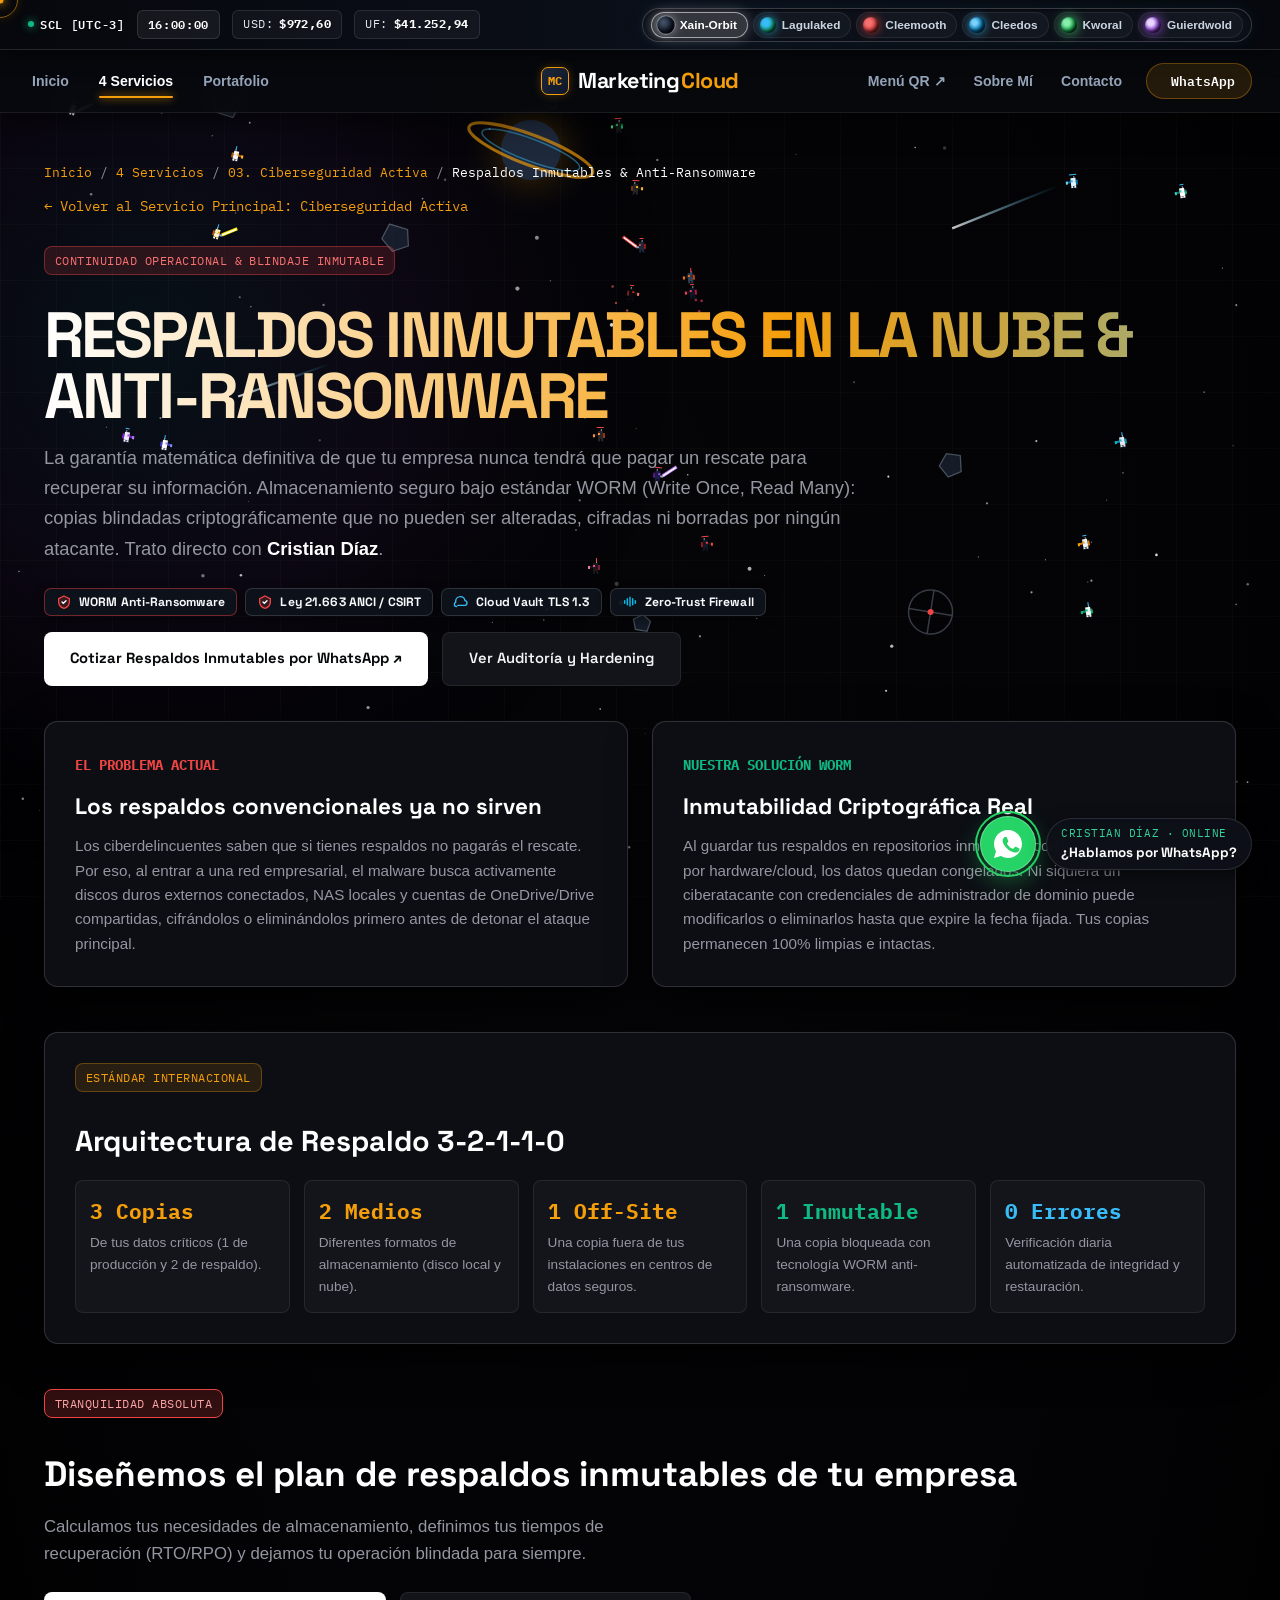
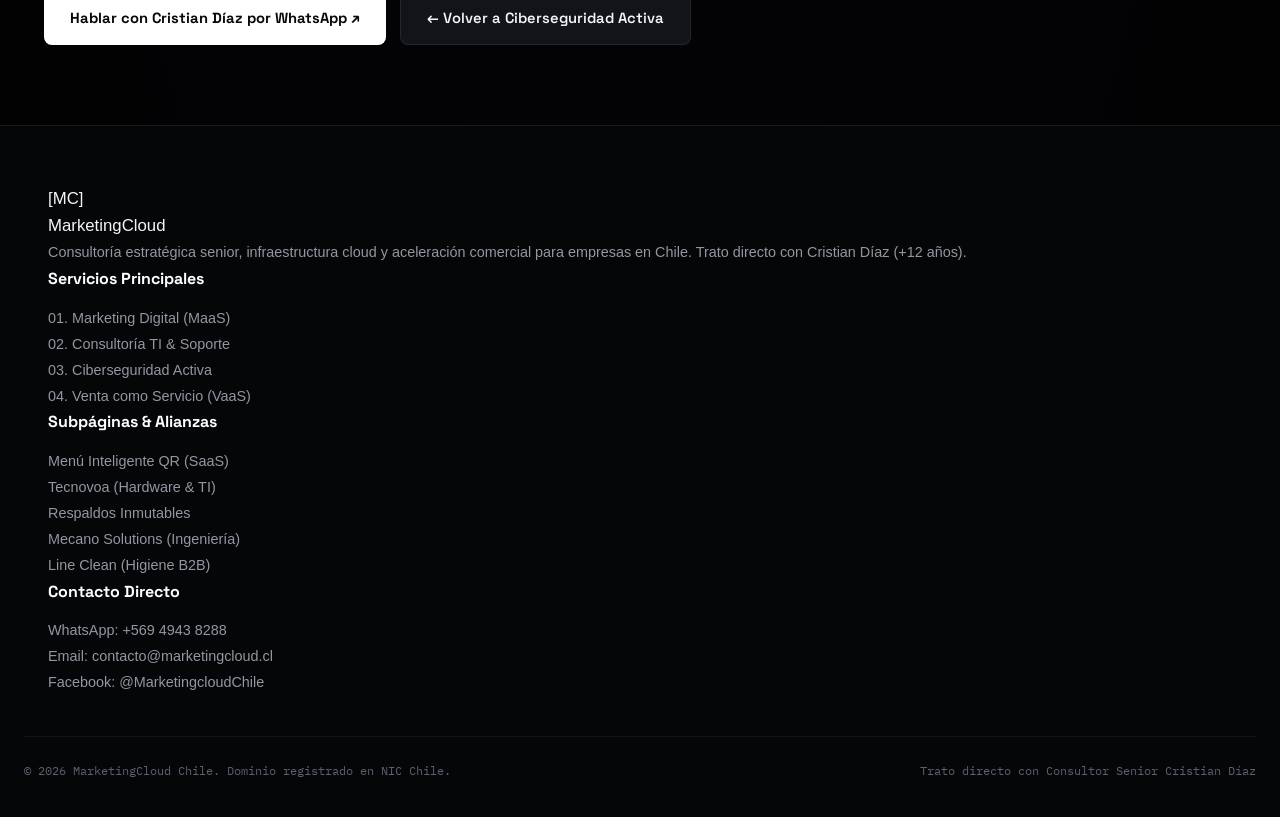
<file: ciberseguridad-respaldos.html>
<!DOCTYPE html>
<html lang="es-CL">
<head>
  <meta charset="UTF-8">
  <meta name="viewport" content="width=device-width, initial-scale=1.0">

  <!-- Primary Meta Tags -->
  <title>Respaldos Inmutables en la Nube & Anti-Ransomware | MarketingCloud Chile</title>
  <meta name="title" content="Respaldos Inmutables en la Nube & Anti-Ransomware | MarketingCloud Chile">
  <meta name="description" content="Solución de respaldos inmutables en la nube con estándar WORM (Write Once, Read Many). Garantía total contra cifrado de ransomware y recuperación de desastres (DRaaS).">
  <link rel="canonical" href="https://crdiazu.github.io/marketingcloud-cl/ciberseguridad-respaldos.html">
  <meta name="robots" content="index, follow">

  <!-- Favicon & Icons -->
  <link rel="icon" type="image/x-icon" href="favicon.ico">
  <link rel="icon" type="image/png" sizes="64x64" href="favicon.png">
  <link rel="apple-touch-icon" href="favicon.png">

  <!-- Open Graph / Facebook / WhatsApp -->
  <meta property="og:type" content="website">
  <meta property="og:url" content="https://crdiazu.github.io/marketingcloud-cl/ciberseguridad-respaldos.html">
  <meta property="og:site_name" content="MarketingCloud Chile">
  <meta property="og:title" content="Respaldos Inmutables en la Nube & Anti-Ransomware | MarketingCloud Chile">
  <meta property="og:description" content="Solución de respaldos inmutables en la nube con estándar WORM (Write Once, Read Many). Garantía total contra cifrado de ransomware y recuperación de desastres (DRaaS).">
  <meta property="og:image" content="https://crdiazu.github.io/marketingcloud-cl/og-image.jpg">
  <meta property="og:image:secure_url" content="https://crdiazu.github.io/marketingcloud-cl/og-image.jpg">
  <meta property="og:image:type" content="image/jpeg">
  <meta property="og:image:width" content="1200">
  <meta property="og:image:height" content="630">
  <meta property="og:image:alt" content="Respaldos Inmutables en la Nube & Anti-Ransomware | MarketingCloud Chile">
  <meta property="og:locale" content="es_CL">

  <!-- Twitter / X -->
  <meta name="twitter:card" content="summary_large_image">
  <meta name="twitter:url" content="https://crdiazu.github.io/marketingcloud-cl/ciberseguridad-respaldos.html">
  <meta name="twitter:title" content="Respaldos Inmutables en la Nube & Anti-Ransomware | MarketingCloud Chile">
  <meta name="twitter:description" content="Solución de respaldos inmutables en la nube con estándar WORM (Write Once, Read Many). Garantía total contra cifrado de ransomware y recuperación de desastres (DRaaS).">
  <meta name="twitter:image" content="https://crdiazu.github.io/marketingcloud-cl/og-image.jpg">
  
  <!-- SEO GEO Chile -->
  <meta name="geo.region" content="CL-RM">
  <meta name="geo.placename" content="Santiago, Chile">
  <meta name="geo.position" content="-33.4489;-70.6693">
  <meta name="ICBM" content="-33.4489, -70.6693">

  <link rel="preconnect" href="https://fonts.googleapis.com">
  <link rel="preconnect" href="https://fonts.gstatic.com" crossorigin>
  <link href="https://fonts.googleapis.com/css2?family=Space+Grotesk:wght@400;500;600;700;800;900&family=Inter:wght@400;500;600;700&family=IBM+Plex+Mono:wght@400;500;600;700&display=swap" rel="stylesheet">
  <link rel="stylesheet" href="css/style.css">
</head>
<body>

  <!-- CANVAS ESPACIAL DE FONDO -->
  <canvas id="nebula-canvas"></canvas>
  <div class="grid-bg" aria-hidden="true"></div>

  <!-- CURSOR RETICULAR ESPACIAL -->
  <div class="cursor-dot" id="cursor-dot" aria-hidden="true"></div>
  <div class="cursor-ring" id="cursor-ring" aria-hidden="true"></div>

  <!-- BARRA DE ESTUDIO CON RELOJ, DÓLAR, UF Y SELECTOR DE ENTORNOS PLANETARIOS -->
  <aside class="studio-bar" aria-label="Información de mercado y controles de física">
    <div class="studio-bar-inner">
      <div class="studio-bar-left">
        <span style="display: inline-flex; align-items: center; gap: 6px; color: #FFFFFF; font-weight: 600;">
          <span style="width: 6px; height: 6px; border-radius: 50%; background: #10B981; box-shadow: 0 0 8px #10B981;"></span>
          SCL [UTC-3]
        </span>
        <span class="timecode-live" id="live-timecode">00:00:00</span>
        
        <!-- INDICADORES ECONÓMICOS CHILE EN VIVO -->
        <span class="finance-badge" title="Valor oficial Dólar Observado en Chile">
          USD: <strong id="val-dolar">$972,60</strong>
        </span>
        <span class="finance-badge" title="Valor oficial Unidad de Fomento">
          UF: <strong id="val-uf">$41.252,94</strong>
        </span>
      </div>

      <div class="studio-bar-right">
                <!-- SELECTOR DE PLANETAS (XAIN'D SLEENA 1986 ARCADE EDITION) -->
        <div class="gravity-selector-bar">
          <span class="gravity-label">Xain'd Sleena:</span>
          <button class="gravity-btn active" data-mode="espacio" title="Xain-Orbit: Espacio Zero-G, Saturno, asteroides y cometas [Tecla 1 o E]">
            <span class="planet-sphere sphere-espacio"></span>
            <span>Xain-Orbit</span>
          </button>
          <button class="gravity-btn" data-mode="tierra" title="Lagulaked: Planeta Selva Verde Jade, montañas, árboles y viento [Tecla 2 o L]">
            <span class="planet-sphere sphere-tierra"></span>
            <span>Lagulaked</span>
          </button>
          <button class="gravity-btn" data-mode="deimos" title="Cleemooth: Planeta Cañón Rojo Carmesí, rocas flotantes y tormenta [Tecla 3 o C]">
            <span class="planet-sphere sphere-deimos sphere-marte"></span>
            <span>Cleemooth</span>
          </button>
          <button class="gravity-btn" data-mode="agua" title="Cleedos: Planeta Océano Azul Abisal, arrecifes, algas y peces [Tecla 4 o A]">
            <span class="planet-sphere sphere-agua"></span>
            <span>Cleedos</span>
          </button>
          <button class="gravity-btn" data-mode="plasma" title="Kworal: Planeta Reactor Verde Neón, magma, ondas y rayos de plasma [Tecla 5 o K]">
            <span class="planet-sphere sphere-plasma"></span>
            <span>Kworal</span>
          </button>
          <button class="gravity-btn" data-mode="cuantico" title="Guierdwold: Planeta Cristal Púrpura, auroras y prismas cuánticos [Tecla 6 o G]">
            <span class="planet-sphere sphere-cuantico"></span>
            <span>Guierdwold</span>
          </button>
        </div>
      </div>
    </div>
  </aside>

  <!-- CABECERA SUPERIOR MÓVIL (LOGO CENTRADO + ESTADO + BOTÓN PLANETA) -->
  <header class="mobile-top-bar" aria-label="Identidad móvil y selector de entorno">
    <div class="mobile-top-inner">
      <span class="mobile-status-dot" title="Santiago de Chile Online"></span>
      <a href="index.html" class="brand-link">
        <span class="brand-badge-icon">MC</span>
        <span class="brand-name">Marketing<span>Cloud</span></span>
      </a>
      <button class="mobile-planet-pill" id="mobile-planet-btn" aria-label="Cambiar entorno planetario">
        🌌 Xain-Orbit
      </button>
    </div>
  </header>

  <!-- CABECERA PRINCIPAL ATRACTIVA CON LOGO AL CENTRO Y MENÚ STICKY AL BAJAR -->
  <nav class="main-nav" aria-label="Navegación principal">
    <div class="nav-container">
      <!-- Columna Izquierda: Menús -->
      <div class="nav-col-left">
        <a href="index.html" class="nav-menu-link">
          <svg class="nav-tab-icon" viewBox="0 0 24 24" width="18" height="18" fill="none" stroke="currentColor" stroke-width="2"><path d="M3 12l9-9 9 9M5 10v10a1 1 0 001 1h4v-6h4v6h4a1 1 0 001-1V10"/></svg>
          <span>Inicio</span>
        </a>
        <a href="servicios.html" class="nav-menu-link active">
          <svg class="nav-tab-icon" viewBox="0 0 24 24" width="18" height="18" fill="none" stroke="currentColor" stroke-width="2"><rect x="3" y="3" width="7" height="7" rx="1"/><rect x="14" y="3" width="7" height="7" rx="1"/><rect x="14" y="14" width="7" height="7" rx="1"/><rect x="3" y="14" width="7" height="7" rx="1"/></svg>
          <span>4 Servicios</span>
        </a>
        <a href="portafolio.html" class="nav-menu-link">
          <svg class="nav-tab-icon" viewBox="0 0 24 24" width="18" height="18" fill="none" stroke="currentColor" stroke-width="2"><rect x="2" y="7" width="20" height="14" rx="2"/><path d="M16 7V5a2 2 0 00-2-2h-4a2 2 0 00-2 2v2"/></svg>
          <span>Portafolio</span>
        </a>
      </div>

      <!-- Columna Centro: LOGO DESTACADO AL CENTRO -->
      <div class="nav-col-center">
        <a href="index.html" class="brand-link" title="MarketingCloud Chile · Ir a Inicio">
          <span class="brand-badge-icon">MC</span>
          <span class="brand-name">Marketing<span>Cloud</span></span>
        </a>
      </div>

      <!-- Columna Derecha: Menús + CTA Directo -->
      <div class="nav-col-right">
        <a href="https://menu-inteligente-mc.vercel.app/" target="_blank" rel="noopener" class="nav-menu-link" title="Producto Destacado de Marketing Digital">
          <span>Menú QR ↗</span>
        </a>
        <a href="sobre-mi.html" class="nav-menu-link">
          <svg class="nav-tab-icon" viewBox="0 0 24 24" width="18" height="18" fill="none" stroke="currentColor" stroke-width="2"><path d="M20 21v-2a4 4 0 00-4-4H8a4 4 0 00-4 4v2"/><circle cx="12" cy="7" r="4"/></svg>
          <span>Sobre Mí</span>
        </a>
        <a href="contacto.html" class="nav-menu-link">
          <svg class="nav-tab-icon" viewBox="0 0 24 24" width="18" height="18" fill="none" stroke="currentColor" stroke-width="2"><path d="M21 15a2 2 0 01-2 2H7l-4 4V5a2 2 0 012-2h14a2 2 0 012 2z"/></svg>
          <span>Contacto</span>
        </a>
        <a class="nav-cta-btn" href="https://wa.me/56949438288?text=Hola%20Cristian,%20me%20gustar%C3%ADa%20conversar%20sobre%20mi%20empresa" target="_blank" rel="noopener">
          <span class="pulse-dot"></span>
          <span>WhatsApp</span>
        </a>
      </div>
    </div>
  </nav>


  <main class="wrap" style="padding-top: 125px;">

    <!-- BREADCRUMBS -->
    <div style="padding: 20px 0 10px; font-family: var(--font-mono); font-size: 0.82rem; color: var(--text-muted);">
      <a href="index.html" style="color: var(--accent);">Inicio</a> / 
      <a href="servicios.html" style="color: var(--accent);">4 Servicios</a> / 
      <a href="servicio-ciberseguridad.html" style="color: var(--accent);">03. Ciberseguridad Activa</a> / 
      <span style="color: #FFFFFF;">Respaldos Inmutables & Anti-Ransomware</span>
    </div>

    <div style="margin-bottom: 16px;">
      <a href="servicio-ciberseguridad.html" style="display: inline-flex; align-items: center; gap: 6px; font-family: var(--font-mono); font-size: 0.85rem; color: var(--accent); text-decoration: none;">
        ← Volver al Servicio Principal: Ciberseguridad Activa
      </a>
    </div>

    <!-- HERO SUBPÁGINA -->
    <section style="padding: 10px 0 35px;">
      <span class="chip" style="background: rgba(239, 68, 68, 0.15); border: 1px solid rgba(239, 68, 68, 0.4); color: #F87171;">CONTINUIDAD OPERACIONAL & BLINDAJE INMUTABLE</span>
      <h1 class="chroma-title" style="margin: 14px 0 16px; font-size: clamp(2.3rem, 5vw, 4rem);">
        RESPALDOS INMUTABLES EN LA NUBE & ANTI-RANSOMWARE
      </h1>
      <p style="font-size: 1.15rem; color: var(--text-muted); max-width: 820px; line-height: 1.65; margin-bottom: 24px;">
        La garantía matemática definitiva de que tu empresa nunca tendrá que pagar un rescate para recuperar su información. Almacenamiento seguro bajo estándar WORM (Write Once, Read Many): copias blindadas criptográficamente que no pueden ser alteradas, cifradas ni borradas por ningún atacante. Trato directo con <strong style="color: #FFFFFF;">Cristian Díaz</strong>.
      </p>

            <div class="brand-logo-strip">
              <a href="ciberseguridad-respaldos.html" class="brand-logo-badge" style="border-color: rgba(239,68,68,0.45);"><svg viewBox="0 0 24 24" fill="none"><path d="M12 3L20 7V12C20 16.5 16.5 20.3 12 21.5C7.5 20.3 4 16.5 4 12V7L12 3Z" stroke="#EF4444" stroke-width="2" fill="rgba(239,68,68,0.18)"/><path d="M9 12L11 14L15 10" stroke="#FFFFFF" stroke-width="2" stroke-linecap="round"/></svg><span>WORM Anti-Ransomware</span></a>
              <span class="brand-logo-badge"><svg viewBox="0 0 24 24" fill="none"><path d="M12 3L20 7V12C20 16.5 16.5 20.3 12 21.5C7.5 20.3 4 16.5 4 12V7L12 3Z" stroke="#EF4444" stroke-width="2" fill="rgba(239,68,68,0.18)"/><path d="M9 12L11 14L15 10" stroke="#FFFFFF" stroke-width="2" stroke-linecap="round"/></svg><span>Ley 21.663 ANCI / CSIRT</span></span>
              <span class="brand-logo-badge"><svg viewBox="0 0 24 24" fill="none"><path d="M7 17H17.5C19.5 17 21 15.5 21 13.5C21 11.7 19.7 10.2 18 10C17.4 6.6 14.5 4 11 4C7.1 4 4 7.1 4 11C4 11.4 4 11.8 4.1 12.1C2.9 12.8 2 14 2 15.5C2 17.4 3.6 19 5.5 19" stroke="#38BDF8" stroke-width="2" stroke-linecap="round"/></svg><span>Cloud Vault TLS 1.3</span></span>
              <span class="brand-logo-badge"><svg viewBox="0 0 24 24" fill="none"><path d="M4 14V10M8 16V7M12 18V5M16 16V7M20 14V10" stroke="#00BCEB" stroke-width="2.2" stroke-linecap="round"/></svg><span>Zero-Trust Firewall</span></span>
            </div>

      <div style="display: flex; gap: 14px; flex-wrap: wrap;">
        <a class="btn-primary" href="https://wa.me/56949438288?text=Hola%20Cristian,%20quiero%20implementar%20Respaldos%20Inmutables%20en%20la%20nube%20para%20mi%20empresa" target="_blank" rel="noopener">
          Cotizar Respaldos Inmutables por WhatsApp ↗
        </a>
        <a class="btn-secondary" href="servicio-ciberseguridad.html">
          Ver Auditoría y Hardening
        </a>
      </div>
    </section>

    <!-- ¿POR QUÉ FALLAN LOS RESPALDOS TRADICIONALES? -->
    <section style="margin-bottom: 45px;">
      <div style="display: grid; grid-template-columns: repeat(auto-fit, minmax(300px, 1fr)); gap: 24px;">
        <article class="tile" style="border-left: 4px solid #EF4444; background: #0C0E14 !important;">
          <div class="card-content-layer">
            <span style="font-family: var(--font-mono); color: #EF4444; font-weight: 700; font-size: 0.85rem;">EL PROBLEMA ACTUAL</span>
            <h3 style="font-family: var(--font-display); font-size: 1.4rem; color: #FFFFFF; margin: 10px 0;">
              Los respaldos convencionales ya no sirven
            </h3>
            <p style="color: var(--text-muted); font-size: 0.95rem; line-height: 1.6;">
              Los ciberdelincuentes saben que si tienes respaldos no pagarás el rescate. Por eso, al entrar a una red empresarial, el malware busca activamente discos duros externos conectados, NAS locales y cuentas de OneDrive/Drive compartidas, cifrándolos o eliminándolos primero antes de detonar el ataque principal.
            </p>
          </div>
        </article>

        <article class="tile" style="border-left: 4px solid #10B981; background: #0C0E14 !important;">
          <div class="card-content-layer">
            <span style="font-family: var(--font-mono); color: #10B981; font-weight: 700; font-size: 0.85rem;">NUESTRA SOLUCIÓN WORM</span>
            <h3 style="font-family: var(--font-display); font-size: 1.4rem; color: #FFFFFF; margin: 10px 0;">
              Inmutabilidad Criptográfica Real
            </h3>
            <p style="color: var(--text-muted); font-size: 0.95rem; line-height: 1.6;">
              Al guardar tus respaldos en repositorios inmutables con retención forzada por hardware/cloud, los datos quedan congelados. Ni siquiera un ciberatacante con credenciales de administrador de dominio puede modificarlos o eliminarlos hasta que expire la fecha fijada. Tus copias permanecen 100% limpias e intactas.
            </p>
          </div>
        </article>
      </div>
    </section>

    <!-- LA REGLA DE ORO 3-2-1-1-0 -->
    <section style="margin-bottom: 45px;">
      <article class="tile col-12" style="position: relative; background: #0C0E14 !important;">
        <div class="card-content-layer">
          <span class="chip chip-accent">ESTÁNDAR INTERNACIONAL</span>
          <h2 style="font-family: var(--font-display); font-size: 1.8rem; color: #FFFFFF; margin: 10px 0 16px;">
            Arquitectura de Respaldo 3-2-1-1-0
          </h2>
          <div style="display: grid; grid-template-columns: repeat(auto-fit, minmax(200px, 1fr)); gap: 14px;">
            <div style="background: rgba(255,255,255,0.03); border: 1px solid var(--border); padding: 14px; border-radius: 8px;">
              <strong style="color: var(--accent); font-family: var(--font-mono); font-size: 1.3rem;">3 Copias</strong>
              <p style="font-size: 0.85rem; color: var(--text-muted); margin-top: 4px;">De tus datos críticos (1 de producción y 2 de respaldo).</p>
            </div>
            <div style="background: rgba(255,255,255,0.03); border: 1px solid var(--border); padding: 14px; border-radius: 8px;">
              <strong style="color: var(--accent); font-family: var(--font-mono); font-size: 1.3rem;">2 Medios</strong>
              <p style="font-size: 0.85rem; color: var(--text-muted); margin-top: 4px;">Diferentes formatos de almacenamiento (disco local y nube).</p>
            </div>
            <div style="background: rgba(255,255,255,0.03); border: 1px solid var(--border); padding: 14px; border-radius: 8px;">
              <strong style="color: var(--accent); font-family: var(--font-mono); font-size: 1.3rem;">1 Off-Site</strong>
              <p style="font-size: 0.85rem; color: var(--text-muted); margin-top: 4px;">Una copia fuera de tus instalaciones en centros de datos seguros.</p>
            </div>
            <div style="background: rgba(255,255,255,0.03); border: 1px solid var(--border); padding: 14px; border-radius: 8px;">
              <strong style="color: #10B981; font-family: var(--font-mono); font-size: 1.3rem;">1 Inmutable</strong>
              <p style="font-size: 0.85rem; color: var(--text-muted); margin-top: 4px;">Una copia bloqueada con tecnología WORM anti-ransomware.</p>
            </div>
            <div style="background: rgba(255,255,255,0.03); border: 1px solid var(--border); padding: 14px; border-radius: 8px;">
              <strong style="color: #38BDF8; font-family: var(--font-mono); font-size: 1.3rem;">0 Errores</strong>
              <p style="font-size: 0.85rem; color: var(--text-muted); margin-top: 4px;">Verificación diaria automatizada de integridad y restauración.</p>
            </div>
          </div>
        </div>
      </article>
    </section>

    <!-- BANNER FINAL -->
    <section style="margin-bottom: 60px;">
      <div class="cta-banner" style="position: relative; overflow: hidden;">
        <span class="chip" style="background: rgba(239, 68, 68, 0.2); color: #FCA5A5; border: 1px solid #EF4444;">TRANQUILIDAD ABSOLUTA</span>
        <h2 style="font-family: var(--font-display); font-size: 2.2rem; color: #FFFFFF; margin: 12px 0;">
          Diseñemos el plan de respaldos inmutables de tu empresa
        </h2>
        <p style="font-size: 1.05rem; color: var(--text-muted); max-width: 650px; margin-bottom: 24px;">
          Calculamos tus necesidades de almacenamiento, definimos tus tiempos de recuperación (RTO/RPO) y dejamos tu operación blindada para siempre.
        </p>
        <div style="display: flex; gap: 14px; flex-wrap: wrap;">
          <a class="btn-primary" href="https://wa.me/56949438288?text=Hola%20Cristian,%20quiero%20cotizar%20un%20sistema%20de%20Respaldos%20Inmutables%20en%20la%20nube" target="_blank" rel="noopener">
            Hablar con Cristian Díaz por WhatsApp ↗
          </a>
          <a class="btn-secondary" href="servicio-ciberseguridad.html">
            ← Volver a Ciberseguridad Activa
          </a>
        </div>
      </div>
    </section>

  </main>

  <!-- FOOTER PRINCIPAL -->
  <footer class="main-footer">
    <div class="wrap foot-grid">
      <div class="footer-col foot-brand">
        <div class="brand">
          <div class="brand-badge">[MC]</div>
          <div class="brand-title">Marketing<span>Cloud</span></div>
        </div>
        <p>
          Consultoría estratégica senior, infraestructura cloud y aceleración comercial para empresas en Chile. Trato directo con Cristian Díaz (+12 años).
        </p>
      </div>

      <div class="footer-col">
        <h5>Servicios Principales</h5>
        <a href="servicio-marketing-digital.html">01. Marketing Digital (MaaS)</a>
        <a href="servicio-consultoria-ti.html">02. Consultoría TI & Soporte</a>
        <a href="servicio-ciberseguridad.html">03. Ciberseguridad Activa</a>
        <a href="servicio-venta-b2b.html">04. Venta como Servicio (VaaS)</a>
      </div>

      <div class="footer-col">
        <h5>Subpáginas & Alianzas</h5>
        <a href="menu-inteligente.html">Menú Inteligente QR (SaaS)</a>
        <a href="tecnovoa.html">Tecnovoa (Hardware & TI)</a>
        <a href="ciberseguridad-respaldos.html">Respaldos Inmutables</a>
        <a href="cliente-mecano-solutions.html">Mecano Solutions (Ingeniería)</a>
        <a href="cliente-line-clean.html">Line Clean (Higiene B2B)</a>
      </div>

      <div class="footer-col">
        <h5>Contacto Directo</h5>
        <a href="https://wa.me/56949438288" target="_blank" rel="noopener">WhatsApp: +569 4943 8288</a>
        <a href="mailto:contacto@marketingcloud.cl">Email: contacto@marketingcloud.cl</a>
        <a href="https://web.facebook.com/MarketingcloudChile/" target="_blank" rel="noopener">Facebook: @MarketingcloudChile</a>
      </div>
    </div>
    
    <div class="foot-bottom">
      <div>© 2026 MarketingCloud Chile. Dominio registrado en NIC Chile.</div>
      <div>Trato directo con Consultor Senior Cristian Díaz</div>
    </div>
  </footer>

  <!-- TOAST FLOTANTE -->
  <div class="physics-hud-toast" id="physics-hud-toast" aria-live="polite"></div>

  <!-- GLOBO FLOTANTE DE WHATSAPP -->
  <a href="https://wa.me/56949438288?text=Hola%20Cristian,%20vi%20tu%20sitio%20MarketingCloud%20y%20me%20gustar%C3%ADa%20hacer%20una%20consulta." 
     class="whatsapp-float-bubble" 
     target="_blank" 
     rel="noopener noreferrer" 
     aria-label="Contactar a Cristian Díaz por WhatsApp">
    <div class="whatsapp-bubble-inner">
      <span class="whatsapp-pulse-ring" aria-hidden="true"></span>
      <svg class="whatsapp-svg-icon" viewBox="0 0 32 32" fill="none" xmlns="http://www.w3.org/2000/svg" aria-hidden="true">
        <path fill-rule="evenodd" clip-rule="evenodd" d="M16 2C8.268 2 2 8.268 2 16c0 2.652.738 5.132 2.022 7.262L2 30l6.942-1.996A13.926 13.926 0 0016 30c7.732 0 14-6.268 14-14S23.732 2 16 2zm-1.07 7.74c-.31-.69-.636-.704-.93-.717-.24-.01-.516-.01-.792-.01-.276 0-.724.103-1.103.517-.38.413-1.448 1.413-1.448 3.447s1.482 3.998 1.689 4.274c.207.276 2.87 4.599 7.07 6.257 3.49 1.378 4.2 1.103 4.958 1.034.758-.069 2.447-1 2.792-1.965.345-.965.345-1.792.241-1.965-.103-.172-.379-.276-.793-.482-.413-.207-2.447-1.206-2.826-1.344-.38-.138-.655-.207-.93.207-.276.413-1.069 1.344-1.31 1.62-.241.275-.483.31-.896.103-.414-.207-1.748-.644-3.33-2.054-1.23-1.097-2.062-2.453-2.303-2.866-.241-.414-.026-.638.181-.844.186-.186.414-.482.62-.723.207-.242.276-.414.414-.69.138-.275.069-.517-.034-.723-.104-.207-.905-2.247-1.27-3.056z" fill="white"/>
      </svg>
    </div>
    <span class="whatsapp-bubble-tooltip">
      <small>Cristian Díaz · Online</small>
      <strong>¿Hablamos por WhatsApp?</strong>
    </span>
  </a>

  <script src="js/engine.js"></script>
</body>
</html>
</file>
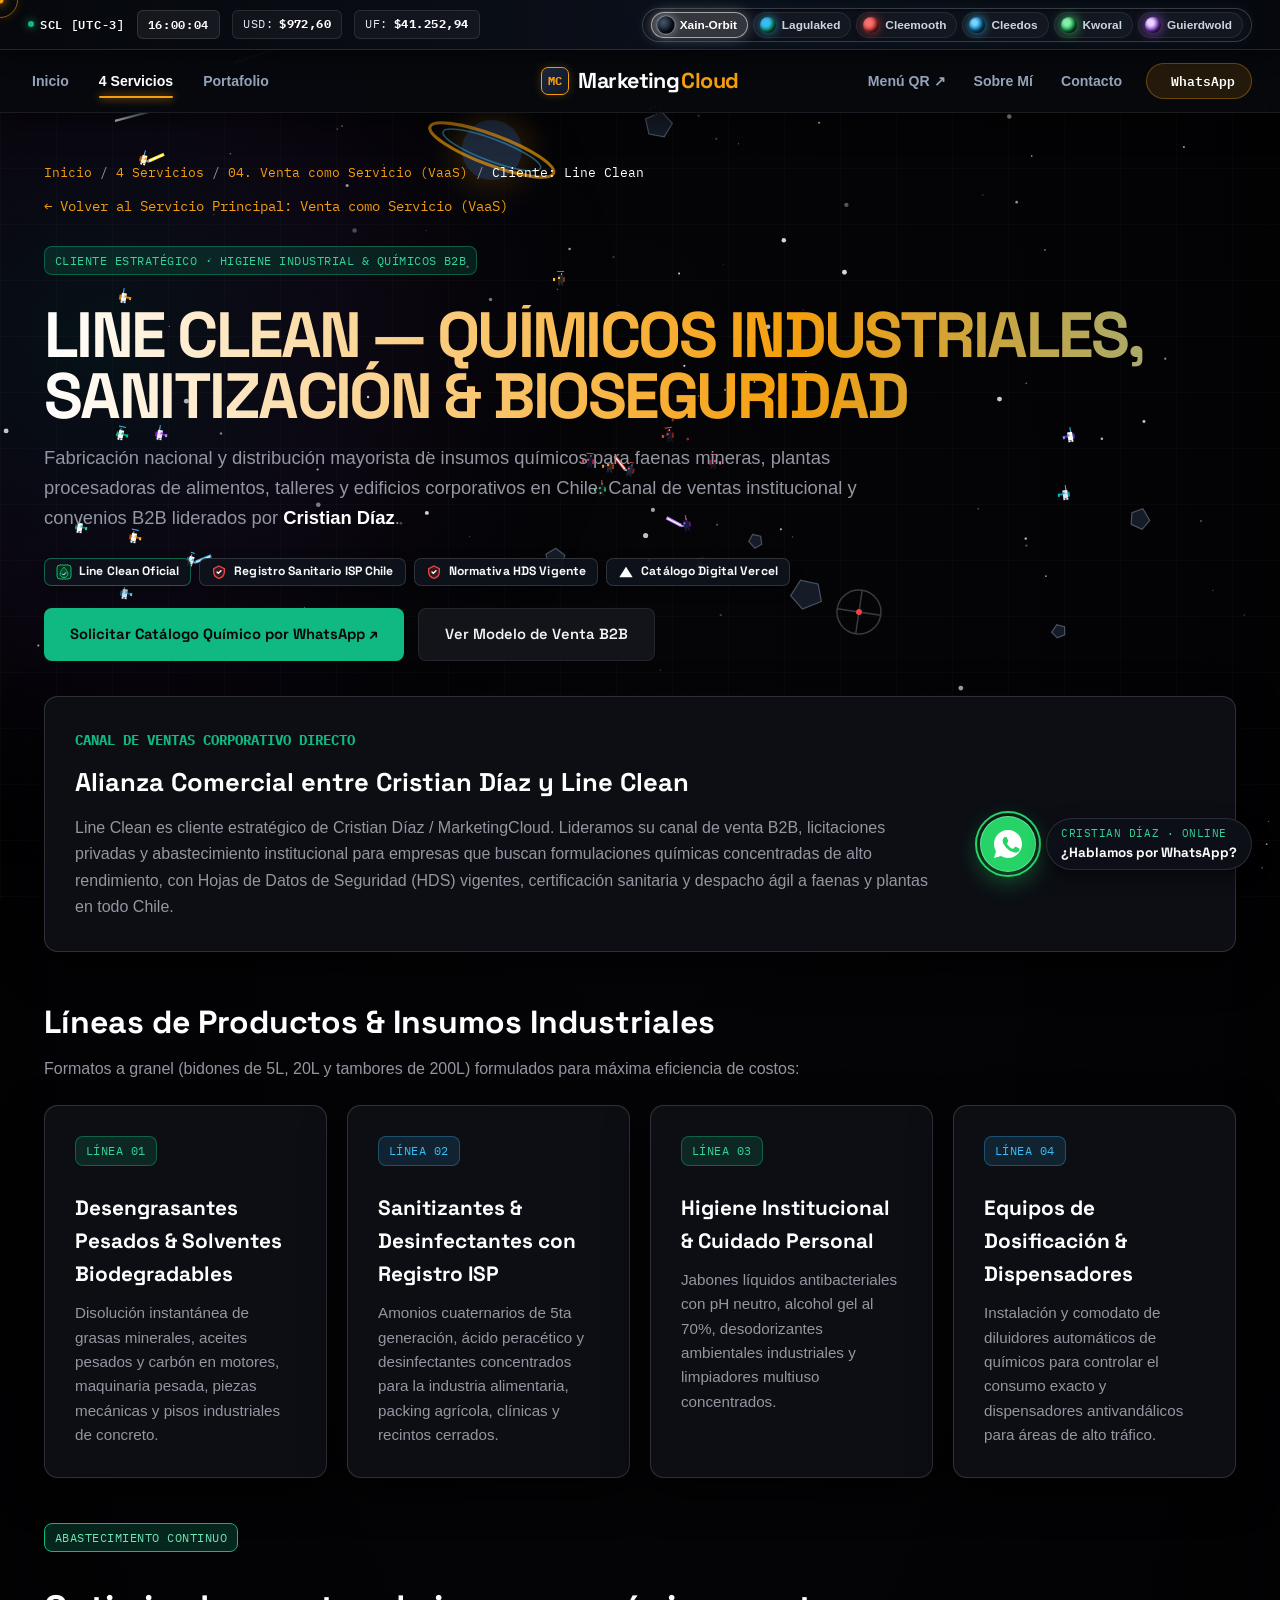
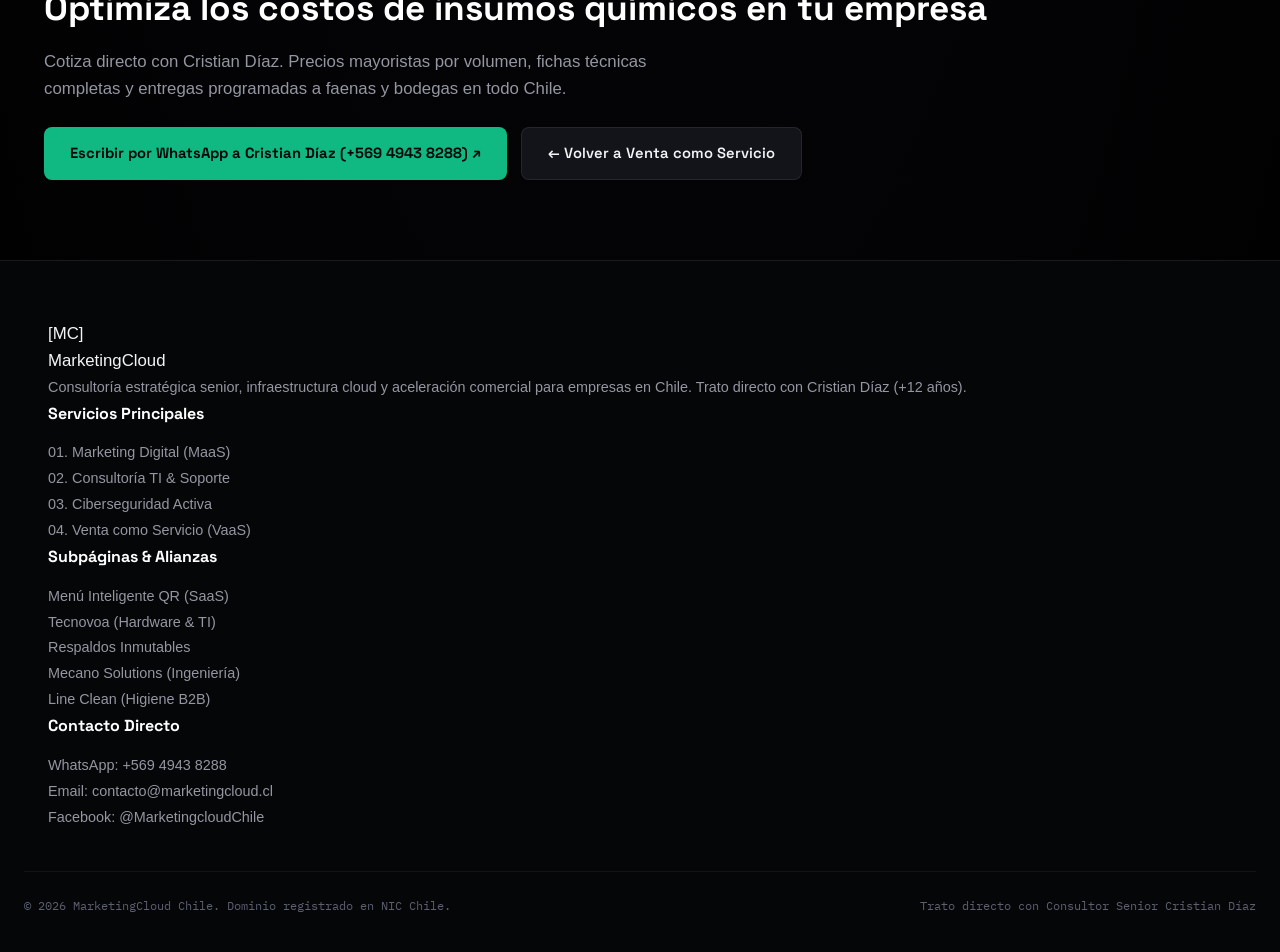
<file: cliente-line-clean.html>
<!DOCTYPE html>
<html lang="es-CL">
<head>
  <meta charset="UTF-8">
  <meta name="viewport" content="width=device-width, initial-scale=1.0">

  <!-- Primary Meta Tags -->
  <title>Line Clean | Químicos Industriales, Sanitización & Bioseguridad | MarketingCloud Chile</title>
  <meta name="title" content="Line Clean | Químicos Industriales, Sanitización & Bioseguridad | MarketingCloud Chile">
  <meta name="description" content="Line Clean: Fabricación y venta mayorista de desengrasantes, sanitizantes ISP e higiene industrial en Chile. Canal de ventas B2B gestionado por Cristian Díaz.">
  <link rel="canonical" href="https://crdiazu.github.io/marketingcloud-cl/cliente-line-clean.html">
  <meta name="robots" content="index, follow">

  <!-- Favicon & Icons -->
  <link rel="icon" type="image/x-icon" href="favicon.ico">
  <link rel="icon" type="image/png" sizes="64x64" href="favicon.png">
  <link rel="apple-touch-icon" href="favicon.png">

  <!-- Open Graph / Facebook / WhatsApp -->
  <meta property="og:type" content="website">
  <meta property="og:url" content="https://crdiazu.github.io/marketingcloud-cl/cliente-line-clean.html">
  <meta property="og:site_name" content="MarketingCloud Chile">
  <meta property="og:title" content="Line Clean | Químicos Industriales, Sanitización & Bioseguridad | MarketingCloud Chile">
  <meta property="og:description" content="Line Clean: Fabricación y venta mayorista de desengrasantes, sanitizantes ISP e higiene industrial en Chile. Canal de ventas B2B gestionado por Cristian Díaz.">
  <meta property="og:image" content="https://crdiazu.github.io/marketingcloud-cl/og-image.jpg">
  <meta property="og:image:secure_url" content="https://crdiazu.github.io/marketingcloud-cl/og-image.jpg">
  <meta property="og:image:type" content="image/jpeg">
  <meta property="og:image:width" content="1200">
  <meta property="og:image:height" content="630">
  <meta property="og:image:alt" content="Line Clean | Químicos Industriales, Sanitización & Bioseguridad | MarketingCloud Chile">
  <meta property="og:locale" content="es_CL">

  <!-- Twitter / X -->
  <meta name="twitter:card" content="summary_large_image">
  <meta name="twitter:url" content="https://crdiazu.github.io/marketingcloud-cl/cliente-line-clean.html">
  <meta name="twitter:title" content="Line Clean | Químicos Industriales, Sanitización & Bioseguridad | MarketingCloud Chile">
  <meta name="twitter:description" content="Line Clean: Fabricación y venta mayorista de desengrasantes, sanitizantes ISP e higiene industrial en Chile. Canal de ventas B2B gestionado por Cristian Díaz.">
  <meta name="twitter:image" content="https://crdiazu.github.io/marketingcloud-cl/og-image.jpg">
  
  <!-- SEO GEO Chile -->
  <meta name="geo.region" content="CL-RM">
  <meta name="geo.placename" content="Santiago, Chile">
  <meta name="geo.position" content="-33.4489;-70.6693">
  <meta name="ICBM" content="-33.4489, -70.6693">

  <link rel="preconnect" href="https://fonts.googleapis.com">
  <link rel="preconnect" href="https://fonts.gstatic.com" crossorigin>
  <link href="https://fonts.googleapis.com/css2?family=Space+Grotesk:wght@400;500;600;700;800;900&family=Inter:wght@400;500;600;700&family=IBM+Plex+Mono:wght@400;500;600;700&display=swap" rel="stylesheet">
  <link rel="stylesheet" href="css/style.css">
</head>
<body>

  <!-- CANVAS ESPACIAL DE FONDO -->
  <canvas id="nebula-canvas"></canvas>
  <div class="grid-bg" aria-hidden="true"></div>

  <!-- CURSOR RETICULAR ESPACIAL -->
  <div class="cursor-dot" id="cursor-dot" aria-hidden="true"></div>
  <div class="cursor-ring" id="cursor-ring" aria-hidden="true"></div>

  <!-- BARRA DE ESTUDIO CON RELOJ, DÓLAR, UF Y SELECTOR DE ENTORNOS PLANETARIOS -->
  <aside class="studio-bar" aria-label="Información de mercado y controles de física">
    <div class="studio-bar-inner">
      <div class="studio-bar-left">
        <span style="display: inline-flex; align-items: center; gap: 6px; color: #FFFFFF; font-weight: 600;">
          <span style="width: 6px; height: 6px; border-radius: 50%; background: #10B981; box-shadow: 0 0 8px #10B981;"></span>
          SCL [UTC-3]
        </span>
        <span class="timecode-live" id="live-timecode">00:00:00</span>
        
        <!-- INDICADORES ECONÓMICOS CHILE EN VIVO -->
        <span class="finance-badge" title="Valor oficial Dólar Observado en Chile">
          USD: <strong id="val-dolar">$972,60</strong>
        </span>
        <span class="finance-badge" title="Valor oficial Unidad de Fomento">
          UF: <strong id="val-uf">$41.252,94</strong>
        </span>
      </div>

      <div class="studio-bar-right">
                <!-- SELECTOR DE PLANETAS (XAIN'D SLEENA 1986 ARCADE EDITION) -->
        <div class="gravity-selector-bar">
          <span class="gravity-label">Xain'd Sleena:</span>
          <button class="gravity-btn active" data-mode="espacio" title="Xain-Orbit: Espacio Zero-G, Saturno, asteroides y cometas [Tecla 1 o E]">
            <span class="planet-sphere sphere-espacio"></span>
            <span>Xain-Orbit</span>
          </button>
          <button class="gravity-btn" data-mode="tierra" title="Lagulaked: Planeta Selva Verde Jade, montañas, árboles y viento [Tecla 2 o L]">
            <span class="planet-sphere sphere-tierra"></span>
            <span>Lagulaked</span>
          </button>
          <button class="gravity-btn" data-mode="deimos" title="Cleemooth: Planeta Cañón Rojo Carmesí, rocas flotantes y tormenta [Tecla 3 o C]">
            <span class="planet-sphere sphere-deimos sphere-marte"></span>
            <span>Cleemooth</span>
          </button>
          <button class="gravity-btn" data-mode="agua" title="Cleedos: Planeta Océano Azul Abisal, arrecifes, algas y peces [Tecla 4 o A]">
            <span class="planet-sphere sphere-agua"></span>
            <span>Cleedos</span>
          </button>
          <button class="gravity-btn" data-mode="plasma" title="Kworal: Planeta Reactor Verde Neón, magma, ondas y rayos de plasma [Tecla 5 o K]">
            <span class="planet-sphere sphere-plasma"></span>
            <span>Kworal</span>
          </button>
          <button class="gravity-btn" data-mode="cuantico" title="Guierdwold: Planeta Cristal Púrpura, auroras y prismas cuánticos [Tecla 6 o G]">
            <span class="planet-sphere sphere-cuantico"></span>
            <span>Guierdwold</span>
          </button>
        </div>
      </div>
    </div>
  </aside>

  <!-- CABECERA SUPERIOR MÓVIL (LOGO CENTRADO + ESTADO + BOTÓN PLANETA) -->
  <header class="mobile-top-bar" aria-label="Identidad móvil y selector de entorno">
    <div class="mobile-top-inner">
      <span class="mobile-status-dot" title="Santiago de Chile Online"></span>
      <a href="index.html" class="brand-link">
        <span class="brand-badge-icon">MC</span>
        <span class="brand-name">Marketing<span>Cloud</span></span>
      </a>
      <button class="mobile-planet-pill" id="mobile-planet-btn" aria-label="Cambiar entorno planetario">
        🌌 Xain-Orbit
      </button>
    </div>
  </header>

  <!-- CABECERA PRINCIPAL ATRACTIVA CON LOGO AL CENTRO Y MENÚ STICKY AL BAJAR -->
  <nav class="main-nav" aria-label="Navegación principal">
    <div class="nav-container">
      <!-- Columna Izquierda: Menús -->
      <div class="nav-col-left">
        <a href="index.html" class="nav-menu-link">
          <svg class="nav-tab-icon" viewBox="0 0 24 24" width="18" height="18" fill="none" stroke="currentColor" stroke-width="2"><path d="M3 12l9-9 9 9M5 10v10a1 1 0 001 1h4v-6h4v6h4a1 1 0 001-1V10"/></svg>
          <span>Inicio</span>
        </a>
        <a href="servicios.html" class="nav-menu-link active">
          <svg class="nav-tab-icon" viewBox="0 0 24 24" width="18" height="18" fill="none" stroke="currentColor" stroke-width="2"><rect x="3" y="3" width="7" height="7" rx="1"/><rect x="14" y="3" width="7" height="7" rx="1"/><rect x="14" y="14" width="7" height="7" rx="1"/><rect x="3" y="14" width="7" height="7" rx="1"/></svg>
          <span>4 Servicios</span>
        </a>
        <a href="portafolio.html" class="nav-menu-link">
          <svg class="nav-tab-icon" viewBox="0 0 24 24" width="18" height="18" fill="none" stroke="currentColor" stroke-width="2"><rect x="2" y="7" width="20" height="14" rx="2"/><path d="M16 7V5a2 2 0 00-2-2h-4a2 2 0 00-2 2v2"/></svg>
          <span>Portafolio</span>
        </a>
      </div>

      <!-- Columna Centro: LOGO DESTACADO AL CENTRO -->
      <div class="nav-col-center">
        <a href="index.html" class="brand-link" title="MarketingCloud Chile · Ir a Inicio">
          <span class="brand-badge-icon">MC</span>
          <span class="brand-name">Marketing<span>Cloud</span></span>
        </a>
      </div>

      <!-- Columna Derecha: Menús + CTA Directo -->
      <div class="nav-col-right">
        <a href="https://menu-inteligente-mc.vercel.app/" target="_blank" rel="noopener" class="nav-menu-link" title="Producto Destacado de Marketing Digital">
          <span>Menú QR ↗</span>
        </a>
        <a href="sobre-mi.html" class="nav-menu-link">
          <svg class="nav-tab-icon" viewBox="0 0 24 24" width="18" height="18" fill="none" stroke="currentColor" stroke-width="2"><path d="M20 21v-2a4 4 0 00-4-4H8a4 4 0 00-4 4v2"/><circle cx="12" cy="7" r="4"/></svg>
          <span>Sobre Mí</span>
        </a>
        <a href="contacto.html" class="nav-menu-link">
          <svg class="nav-tab-icon" viewBox="0 0 24 24" width="18" height="18" fill="none" stroke="currentColor" stroke-width="2"><path d="M21 15a2 2 0 01-2 2H7l-4 4V5a2 2 0 012-2h14a2 2 0 012 2z"/></svg>
          <span>Contacto</span>
        </a>
        <a class="nav-cta-btn" href="https://wa.me/56949438288?text=Hola%20Cristian,%20me%20gustar%C3%ADa%20conversar%20sobre%20mi%20empresa" target="_blank" rel="noopener">
          <span class="pulse-dot"></span>
          <span>WhatsApp</span>
        </a>
      </div>
    </div>
  </nav>


  <main class="wrap" style="padding-top: 125px;">

    <!-- BREADCRUMBS -->
    <div style="padding: 20px 0 10px; font-family: var(--font-mono); font-size: 0.82rem; color: var(--text-muted);">
      <a href="index.html" style="color: var(--accent);">Inicio</a> / 
      <a href="servicios.html" style="color: var(--accent);">4 Servicios</a> / 
      <a href="servicio-venta-b2b.html" style="color: var(--accent);">04. Venta como Servicio (VaaS)</a> / 
      <span style="color: #FFFFFF;">Cliente: Line Clean</span>
    </div>

    <div style="margin-bottom: 16px;">
      <a href="servicio-venta-b2b.html" style="display: inline-flex; align-items: center; gap: 6px; font-family: var(--font-mono); font-size: 0.85rem; color: var(--accent); text-decoration: none;">
        ← Volver al Servicio Principal: Venta como Servicio (VaaS)
      </a>
    </div>

    <!-- HERO SUBPÁGINA -->
    <section style="padding: 10px 0 35px;">
      <span class="chip" style="background: rgba(16, 185, 129, 0.15); border: 1px solid rgba(16, 185, 129, 0.4); color: #34D399;">CLIENTE ESTRATÉGICO · HIGIENE INDUSTRIAL & QUÍMICOS B2B</span>
      <h1 class="chroma-title" style="margin: 14px 0 16px; font-size: clamp(2.3rem, 5vw, 4rem);">
        LINE CLEAN — QUÍMICOS INDUSTRIALES, SANITIZACIÓN & BIOSEGURIDAD
      </h1>
      <p style="font-size: 1.15rem; color: var(--text-muted); max-width: 820px; line-height: 1.65; margin-bottom: 24px;">
        Fabricación nacional y distribución mayorista de insumos químicos para faenas mineras, plantas procesadoras de alimentos, talleres y edificios corporativos en Chile. Canal de ventas institucional y convenios B2B liderados por <strong style="color: #FFFFFF;">Cristian Díaz</strong>.
      </p>

      
      <div class="brand-logo-strip" style="margin-bottom: 22px;">
        <span class="brand-logo-badge" style="border-color: rgba(16,185,129,0.5);"><svg viewBox="0 0 32 32" fill="none"><rect x="2" y="2" width="28" height="28" rx="6" fill="#052E16" stroke="#10B981" stroke-width="2"/><path d="M16 6C16 6 24 14.5 24 20C24 24.4 20.4 27 16 27C11.6 27 8 24.4 8 20C8 14.5 16 6 16 6Z" stroke="#10B981" stroke-width="2" fill="rgba(16,185,129,0.22)"/><path d="M13 20L15 22L19.5 17.5" stroke="#FFFFFF" stroke-width="2" stroke-linecap="round" stroke-linejoin="round"/></svg><span>Line Clean Oficial</span></span>
        <span class="brand-logo-badge"><svg viewBox="0 0 24 24" fill="none"><path d="M12 3L20 7V12C20 16.5 16.5 20.3 12 21.5C7.5 20.3 4 16.5 4 12V7L12 3Z" stroke="#EF4444" stroke-width="2" fill="rgba(239,68,68,0.18)"/><path d="M9 12L11 14L15 10" stroke="#FFFFFF" stroke-width="2" stroke-linecap="round"/></svg><span>Registro Sanitario ISP Chile</span></span>
        <span class="brand-logo-badge"><svg viewBox="0 0 24 24" fill="none"><path d="M12 3L20 7V12C20 16.5 16.5 20.3 12 21.5C7.5 20.3 4 16.5 4 12V7L12 3Z" stroke="#EF4444" stroke-width="2" fill="rgba(239,68,68,0.18)"/><path d="M9 12L11 14L15 10" stroke="#FFFFFF" stroke-width="2" stroke-linecap="round"/></svg><span>Normativa HDS Vigente</span></span>
        <a href="https://public-ruby-psi-56.vercel.app/" class="brand-logo-badge" target="_blank" rel="noopener"><svg viewBox="0 0 24 24" fill="none"><path d="M12 4L22 20H2L12 4Z" fill="#FFFFFF"/></svg><span>Catálogo Digital Vercel</span></a>
      </div>
      <div style="display: flex; gap: 14px; flex-wrap: wrap;">
        <a class="btn-primary" href="https://wa.me/56949438288?text=Hola%20Cristian,%20quisiera%20solicitar%20el%20cat%C3%A1logo%20qu%C3%ADmico%20de%20Line%20Clean" target="_blank" rel="noopener" style="background: #10B981; border-color: #10B981;">
          Solicitar Catálogo Químico por WhatsApp ↗
        </a>
        <a class="btn-secondary" href="servicio-venta-b2b.html">
          Ver Modelo de Venta B2B
        </a>
      </div>
    </section>

    <!-- DECLARACIÓN DE ALIANZA COMERCIAL -->
    <section style="margin-bottom: 45px;">
      <article class="tile col-12" style="border-left: 4px solid #10B981; background: #0C0E14 !important;">
        <div class="card-content-layer">
          <span style="font-family: var(--font-mono); color: #10B981; font-weight: 700; font-size: 0.85rem;">CANAL DE VENTAS CORPORATIVO DIRECTO</span>
          <h2 style="font-family: var(--font-display); font-size: 1.6rem; color: #FFFFFF; margin: 8px 0 12px;">
            Alianza Comercial entre Cristian Díaz y Line Clean
          </h2>
          <p style="color: var(--text-muted); font-size: 1rem; line-height: 1.65; max-width: 860px;">
            Line Clean es cliente estratégico de Cristian Díaz / MarketingCloud. Lideramos su canal de venta B2B, licitaciones privadas y abastecimiento institucional para empresas que buscan formulaciones químicas concentradas de alto rendimiento, con Hojas de Datos de Seguridad (HDS) vigentes, certificación sanitaria y despacho ágil a faenas y plantas en todo Chile.
          </p>
        </div>
      </article>
    </section>

    <!-- LÍNEAS DE PRODUCTOS QUÍMICOS -->
    <section style="margin-bottom: 45px;">
      <h2 style="font-family: var(--font-display); font-size: 2rem; color: #FFFFFF; margin-bottom: 8px;">
        Líneas de Productos & Insumos Industriales
      </h2>
      <p style="color: var(--text-muted); font-size: 1rem; margin-bottom: 24px;">
        Formatos a granel (bidones de 5L, 20L y tambores de 200L) formulados para máxima eficiencia de costos:
      </p>

      <div style="display: grid; grid-template-columns: repeat(auto-fit, minmax(280px, 1fr)); gap: 20px;">
        <article class="tile" style="position: relative; background: #0C0E14 !important;">
          <div class="card-content-layer">
            <span class="chip" style="background: rgba(16, 185, 129, 0.15); border: 1px solid rgba(16, 185, 129, 0.4); color: #34D399;">LÍNEA 01</span>
            <h3 style="font-family: var(--font-display); font-size: 1.3rem; color: #FFFFFF; margin: 10px 0;">
              Desengrasantes Pesados & Solventes Biodegradables
            </h3>
            <p style="color: var(--text-muted); font-size: 0.95rem; line-height: 1.6;">
              Disolución instantánea de grasas minerales, aceites pesados y carbón en motores, maquinaria pesada, piezas mecánicas y pisos industriales de concreto.
            </p>
          </div>
        </article>

        <article class="tile" style="position: relative; background: #0C0E14 !important;">
          <div class="card-content-layer">
            <span class="chip chip-cyan">LÍNEA 02</span>
            <h3 style="font-family: var(--font-display); font-size: 1.3rem; color: #FFFFFF; margin: 10px 0;">
              Sanitizantes & Desinfectantes con Registro ISP
            </h3>
            <p style="color: var(--text-muted); font-size: 0.95rem; line-height: 1.6;">
              Amonios cuaternarios de 5ta generación, ácido peracético y desinfectantes concentrados para la industria alimentaria, packing agrícola, clínicas y recintos cerrados.
            </p>
          </div>
        </article>

        <article class="tile" style="position: relative; background: #0C0E14 !important;">
          <div class="card-content-layer">
            <span class="chip" style="background: rgba(16, 185, 129, 0.15); border: 1px solid rgba(16, 185, 129, 0.4); color: #34D399;">LÍNEA 03</span>
            <h3 style="font-family: var(--font-display); font-size: 1.3rem; color: #FFFFFF; margin: 10px 0;">
              Higiene Institucional & Cuidado Personal
            </h3>
            <p style="color: var(--text-muted); font-size: 0.95rem; line-height: 1.6;">
              Jabones líquidos antibacteriales con pH neutro, alcohol gel al 70%, desodorizantes ambientales industriales y limpiadores multiuso concentrados.
            </p>
          </div>
        </article>

        <article class="tile" style="position: relative; background: #0C0E14 !important;">
          <div class="card-content-layer">
            <span class="chip chip-cyan">LÍNEA 04</span>
            <h3 style="font-family: var(--font-display); font-size: 1.3rem; color: #FFFFFF; margin: 10px 0;">
              Equipos de Dosificación & Dispensadores
            </h3>
            <p style="color: var(--text-muted); font-size: 0.95rem; line-height: 1.6;">
              Instalación y comodato de diluidores automáticos de químicos para controlar el consumo exacto y dispensadores antivandálicos para áreas de alto tráfico.
            </p>
          </div>
        </article>
      </div>
    </section>

    <!-- BANNER CONTACTO -->
    <section style="margin-bottom: 60px;">
      <div class="cta-banner" style="position: relative; overflow: hidden;">
        <span class="chip" style="background: rgba(16, 185, 129, 0.2); color: #6EE7B7; border: 1px solid #10B981;">ABASTECIMIENTO CONTINUO</span>
        <h2 style="font-family: var(--font-display); font-size: 2.2rem; color: #FFFFFF; margin: 12px 0;">
          Optimiza los costos de insumos químicos en tu empresa
        </h2>
        <p style="font-size: 1.05rem; color: var(--text-muted); max-width: 650px; margin-bottom: 24px;">
          Cotiza directo con Cristian Díaz. Precios mayoristas por volumen, fichas técnicas completas y entregas programadas a faenas y bodegas en todo Chile.
        </p>
        <div style="display: flex; gap: 14px; flex-wrap: wrap;">
          <a class="btn-primary" href="https://wa.me/56949438288?text=Hola%20Cristian,%20quiero%20cotizar%20insumos%20qu%C3%ADmicos%20de%20Line%20Clean%20para%20mi%20empresa" target="_blank" rel="noopener" style="background: #10B981; border-color: #10B981;">
            Escribir por WhatsApp a Cristian Díaz (+569 4943 8288) ↗
          </a>
          <a class="btn-secondary" href="servicio-venta-b2b.html">
            ← Volver a Venta como Servicio
          </a>
        </div>
      </div>
    </section>

  </main>

  <!-- FOOTER PRINCIPAL -->
  <footer class="main-footer">
    <div class="wrap foot-grid">
      <div class="footer-col foot-brand">
        <div class="brand">
          <div class="brand-badge">[MC]</div>
          <div class="brand-title">Marketing<span>Cloud</span></div>
        </div>
        <p>
          Consultoría estratégica senior, infraestructura cloud y aceleración comercial para empresas en Chile. Trato directo con Cristian Díaz (+12 años).
        </p>
      </div>

      <div class="footer-col">
        <h5>Servicios Principales</h5>
        <a href="servicio-marketing-digital.html">01. Marketing Digital (MaaS)</a>
        <a href="servicio-consultoria-ti.html">02. Consultoría TI & Soporte</a>
        <a href="servicio-ciberseguridad.html">03. Ciberseguridad Activa</a>
        <a href="servicio-venta-b2b.html">04. Venta como Servicio (VaaS)</a>
      </div>

      <div class="footer-col">
        <h5>Subpáginas & Alianzas</h5>
        <a href="menu-inteligente.html">Menú Inteligente QR (SaaS)</a>
        <a href="tecnovoa.html">Tecnovoa (Hardware & TI)</a>
        <a href="ciberseguridad-respaldos.html">Respaldos Inmutables</a>
        <a href="cliente-mecano-solutions.html">Mecano Solutions (Ingeniería)</a>
        <a href="cliente-line-clean.html">Line Clean (Higiene B2B)</a>
      </div>

      <div class="footer-col">
        <h5>Contacto Directo</h5>
        <a href="https://wa.me/56949438288" target="_blank" rel="noopener">WhatsApp: +569 4943 8288</a>
        <a href="mailto:contacto@marketingcloud.cl">Email: contacto@marketingcloud.cl</a>
        <a href="https://web.facebook.com/MarketingcloudChile/" target="_blank" rel="noopener">Facebook: @MarketingcloudChile</a>
      </div>
    </div>
    
    <div class="foot-bottom">
      <div>© 2026 MarketingCloud Chile. Dominio registrado en NIC Chile.</div>
      <div>Trato directo con Consultor Senior Cristian Díaz</div>
    </div>
  </footer>

  <!-- TOAST FLOTANTE -->
  <div class="physics-hud-toast" id="physics-hud-toast" aria-live="polite"></div>

  <!-- GLOBO FLOTANTE DE WHATSAPP -->
  <a href="https://wa.me/56949438288?text=Hola%20Cristian,%20vi%20tu%20sitio%20MarketingCloud%20y%20me%20gustar%C3%ADa%20hacer%20una%20consulta." 
     class="whatsapp-float-bubble" 
     target="_blank" 
     rel="noopener noreferrer" 
     aria-label="Contactar a Cristian Díaz por WhatsApp">
    <div class="whatsapp-bubble-inner">
      <span class="whatsapp-pulse-ring" aria-hidden="true"></span>
      <svg class="whatsapp-svg-icon" viewBox="0 0 32 32" fill="none" xmlns="http://www.w3.org/2000/svg" aria-hidden="true">
        <path fill-rule="evenodd" clip-rule="evenodd" d="M16 2C8.268 2 2 8.268 2 16c0 2.652.738 5.132 2.022 7.262L2 30l6.942-1.996A13.926 13.926 0 0016 30c7.732 0 14-6.268 14-14S23.732 2 16 2zm-1.07 7.74c-.31-.69-.636-.704-.93-.717-.24-.01-.516-.01-.792-.01-.276 0-.724.103-1.103.517-.38.413-1.448 1.413-1.448 3.447s1.482 3.998 1.689 4.274c.207.276 2.87 4.599 7.07 6.257 3.49 1.378 4.2 1.103 4.958 1.034.758-.069 2.447-1 2.792-1.965.345-.965.345-1.792.241-1.965-.103-.172-.379-.276-.793-.482-.413-.207-2.447-1.206-2.826-1.344-.38-.138-.655-.207-.93.207-.276.413-1.069 1.344-1.31 1.62-.241.275-.483.31-.896.103-.414-.207-1.748-.644-3.33-2.054-1.23-1.097-2.062-2.453-2.303-2.866-.241-.414-.026-.638.181-.844.186-.186.414-.482.62-.723.207-.242.276-.414.414-.69.138-.275.069-.517-.034-.723-.104-.207-.905-2.247-1.27-3.056z" fill="white"/>
      </svg>
    </div>
    <span class="whatsapp-bubble-tooltip">
      <small>Cristian Díaz · Online</small>
      <strong>¿Hablamos por WhatsApp?</strong>
    </span>
  </a>

  <script src="js/engine.js"></script>
</body>
</html>
</file>
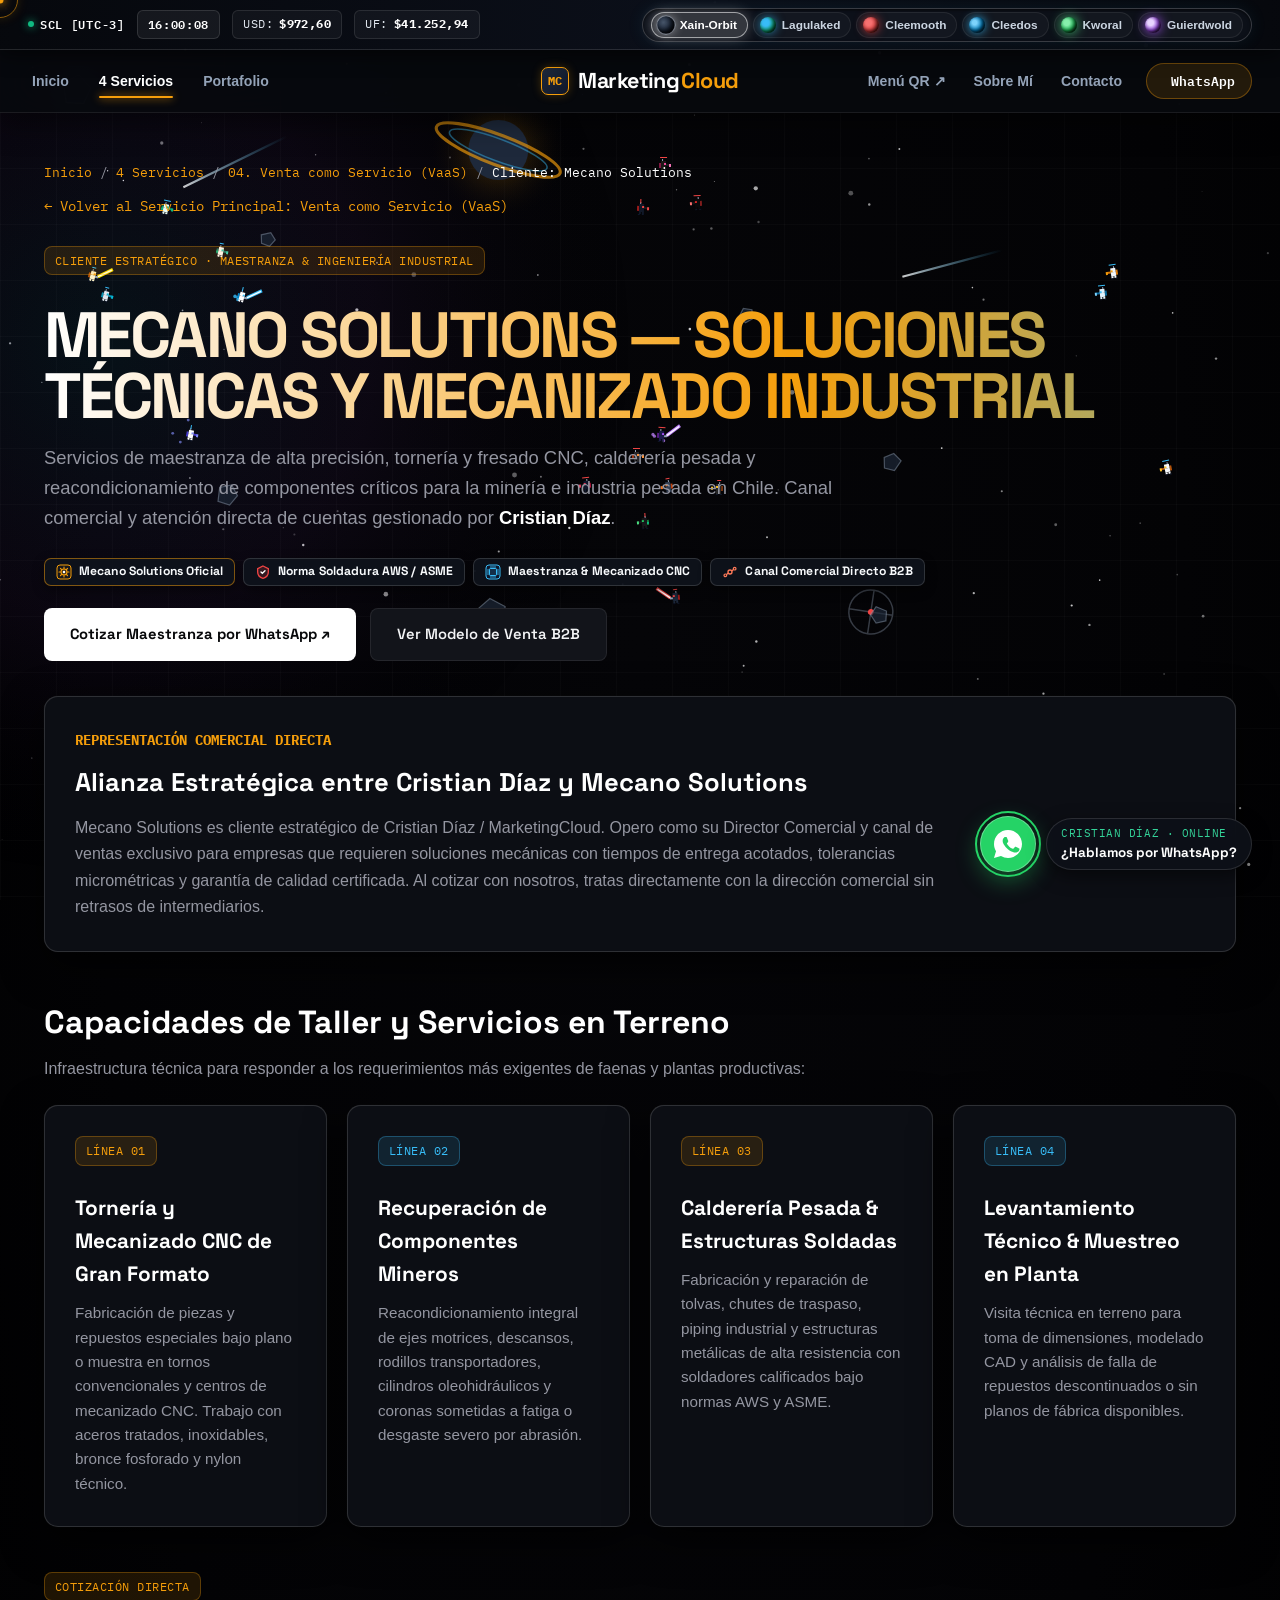
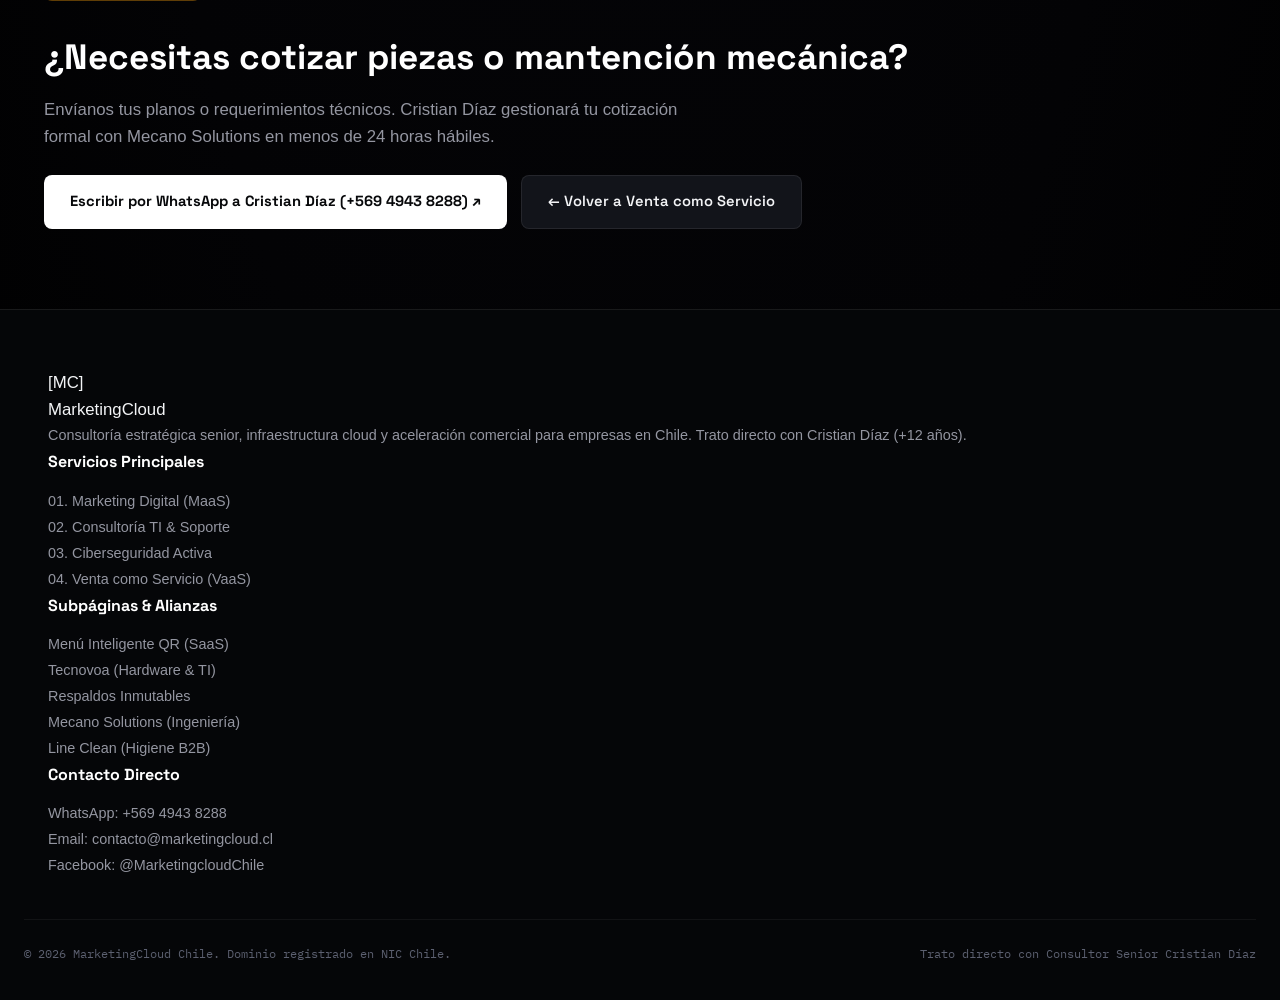
<file: cliente-mecano-solutions.html>
<!DOCTYPE html>
<html lang="es-CL">
<head>
  <meta charset="UTF-8">
  <meta name="viewport" content="width=device-width, initial-scale=1.0">

  <!-- Primary Meta Tags -->
  <title>Mecano Solutions | Maestranza Técnica & Mecanizado Industrial | MarketingCloud Chile</title>
  <meta name="title" content="Mecano Solutions | Maestranza Técnica & Mecanizado Industrial | MarketingCloud Chile">
  <meta name="description" content="Mecano Solutions: Maestranza de precisión, tornería y fresado CNC, calderería y mantención minera en Chile. Representación comercial directa por Cristian Díaz.">
  <link rel="canonical" href="https://crdiazu.github.io/marketingcloud-cl/cliente-mecano-solutions.html">
  <meta name="robots" content="index, follow">

  <!-- Favicon & Icons -->
  <link rel="icon" type="image/x-icon" href="favicon.ico">
  <link rel="icon" type="image/png" sizes="64x64" href="favicon.png">
  <link rel="apple-touch-icon" href="favicon.png">

  <!-- Open Graph / Facebook / WhatsApp -->
  <meta property="og:type" content="website">
  <meta property="og:url" content="https://crdiazu.github.io/marketingcloud-cl/cliente-mecano-solutions.html">
  <meta property="og:site_name" content="MarketingCloud Chile">
  <meta property="og:title" content="Mecano Solutions | Maestranza Técnica & Mecanizado Industrial | MarketingCloud Chile">
  <meta property="og:description" content="Mecano Solutions: Maestranza de precisión, tornería y fresado CNC, calderería y mantención minera en Chile. Representación comercial directa por Cristian Díaz.">
  <meta property="og:image" content="https://crdiazu.github.io/marketingcloud-cl/og-image.jpg">
  <meta property="og:image:secure_url" content="https://crdiazu.github.io/marketingcloud-cl/og-image.jpg">
  <meta property="og:image:type" content="image/jpeg">
  <meta property="og:image:width" content="1200">
  <meta property="og:image:height" content="630">
  <meta property="og:image:alt" content="Mecano Solutions | Maestranza Técnica & Mecanizado Industrial | MarketingCloud Chile">
  <meta property="og:locale" content="es_CL">

  <!-- Twitter / X -->
  <meta name="twitter:card" content="summary_large_image">
  <meta name="twitter:url" content="https://crdiazu.github.io/marketingcloud-cl/cliente-mecano-solutions.html">
  <meta name="twitter:title" content="Mecano Solutions | Maestranza Técnica & Mecanizado Industrial | MarketingCloud Chile">
  <meta name="twitter:description" content="Mecano Solutions: Maestranza de precisión, tornería y fresado CNC, calderería y mantención minera en Chile. Representación comercial directa por Cristian Díaz.">
  <meta name="twitter:image" content="https://crdiazu.github.io/marketingcloud-cl/og-image.jpg">
  
  <!-- SEO GEO Chile -->
  <meta name="geo.region" content="CL-RM">
  <meta name="geo.placename" content="Santiago, Chile">
  <meta name="geo.position" content="-33.4489;-70.6693">
  <meta name="ICBM" content="-33.4489, -70.6693">

  <link rel="preconnect" href="https://fonts.googleapis.com">
  <link rel="preconnect" href="https://fonts.gstatic.com" crossorigin>
  <link href="https://fonts.googleapis.com/css2?family=Space+Grotesk:wght@400;500;600;700;800;900&family=Inter:wght@400;500;600;700&family=IBM+Plex+Mono:wght@400;500;600;700&display=swap" rel="stylesheet">
  <link rel="stylesheet" href="css/style.css">
</head>
<body>

  <!-- CANVAS ESPACIAL DE FONDO -->
  <canvas id="nebula-canvas"></canvas>
  <div class="grid-bg" aria-hidden="true"></div>

  <!-- CURSOR RETICULAR ESPACIAL -->
  <div class="cursor-dot" id="cursor-dot" aria-hidden="true"></div>
  <div class="cursor-ring" id="cursor-ring" aria-hidden="true"></div>

  <!-- BARRA DE ESTUDIO CON RELOJ, DÓLAR, UF Y SELECTOR DE ENTORNOS PLANETARIOS -->
  <aside class="studio-bar" aria-label="Información de mercado y controles de física">
    <div class="studio-bar-inner">
      <div class="studio-bar-left">
        <span style="display: inline-flex; align-items: center; gap: 6px; color: #FFFFFF; font-weight: 600;">
          <span style="width: 6px; height: 6px; border-radius: 50%; background: #10B981; box-shadow: 0 0 8px #10B981;"></span>
          SCL [UTC-3]
        </span>
        <span class="timecode-live" id="live-timecode">00:00:00</span>
        
        <!-- INDICADORES ECONÓMICOS CHILE EN VIVO -->
        <span class="finance-badge" title="Valor oficial Dólar Observado en Chile">
          USD: <strong id="val-dolar">$972,60</strong>
        </span>
        <span class="finance-badge" title="Valor oficial Unidad de Fomento">
          UF: <strong id="val-uf">$41.252,94</strong>
        </span>
      </div>

      <div class="studio-bar-right">
                <!-- SELECTOR DE PLANETAS (XAIN'D SLEENA 1986 ARCADE EDITION) -->
        <div class="gravity-selector-bar">
          <span class="gravity-label">Xain'd Sleena:</span>
          <button class="gravity-btn active" data-mode="espacio" title="Xain-Orbit: Espacio Zero-G, Saturno, asteroides y cometas [Tecla 1 o E]">
            <span class="planet-sphere sphere-espacio"></span>
            <span>Xain-Orbit</span>
          </button>
          <button class="gravity-btn" data-mode="tierra" title="Lagulaked: Planeta Selva Verde Jade, montañas, árboles y viento [Tecla 2 o L]">
            <span class="planet-sphere sphere-tierra"></span>
            <span>Lagulaked</span>
          </button>
          <button class="gravity-btn" data-mode="deimos" title="Cleemooth: Planeta Cañón Rojo Carmesí, rocas flotantes y tormenta [Tecla 3 o C]">
            <span class="planet-sphere sphere-deimos sphere-marte"></span>
            <span>Cleemooth</span>
          </button>
          <button class="gravity-btn" data-mode="agua" title="Cleedos: Planeta Océano Azul Abisal, arrecifes, algas y peces [Tecla 4 o A]">
            <span class="planet-sphere sphere-agua"></span>
            <span>Cleedos</span>
          </button>
          <button class="gravity-btn" data-mode="plasma" title="Kworal: Planeta Reactor Verde Neón, magma, ondas y rayos de plasma [Tecla 5 o K]">
            <span class="planet-sphere sphere-plasma"></span>
            <span>Kworal</span>
          </button>
          <button class="gravity-btn" data-mode="cuantico" title="Guierdwold: Planeta Cristal Púrpura, auroras y prismas cuánticos [Tecla 6 o G]">
            <span class="planet-sphere sphere-cuantico"></span>
            <span>Guierdwold</span>
          </button>
        </div>
      </div>
    </div>
  </aside>

  <!-- CABECERA SUPERIOR MÓVIL (LOGO CENTRADO + ESTADO + BOTÓN PLANETA) -->
  <header class="mobile-top-bar" aria-label="Identidad móvil y selector de entorno">
    <div class="mobile-top-inner">
      <span class="mobile-status-dot" title="Santiago de Chile Online"></span>
      <a href="index.html" class="brand-link">
        <span class="brand-badge-icon">MC</span>
        <span class="brand-name">Marketing<span>Cloud</span></span>
      </a>
      <button class="mobile-planet-pill" id="mobile-planet-btn" aria-label="Cambiar entorno planetario">
        🌌 Xain-Orbit
      </button>
    </div>
  </header>

  <!-- CABECERA PRINCIPAL ATRACTIVA CON LOGO AL CENTRO Y MENÚ STICKY AL BAJAR -->
  <nav class="main-nav" aria-label="Navegación principal">
    <div class="nav-container">
      <!-- Columna Izquierda: Menús -->
      <div class="nav-col-left">
        <a href="index.html" class="nav-menu-link">
          <svg class="nav-tab-icon" viewBox="0 0 24 24" width="18" height="18" fill="none" stroke="currentColor" stroke-width="2"><path d="M3 12l9-9 9 9M5 10v10a1 1 0 001 1h4v-6h4v6h4a1 1 0 001-1V10"/></svg>
          <span>Inicio</span>
        </a>
        <a href="servicios.html" class="nav-menu-link active">
          <svg class="nav-tab-icon" viewBox="0 0 24 24" width="18" height="18" fill="none" stroke="currentColor" stroke-width="2"><rect x="3" y="3" width="7" height="7" rx="1"/><rect x="14" y="3" width="7" height="7" rx="1"/><rect x="14" y="14" width="7" height="7" rx="1"/><rect x="3" y="14" width="7" height="7" rx="1"/></svg>
          <span>4 Servicios</span>
        </a>
        <a href="portafolio.html" class="nav-menu-link">
          <svg class="nav-tab-icon" viewBox="0 0 24 24" width="18" height="18" fill="none" stroke="currentColor" stroke-width="2"><rect x="2" y="7" width="20" height="14" rx="2"/><path d="M16 7V5a2 2 0 00-2-2h-4a2 2 0 00-2 2v2"/></svg>
          <span>Portafolio</span>
        </a>
      </div>

      <!-- Columna Centro: LOGO DESTACADO AL CENTRO -->
      <div class="nav-col-center">
        <a href="index.html" class="brand-link" title="MarketingCloud Chile · Ir a Inicio">
          <span class="brand-badge-icon">MC</span>
          <span class="brand-name">Marketing<span>Cloud</span></span>
        </a>
      </div>

      <!-- Columna Derecha: Menús + CTA Directo -->
      <div class="nav-col-right">
        <a href="https://menu-inteligente-mc.vercel.app/" target="_blank" rel="noopener" class="nav-menu-link" title="Producto Destacado de Marketing Digital">
          <span>Menú QR ↗</span>
        </a>
        <a href="sobre-mi.html" class="nav-menu-link">
          <svg class="nav-tab-icon" viewBox="0 0 24 24" width="18" height="18" fill="none" stroke="currentColor" stroke-width="2"><path d="M20 21v-2a4 4 0 00-4-4H8a4 4 0 00-4 4v2"/><circle cx="12" cy="7" r="4"/></svg>
          <span>Sobre Mí</span>
        </a>
        <a href="contacto.html" class="nav-menu-link">
          <svg class="nav-tab-icon" viewBox="0 0 24 24" width="18" height="18" fill="none" stroke="currentColor" stroke-width="2"><path d="M21 15a2 2 0 01-2 2H7l-4 4V5a2 2 0 012-2h14a2 2 0 012 2z"/></svg>
          <span>Contacto</span>
        </a>
        <a class="nav-cta-btn" href="https://wa.me/56949438288?text=Hola%20Cristian,%20me%20gustar%C3%ADa%20conversar%20sobre%20mi%20empresa" target="_blank" rel="noopener">
          <span class="pulse-dot"></span>
          <span>WhatsApp</span>
        </a>
      </div>
    </div>
  </nav>


  <main class="wrap" style="padding-top: 125px;">

    <!-- BREADCRUMBS -->
    <div style="padding: 20px 0 10px; font-family: var(--font-mono); font-size: 0.82rem; color: var(--text-muted);">
      <a href="index.html" style="color: var(--accent);">Inicio</a> / 
      <a href="servicios.html" style="color: var(--accent);">4 Servicios</a> / 
      <a href="servicio-venta-b2b.html" style="color: var(--accent);">04. Venta como Servicio (VaaS)</a> / 
      <span style="color: #FFFFFF;">Cliente: Mecano Solutions</span>
    </div>

    <div style="margin-bottom: 16px;">
      <a href="servicio-venta-b2b.html" style="display: inline-flex; align-items: center; gap: 6px; font-family: var(--font-mono); font-size: 0.85rem; color: var(--accent); text-decoration: none;">
        ← Volver al Servicio Principal: Venta como Servicio (VaaS)
      </a>
    </div>

    <!-- HERO SUBPÁGINA -->
    <section style="padding: 10px 0 35px;">
      <span class="chip chip-accent">CLIENTE ESTRATÉGICO · MAESTRANZA & INGENIERÍA INDUSTRIAL</span>
      <h1 class="chroma-title" style="margin: 14px 0 16px; font-size: clamp(2.3rem, 5vw, 4rem);">
        MECANO SOLUTIONS — SOLUCIONES TÉCNICAS Y MECANIZADO INDUSTRIAL
      </h1>
      <p style="font-size: 1.15rem; color: var(--text-muted); max-width: 820px; line-height: 1.65; margin-bottom: 24px;">
        Servicios de maestranza de alta precisión, tornería y fresado CNC, calderería pesada y reacondicionamiento de componentes críticos para la minería e industria pesada en Chile. Canal comercial y atención directa de cuentas gestionado por <strong style="color: #FFFFFF;">Cristian Díaz</strong>.
      </p>

      
      <div class="brand-logo-strip" style="margin-bottom: 22px;">
        <span class="brand-logo-badge" style="border-color: rgba(245,158,11,0.5);"><svg viewBox="0 0 32 32" fill="none"><rect x="2" y="2" width="28" height="28" rx="6" fill="#18181B" stroke="#F59E0B" stroke-width="2"/><circle cx="16" cy="16" r="6" stroke="#F59E0B" stroke-width="2.2" fill="rgba(245,158,11,0.18)"/><circle cx="16" cy="16" r="2.5" fill="#FFFFFF"/><path d="M16 6V9M16 23V26M6 16H9M23 16H26M8.9 8.9L11 11M21 21L23.1 23.1M23.1 8.9L21 11M11 21L8.9 23.1" stroke="#F59E0B" stroke-width="2.2" stroke-linecap="round"/></svg><span>Mecano Solutions Oficial</span></span>
        <span class="brand-logo-badge"><svg viewBox="0 0 24 24" fill="none"><path d="M12 3L20 7V12C20 16.5 16.5 20.3 12 21.5C7.5 20.3 4 16.5 4 12V7L12 3Z" stroke="#EF4444" stroke-width="2" fill="rgba(239,68,68,0.18)"/><path d="M9 12L11 14L15 10" stroke="#FFFFFF" stroke-width="2" stroke-linecap="round"/></svg><span>Norma Soldadura AWS / ASME</span></span>
        <span class="brand-logo-badge"><svg viewBox="0 0 32 32" fill="none"><rect x="2" y="2" width="28" height="28" rx="6" fill="#0F172A" stroke="#38BDF8" stroke-width="2"/><rect x="9" y="9" width="14" height="14" rx="2" stroke="#38BDF8" stroke-width="2" fill="rgba(56,189,248,0.15)"/><path d="M12 5V9M16 5V9M20 5V9M12 23V27M16 23V27M20 23V27M5 12H9M5 16H9M5 20H9M23 12H27M23 16H27M23 20H27" stroke="#38BDF8" stroke-width="1.8" stroke-linecap="round"/></svg><span>Maestranza & Mecanizado CNC</span></span>
        <span class="brand-logo-badge"><svg viewBox="0 0 24 24" fill="none"><circle cx="12" cy="12" r="3" stroke="#FF7A59" stroke-width="2"/><circle cx="19" cy="7" r="2" stroke="#FF7A59" stroke-width="1.8"/><circle cx="5" cy="17" r="2" stroke="#FF7A59" stroke-width="1.8"/><path d="M14.5 10.5L17.2 8.2M9.5 13.5L6.8 15.8" stroke="#FF7A59" stroke-width="1.8"/></svg><span>Canal Comercial Directo B2B</span></span>
      </div>
      <div style="display: flex; gap: 14px; flex-wrap: wrap;">
        <a class="btn-primary" href="https://wa.me/56949438288?text=Hola%20Cristian,%20necesito%20cotizar%20un%20servicio%20de%20maestranza%20con%20Mecano%20Solutions" target="_blank" rel="noopener">
          Cotizar Maestranza por WhatsApp ↗
        </a>
        <a class="btn-secondary" href="servicio-venta-b2b.html">
          Ver Modelo de Venta B2B
        </a>
      </div>
    </section>

    <!-- DECLARACIÓN DE ALIANZA COMERCIAL -->
    <section style="margin-bottom: 45px;">
      <article class="tile col-12" style="border-left: 4px solid var(--accent); background: #0C0E14 !important;">
        <div class="card-content-layer">
          <span style="font-family: var(--font-mono); color: var(--accent); font-weight: 700; font-size: 0.85rem;">REPRESENTACIÓN COMERCIAL DIRECTA</span>
          <h2 style="font-family: var(--font-display); font-size: 1.6rem; color: #FFFFFF; margin: 8px 0 12px;">
            Alianza Estratégica entre Cristian Díaz y Mecano Solutions
          </h2>
          <p style="color: var(--text-muted); font-size: 1rem; line-height: 1.65; max-width: 860px;">
            Mecano Solutions es cliente estratégico de Cristian Díaz / MarketingCloud. Opero como su Director Comercial y canal de ventas exclusivo para empresas que requieren soluciones mecánicas con tiempos de entrega acotados, tolerancias micrométricas y garantía de calidad certificada. Al cotizar con nosotros, tratas directamente con la dirección comercial sin retrasos de intermediarios.
          </p>
        </div>
      </article>
    </section>

    <!-- CAPACIDADES INDUSTRIALES Y SERVICIOS TÉCNICOS -->
    <section style="margin-bottom: 45px;">
      <h2 style="font-family: var(--font-display); font-size: 2rem; color: #FFFFFF; margin-bottom: 8px;">
        Capacidades de Taller y Servicios en Terreno
      </h2>
      <p style="color: var(--text-muted); font-size: 1rem; margin-bottom: 24px;">
        Infraestructura técnica para responder a los requerimientos más exigentes de faenas y plantas productivas:
      </p>

      <div style="display: grid; grid-template-columns: repeat(auto-fit, minmax(280px, 1fr)); gap: 20px;">
        <article class="tile" style="position: relative; background: #0C0E14 !important;">
          <div class="card-content-layer">
            <span class="chip chip-accent">LÍNEA 01</span>
            <h3 style="font-family: var(--font-display); font-size: 1.3rem; color: #FFFFFF; margin: 10px 0;">
              Tornería y Mecanizado CNC de Gran Formato
            </h3>
            <p style="color: var(--text-muted); font-size: 0.95rem; line-height: 1.6;">
              Fabricación de piezas y repuestos especiales bajo plano o muestra en tornos convencionales y centros de mecanizado CNC. Trabajo con aceros tratados, inoxidables, bronce fosforado y nylon técnico.
            </p>
          </div>
        </article>

        <article class="tile" style="position: relative; background: #0C0E14 !important;">
          <div class="card-content-layer">
            <span class="chip chip-cyan">LÍNEA 02</span>
            <h3 style="font-family: var(--font-display); font-size: 1.3rem; color: #FFFFFF; margin: 10px 0;">
              Recuperación de Componentes Mineros
            </h3>
            <p style="color: var(--text-muted); font-size: 0.95rem; line-height: 1.6;">
              Reacondicionamiento integral de ejes motrices, descansos, rodillos transportadores, cilindros oleohidráulicos y coronas sometidas a fatiga o desgaste severo por abrasión.
            </p>
          </div>
        </article>

        <article class="tile" style="position: relative; background: #0C0E14 !important;">
          <div class="card-content-layer">
            <span class="chip chip-accent">LÍNEA 03</span>
            <h3 style="font-family: var(--font-display); font-size: 1.3rem; color: #FFFFFF; margin: 10px 0;">
              Calderería Pesada & Estructuras Soldadas
            </h3>
            <p style="color: var(--text-muted); font-size: 0.95rem; line-height: 1.6;">
              Fabricación y reparación de tolvas, chutes de traspaso, piping industrial y estructuras metálicas de alta resistencia con soldadores calificados bajo normas AWS y ASME.
            </p>
          </div>
        </article>

        <article class="tile" style="position: relative; background: #0C0E14 !important;">
          <div class="card-content-layer">
            <span class="chip chip-cyan">LÍNEA 04</span>
            <h3 style="font-family: var(--font-display); font-size: 1.3rem; color: #FFFFFF; margin: 10px 0;">
              Levantamiento Técnico & Muestreo en Planta
            </h3>
            <p style="color: var(--text-muted); font-size: 0.95rem; line-height: 1.6;">
              Visita técnica en terreno para toma de dimensiones, modelado CAD y análisis de falla de repuestos descontinuados o sin planos de fábrica disponibles.
            </p>
          </div>
        </article>
      </div>
    </section>

    <!-- BANNER CONTACTO -->
    <section style="margin-bottom: 60px;">
      <div class="cta-banner" style="position: relative; overflow: hidden;">
        <span class="chip chip-accent">COTIZACIÓN DIRECTA</span>
        <h2 style="font-family: var(--font-display); font-size: 2.2rem; color: #FFFFFF; margin: 12px 0;">
          ¿Necesitas cotizar piezas o mantención mecánica?
        </h2>
        <p style="font-size: 1.05rem; color: var(--text-muted); max-width: 650px; margin-bottom: 24px;">
          Envíanos tus planos o requerimientos técnicos. Cristian Díaz gestionará tu cotización formal con Mecano Solutions en menos de 24 horas hábiles.
        </p>
        <div style="display: flex; gap: 14px; flex-wrap: wrap;">
          <a class="btn-primary" href="https://wa.me/56949438288?text=Hola%20Cristian,%20tengo%20un%20requerimiento%20t%C3%A9cnico%20para%20Mecano%20Solutions" target="_blank" rel="noopener">
            Escribir por WhatsApp a Cristian Díaz (+569 4943 8288) ↗
          </a>
          <a class="btn-secondary" href="servicio-venta-b2b.html">
            ← Volver a Venta como Servicio
          </a>
        </div>
      </div>
    </section>

  </main>

  <!-- FOOTER PRINCIPAL -->
  <footer class="main-footer">
    <div class="wrap foot-grid">
      <div class="footer-col foot-brand">
        <div class="brand">
          <div class="brand-badge">[MC]</div>
          <div class="brand-title">Marketing<span>Cloud</span></div>
        </div>
        <p>
          Consultoría estratégica senior, infraestructura cloud y aceleración comercial para empresas en Chile. Trato directo con Cristian Díaz (+12 años).
        </p>
      </div>

      <div class="footer-col">
        <h5>Servicios Principales</h5>
        <a href="servicio-marketing-digital.html">01. Marketing Digital (MaaS)</a>
        <a href="servicio-consultoria-ti.html">02. Consultoría TI & Soporte</a>
        <a href="servicio-ciberseguridad.html">03. Ciberseguridad Activa</a>
        <a href="servicio-venta-b2b.html">04. Venta como Servicio (VaaS)</a>
      </div>

      <div class="footer-col">
        <h5>Subpáginas & Alianzas</h5>
        <a href="menu-inteligente.html">Menú Inteligente QR (SaaS)</a>
        <a href="tecnovoa.html">Tecnovoa (Hardware & TI)</a>
        <a href="ciberseguridad-respaldos.html">Respaldos Inmutables</a>
        <a href="cliente-mecano-solutions.html">Mecano Solutions (Ingeniería)</a>
        <a href="cliente-line-clean.html">Line Clean (Higiene B2B)</a>
      </div>

      <div class="footer-col">
        <h5>Contacto Directo</h5>
        <a href="https://wa.me/56949438288" target="_blank" rel="noopener">WhatsApp: +569 4943 8288</a>
        <a href="mailto:contacto@marketingcloud.cl">Email: contacto@marketingcloud.cl</a>
        <a href="https://web.facebook.com/MarketingcloudChile/" target="_blank" rel="noopener">Facebook: @MarketingcloudChile</a>
      </div>
    </div>
    
    <div class="foot-bottom">
      <div>© 2026 MarketingCloud Chile. Dominio registrado en NIC Chile.</div>
      <div>Trato directo con Consultor Senior Cristian Díaz</div>
    </div>
  </footer>

  <!-- TOAST FLOTANTE -->
  <div class="physics-hud-toast" id="physics-hud-toast" aria-live="polite"></div>

  <!-- GLOBO FLOTANTE DE WHATSAPP -->
  <a href="https://wa.me/56949438288?text=Hola%20Cristian,%20vi%20tu%20sitio%20MarketingCloud%20y%20me%20gustar%C3%ADa%20hacer%20una%20consulta." 
     class="whatsapp-float-bubble" 
     target="_blank" 
     rel="noopener noreferrer" 
     aria-label="Contactar a Cristian Díaz por WhatsApp">
    <div class="whatsapp-bubble-inner">
      <span class="whatsapp-pulse-ring" aria-hidden="true"></span>
      <svg class="whatsapp-svg-icon" viewBox="0 0 32 32" fill="none" xmlns="http://www.w3.org/2000/svg" aria-hidden="true">
        <path fill-rule="evenodd" clip-rule="evenodd" d="M16 2C8.268 2 2 8.268 2 16c0 2.652.738 5.132 2.022 7.262L2 30l6.942-1.996A13.926 13.926 0 0016 30c7.732 0 14-6.268 14-14S23.732 2 16 2zm-1.07 7.74c-.31-.69-.636-.704-.93-.717-.24-.01-.516-.01-.792-.01-.276 0-.724.103-1.103.517-.38.413-1.448 1.413-1.448 3.447s1.482 3.998 1.689 4.274c.207.276 2.87 4.599 7.07 6.257 3.49 1.378 4.2 1.103 4.958 1.034.758-.069 2.447-1 2.792-1.965.345-.965.345-1.792.241-1.965-.103-.172-.379-.276-.793-.482-.413-.207-2.447-1.206-2.826-1.344-.38-.138-.655-.207-.93.207-.276.413-1.069 1.344-1.31 1.62-.241.275-.483.31-.896.103-.414-.207-1.748-.644-3.33-2.054-1.23-1.097-2.062-2.453-2.303-2.866-.241-.414-.026-.638.181-.844.186-.186.414-.482.62-.723.207-.242.276-.414.414-.69.138-.275.069-.517-.034-.723-.104-.207-.905-2.247-1.27-3.056z" fill="white"/>
      </svg>
    </div>
    <span class="whatsapp-bubble-tooltip">
      <small>Cristian Díaz · Online</small>
      <strong>¿Hablamos por WhatsApp?</strong>
    </span>
  </a>

  <script src="js/engine.js"></script>
</body>
</html>
</file>
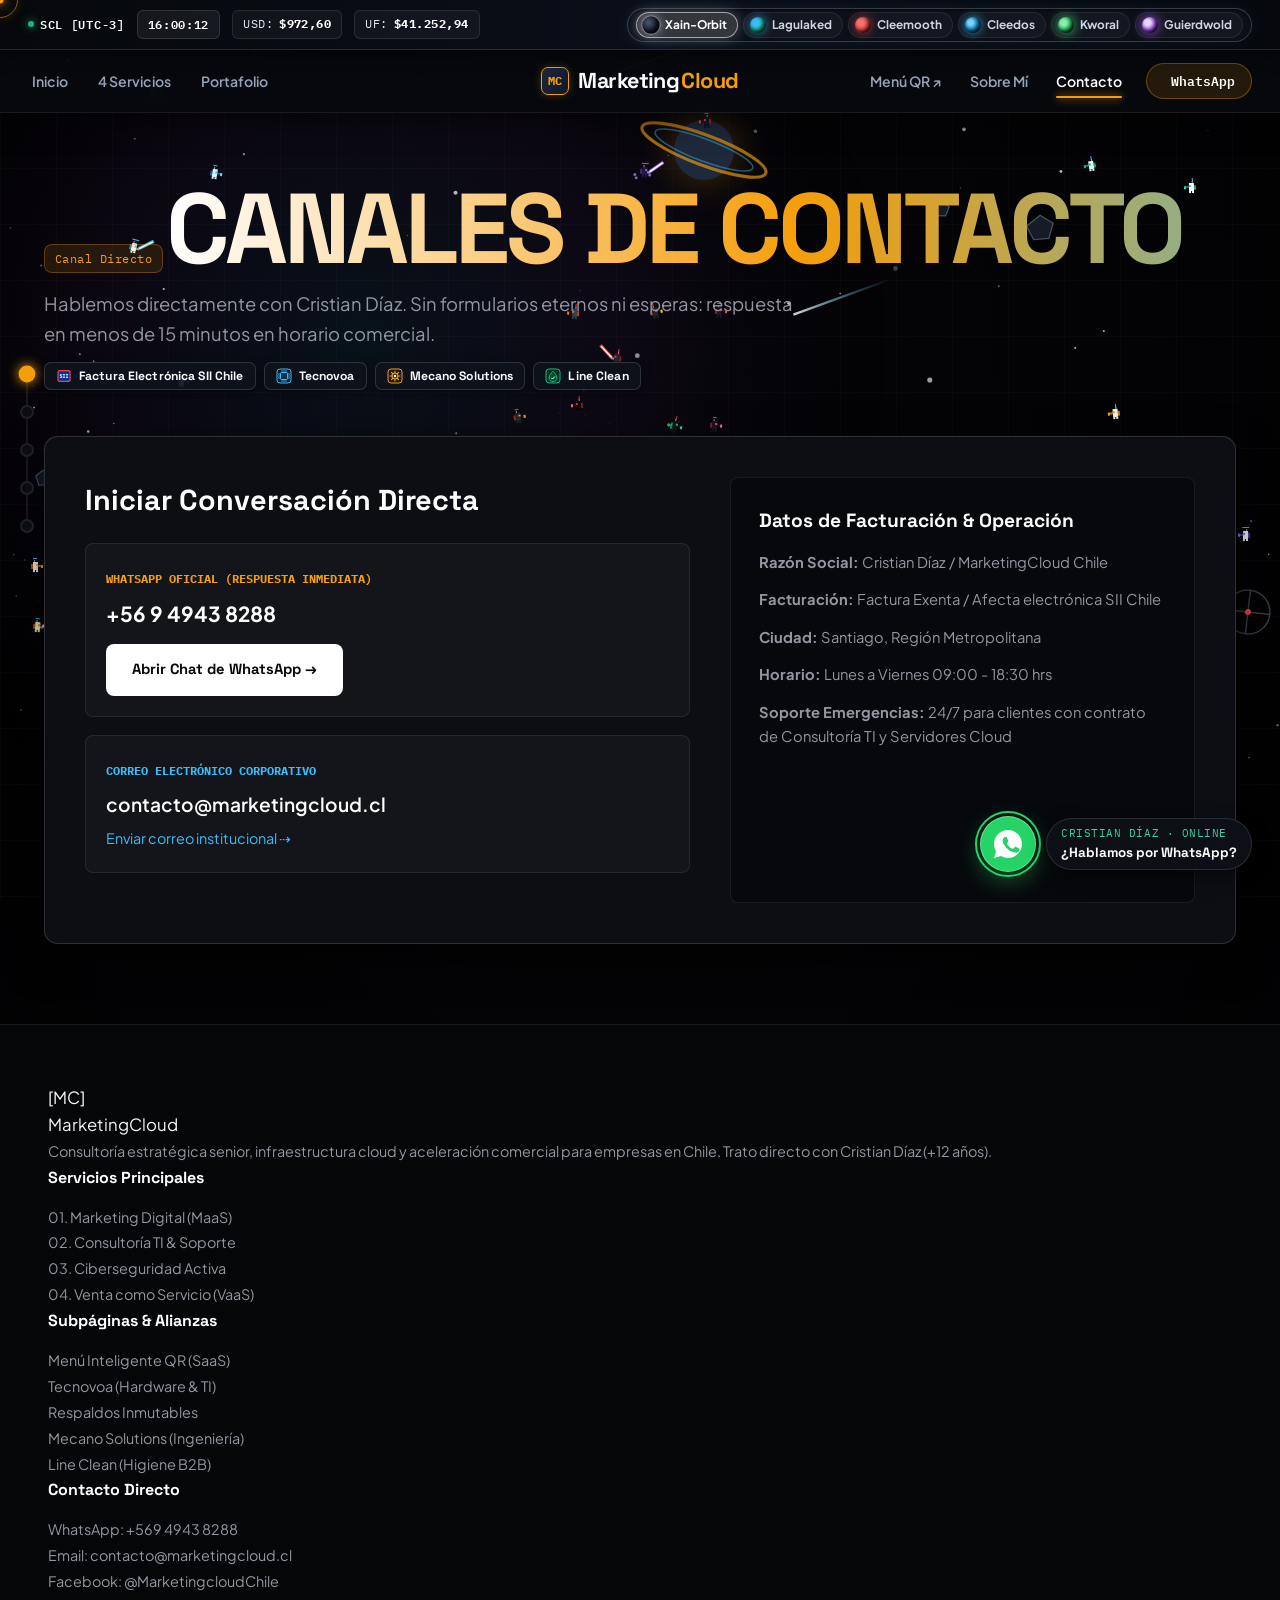
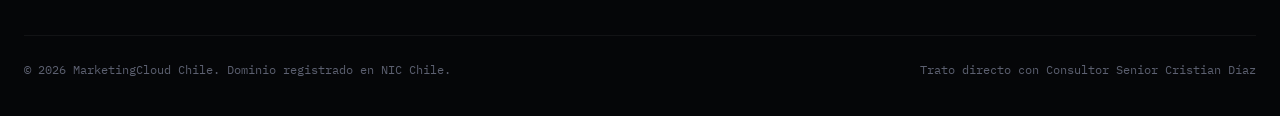
<file: contacto.html>
<!DOCTYPE html>
<html lang="es-CL">
<head>
  <meta charset="UTF-8">
  <meta name="viewport" content="width=device-width, initial-scale=1.0">

  <!-- Primary Meta Tags -->
  <title>Contacto Directo | MarketingCloud Chile</title>
  <meta name="title" content="Contacto Directo | MarketingCloud Chile">
  <meta name="description" content="Agenda una reunión directa con Consultor Senior Cristian Díaz vía WhatsApp (+569 4943 8288) o email. Sin intermediarios.">
  <link rel="canonical" href="https://crdiazu.github.io/marketingcloud-cl/contacto.html">
  <meta name="robots" content="index, follow">

  <!-- Favicon & Icons -->
  <link rel="icon" type="image/x-icon" href="favicon.ico">
  <link rel="icon" type="image/png" sizes="64x64" href="favicon.png">
  <link rel="apple-touch-icon" href="favicon.png">

  <!-- Open Graph / Facebook / WhatsApp (Ficha de Enlace) -->
  <meta property="og:type" content="website">
  <meta property="og:url" content="https://crdiazu.github.io/marketingcloud-cl/contacto.html">
  <meta property="og:site_name" content="MarketingCloud Chile">
  <meta property="og:title" content="Contacto Directo | MarketingCloud Chile">
  <meta property="og:description" content="Agenda una reunión directa con Consultor Senior Cristian Díaz vía WhatsApp (+569 4943 8288) o email. Sin intermediarios.">
  <meta property="og:image" content="https://crdiazu.github.io/marketingcloud-cl/og-image.jpg">
  <meta property="og:image:secure_url" content="https://crdiazu.github.io/marketingcloud-cl/og-image.jpg">
  <meta property="og:image:type" content="image/jpeg">
  <meta property="og:image:width" content="1200">
  <meta property="og:image:height" content="630">
  <meta property="og:image:alt" content="Contacto Directo | MarketingCloud Chile">
  <meta property="og:locale" content="es_CL">

  <!-- Twitter / X -->
  <meta name="twitter:card" content="summary_large_image">
  <meta name="twitter:url" content="https://crdiazu.github.io/marketingcloud-cl/contacto.html">
  <meta name="twitter:title" content="Contacto Directo | MarketingCloud Chile">
  <meta name="twitter:description" content="Agenda una reunión directa con Consultor Senior Cristian Díaz vía WhatsApp (+569 4943 8288) o email. Sin intermediarios.">
  <meta name="twitter:image" content="https://crdiazu.github.io/marketingcloud-cl/og-image.jpg">
  
    
  <link rel="preconnect" href="https://fonts.googleapis.com">
  <link rel="preconnect" href="https://fonts.gstatic.com" crossorigin>
  <link href="https://fonts.googleapis.com/css2?family=Plus+Jakarta+Sans:wght@400;500;600;700;800&family=Space+Grotesk:wght@500;600;700;800;900&family=IBM+Plex+Mono:wght@400;500;600;700&display=swap" rel="stylesheet">
  
  <link rel="stylesheet" href="css/style.css">
</head>
<body>

  <!-- CANVAS ESPACIAL DE FONDO (Física magnética, gravedad variable y líquidos) -->
  <canvas id="nebula-canvas"></canvas>
  <div class="grid-bg" aria-hidden="true"></div>

  <!-- CURSOR RETICULAR ESPACIAL (Alto contraste, Cero desenfoque) -->
  <div class="cursor-dot" id="cursor-dot" aria-hidden="true"></div>
  <div class="cursor-ring" id="cursor-ring" aria-hidden="true"></div>

  <!-- MENÚ LATERAL IZQUIERDO QUE SE ARMA AL BAJAR (SCROLL-SPY RAIL) -->
  <aside class="scroll-rail" id="scroll-rail" aria-label="Navegación de progreso en la página">
    <div class="scroll-rail-line">
      <div class="scroll-rail-fill" id="scroll-rail-fill"></div>
    </div>
    <ul class="scroll-rail-list">
      <li>
        <a href="#inicio" class="rail-item active" data-section="inicio">
          <span class="rail-dot"></span>
          <span class="rail-label">01 / INICIO</span>
        </a>
      </li>
      <li>
        <a href="#servicios" class="rail-item" data-section="servicios">
          <span class="rail-dot"></span>
          <span class="rail-label">02 / 4 SERVICIOS</span>
        </a>
      </li>
      <li>
        <a href="#menu-inteligente" class="rail-item" data-section="menu-inteligente">
          <span class="rail-dot"></span>
          <span class="rail-label">03 / MENÚ QR</span>
        </a>
      </li>
      <li>
        <a href="#proyectos" class="rail-item" data-section="proyectos">
          <span class="rail-dot"></span>
          <span class="rail-label">04 / CASOS REALES</span>
        </a>
      </li>
      <li>
        <a href="#contacto" class="rail-item" data-section="contacto">
          <span class="rail-dot"></span>
          <span class="rail-label">05 / CONTACTO</span>
        </a>
      </li>
    </ul>
  </aside>

    <!-- BARRA DE ESTUDIO CON RELOJ, DÓLAR, UF Y SELECTOR DE ENTORNOS PLANETARIOS -->
  <aside class="studio-bar" aria-label="Información de mercado y controles de física">
    <div class="studio-bar-inner">
      <div class="studio-bar-left">
        <span style="display: inline-flex; align-items: center; gap: 6px; color: #FFFFFF; font-weight: 600;">
          <span style="width: 6px; height: 6px; border-radius: 50%; background: #10B981; box-shadow: 0 0 8px #10B981;"></span>
          SCL [UTC-3]
        </span>
        <span class="timecode-live" id="live-timecode">00:00:00</span>
        
        <!-- INDICADORES ECONÓMICOS CHILE EN VIVO -->
        <span class="finance-badge" title="Valor oficial Dólar Observado en Chile">
          USD: <strong id="val-dolar">$972,60</strong>
        </span>
        <span class="finance-badge" title="Valor oficial Unidad de Fomento">
          UF: <strong id="val-uf">$41.252,94</strong>
        </span>
      </div>

      <div class="studio-bar-right">
                <!-- SELECTOR DE PLANETAS (XAIN'D SLEENA 1986 ARCADE EDITION) -->
        <div class="gravity-selector-bar">
          <span class="gravity-label">Xain'd Sleena:</span>
          <button class="gravity-btn active" data-mode="espacio" title="Xain-Orbit: Espacio Zero-G, Saturno, asteroides y cometas [Tecla 1 o E]">
            <span class="planet-sphere sphere-espacio"></span>
            <span>Xain-Orbit</span>
          </button>
          <button class="gravity-btn" data-mode="tierra" title="Lagulaked: Planeta Selva Verde Jade, montañas, árboles y viento [Tecla 2 o L]">
            <span class="planet-sphere sphere-tierra"></span>
            <span>Lagulaked</span>
          </button>
          <button class="gravity-btn" data-mode="deimos" title="Cleemooth: Planeta Cañón Rojo Carmesí, rocas flotantes y tormenta [Tecla 3 o C]">
            <span class="planet-sphere sphere-deimos sphere-marte"></span>
            <span>Cleemooth</span>
          </button>
          <button class="gravity-btn" data-mode="agua" title="Cleedos: Planeta Océano Azul Abisal, arrecifes, algas y peces [Tecla 4 o A]">
            <span class="planet-sphere sphere-agua"></span>
            <span>Cleedos</span>
          </button>
          <button class="gravity-btn" data-mode="plasma" title="Kworal: Planeta Reactor Verde Neón, magma, ondas y rayos de plasma [Tecla 5 o K]">
            <span class="planet-sphere sphere-plasma"></span>
            <span>Kworal</span>
          </button>
          <button class="gravity-btn" data-mode="cuantico" title="Guierdwold: Planeta Cristal Púrpura, auroras y prismas cuánticos [Tecla 6 o G]">
            <span class="planet-sphere sphere-cuantico"></span>
            <span>Guierdwold</span>
          </button>
        </div>
      </div>
    </div>
  </aside>

      <!-- CABECERA SUPERIOR MÓVIL (LOGO CENTRADO + ESTADO + BOTÓN PLANETA) -->
  <header class="mobile-top-bar" aria-label="Identidad móvil y selector de entorno">
    <div class="mobile-top-inner">
      <span class="mobile-status-dot" title="Santiago de Chile Online"></span>
      <a href="index.html" class="brand-link">
        <span class="brand-badge-icon">MC</span>
        <span class="brand-name">Marketing<span>Cloud</span></span>
      </a>
      <button class="mobile-planet-pill" id="mobile-planet-btn" aria-label="Cambiar entorno planetario">
        🌌 Xain-Orbit
      </button>
    </div>
  </header>

    <!-- CABECERA PRINCIPAL ATRACTIVA CON LOGO AL CENTRO Y MENÚ STICKY AL BAJAR -->
  <nav class="main-nav" aria-label="Navegación principal">
    <div class="nav-container">
      <!-- Columna Izquierda: Menús -->
      <div class="nav-col-left">
        <a href="index.html" class="nav-menu-link">
          <svg class="nav-tab-icon" viewBox="0 0 24 24" width="18" height="18" fill="none" stroke="currentColor" stroke-width="2"><path d="M3 12l9-9 9 9M5 10v10a1 1 0 001 1h4v-6h4v6h4a1 1 0 001-1V10"/></svg>
          <span>Inicio</span>
        </a>
        <a href="servicios.html" class="nav-menu-link">
          <svg class="nav-tab-icon" viewBox="0 0 24 24" width="18" height="18" fill="none" stroke="currentColor" stroke-width="2"><rect x="3" y="3" width="7" height="7" rx="1"/><rect x="14" y="3" width="7" height="7" rx="1"/><rect x="14" y="14" width="7" height="7" rx="1"/><rect x="3" y="14" width="7" height="7" rx="1"/></svg>
          <span>4 Servicios</span>
        </a>
        <a href="portafolio.html" class="nav-menu-link">
          <svg class="nav-tab-icon" viewBox="0 0 24 24" width="18" height="18" fill="none" stroke="currentColor" stroke-width="2"><rect x="2" y="7" width="20" height="14" rx="2"/><path d="M16 7V5a2 2 0 00-2-2h-4a2 2 0 00-2 2v2"/></svg>
          <span>Portafolio</span>
        </a>
      </div>

      <!-- Columna Centro: LOGO DESTACADO AL CENTRO -->
      <div class="nav-col-center">
        <a href="index.html" class="brand-link" title="MarketingCloud Chile · Ir a Inicio">
          <span class="brand-badge-icon">MC</span>
          <span class="brand-name">Marketing<span>Cloud</span></span>
        </a>
      </div>

      <!-- Columna Derecha: Menús + CTA Directo -->
      <div class="nav-col-right">
        <a href="https://menu-inteligente-mc.vercel.app/" target="_blank" rel="noopener" class="nav-menu-link" title="Producto Destacado de Marketing Digital">
          <span>Menú QR ↗</span>
        </a>
        <a href="sobre-mi.html" class="nav-menu-link">
          <svg class="nav-tab-icon" viewBox="0 0 24 24" width="18" height="18" fill="none" stroke="currentColor" stroke-width="2"><path d="M20 21v-2a4 4 0 00-4-4H8a4 4 0 00-4 4v2"/><circle cx="12" cy="7" r="4"/></svg>
          <span>Sobre Mí</span>
        </a>
        <a href="contacto.html" class="nav-menu-link active">
          <svg class="nav-tab-icon" viewBox="0 0 24 24" width="18" height="18" fill="none" stroke="currentColor" stroke-width="2"><path d="M21 15a2 2 0 01-2 2H7l-4 4V5a2 2 0 012-2h14a2 2 0 012 2z"/></svg>
          <span>Contacto</span>
        </a>
        <a class="nav-cta-btn" href="https://wa.me/56949438288?text=Hola%20Cristian,%20me%20gustar%C3%ADa%20conversar%20sobre%20mi%20empresa" target="_blank" rel="noopener">
          <span class="pulse-dot"></span>
          <span>WhatsApp</span>
        </a>
      </div>
    </div>
  </nav>

  <main class="wrap" style="padding-top: 125px;">

    <section style="padding: 40px 0 30px;">
      <span class="chip chip-accent">Canal Directo</span>
      <h1 class="chroma-title" style="margin-bottom: 12px;">CANALES DE CONTACTO</h1>
      <p style="font-size: 1.15rem; color: var(--text-muted); max-width: 760px; line-height: 1.6;">
        Hablemos directamente con Cristian Díaz. Sin formularios eternos ni esperas: respuesta en menos de 15 minutos en horario comercial.
      </p>
<div class="brand-logo-strip" style="margin-top:14px;"><span class="brand-logo-badge"><svg viewBox="0 0 24 24" fill="none"><rect x="3" y="4" width="18" height="16" rx="2" fill="#0033A0" stroke="#EF4444" stroke-width="1.8"/><text x="12" y="14.5" text-anchor="middle" fill="#FFFFFF" font-family="monospace" font-weight="900" font-size="7.5">SII</text></svg><span>Factura Electrónica SII Chile</span></span><span class="brand-logo-badge"><svg viewBox="0 0 32 32" fill="none"><rect x="2" y="2" width="28" height="28" rx="6" fill="#0F172A" stroke="#38BDF8" stroke-width="2"/><rect x="9" y="9" width="14" height="14" rx="2" stroke="#38BDF8" stroke-width="2" fill="rgba(56,189,248,0.15)"/><path d="M12 5V9M16 5V9M20 5V9M12 23V27M16 23V27M20 23V27M5 12H9M5 16H9M5 20H9M23 12H27M23 16H27M23 20H27" stroke="#38BDF8" stroke-width="1.8" stroke-linecap="round"/></svg><span>Tecnovoa</span></span><span class="brand-logo-badge"><svg viewBox="0 0 32 32" fill="none"><rect x="2" y="2" width="28" height="28" rx="6" fill="#18181B" stroke="#F59E0B" stroke-width="2"/><circle cx="16" cy="16" r="6" stroke="#F59E0B" stroke-width="2.2" fill="rgba(245,158,11,0.18)"/><circle cx="16" cy="16" r="2.5" fill="#FFFFFF"/><path d="M16 6V9M16 23V26M6 16H9M23 16H26M8.9 8.9L11 11M21 21L23.1 23.1M23.1 8.9L21 11M11 21L8.9 23.1" stroke="#F59E0B" stroke-width="2.2" stroke-linecap="round"/></svg><span>Mecano Solutions</span></span><span class="brand-logo-badge"><svg viewBox="0 0 32 32" fill="none"><rect x="2" y="2" width="28" height="28" rx="6" fill="#052E16" stroke="#10B981" stroke-width="2"/><path d="M16 6C16 6 24 14.5 24 20C24 24.4 20.4 27 16 27C11.6 27 8 24.4 8 20C8 14.5 16 6 16 6Z" stroke="#10B981" stroke-width="2" fill="rgba(16,185,129,0.22)"/><path d="M13 20L15 22L19.5 17.5" stroke="#FFFFFF" stroke-width="2" stroke-linecap="round" stroke-linejoin="round"/></svg><span>Line Clean</span></span></div>
    </section>

    <div class="tile col-12" style="margin-bottom: 30px; position: relative; padding: 40px;">
      <div class="card-content-layer">
        <div style="display: grid; grid-template-columns: 1.3fr 1fr; gap: 40px;">
          <div>
            <h2 style="font-family: var(--font-display); font-size: 1.8rem; font-weight: 800; color: #FFFFFF; margin-bottom: 20px;">
              Iniciar Conversación Directa
            </h2>
            <div style="display: flex; flex-direction: column; gap: 18px; margin-bottom: 30px;">
              <div style="background: rgba(255,255,255,0.03); border: 1px solid var(--border); padding: 20px; border-radius: var(--radius-sm);">
                <span style="font-family: var(--font-mono); font-size: 0.75rem; color: var(--accent); font-weight: 700;">WHATSAPP OFICIAL (RESPUESTA INMEDIATA)</span>
                <p style="font-size: 1.3rem; font-weight: 700; color: #FFFFFF; margin: 6px 0;">+56 9 4943 8288</p>
                <a class="btn-primary" style="margin-top: 8px; width: fit-content;" href="https://wa.me/56949438288?text=Hola%20Cristian,%20necesito%20evaluar%20un%20servicio%20para%20mi%20empresa" target="_blank" rel="noopener">
                  Abrir Chat de WhatsApp →
                </a>
              </div>

              <div style="background: rgba(255,255,255,0.03); border: 1px solid var(--border); padding: 20px; border-radius: var(--radius-sm);">
                <span style="font-family: var(--font-mono); font-size: 0.75rem; color: var(--cyan); font-weight: 700;">CORREO ELECTRÓNICO CORPORATIVO</span>
                <p style="font-size: 1.2rem; font-weight: 600; color: #FFFFFF; margin: 6px 0;">contacto@marketingcloud.cl</p>
                <a style="color: var(--cyan); font-size: 0.9rem;" href="mailto:contacto@marketingcloud.cl">Enviar correo institucional ⇢</a>
              </div>
            </div>
          </div>

          <div style="background: rgba(0,0,0,0.4); border: 1px solid var(--border); border-radius: var(--radius-sm); padding: 28px;">
            <h3 style="font-family: var(--font-display); font-size: 1.2rem; color: #FFFFFF; margin-bottom: 14px;">Datos de Facturación & Operación</h3>
            <ul style="list-style: none; display: flex; flex-direction: column; gap: 14px; font-size: 0.92rem; color: var(--text-muted);">
              <li><strong>Razón Social:</strong> Cristian Díaz / MarketingCloud Chile</li>
              <li><strong>Facturación:</strong> Factura Exenta / Afecta electrónica SII Chile</li>
              <li><strong>Ciudad:</strong> Santiago, Región Metropolitana</li>
              <li><strong>Horario:</strong> Lunes a Viernes 09:00 - 18:30 hrs</li>
              <li><strong>Soporte Emergencias:</strong> 24/7 para clientes con contrato de Consultoría TI y Servidores Cloud</li>
            </ul>
          </div>
        </div>
      </div>
    </div>

  </main>

  <!-- FOOTER -->
    <!-- FOOTER PRINCIPAL -->
  <footer class="main-footer">
    <div class="wrap foot-grid">
      <div class="footer-col foot-brand">
        <div class="brand">
          <div class="brand-badge">[MC]</div>
          <div class="brand-title">Marketing<span>Cloud</span></div>
        </div>
        <p>
          Consultoría estratégica senior, infraestructura cloud y aceleración comercial para empresas en Chile. Trato directo con Cristian Díaz (+12 años).
        </p>
      </div>

      <div class="footer-col">
        <h5>Servicios Principales</h5>
        <a href="servicio-marketing-digital.html">01. Marketing Digital (MaaS)</a>
        <a href="servicio-consultoria-ti.html">02. Consultoría TI & Soporte</a>
        <a href="servicio-ciberseguridad.html">03. Ciberseguridad Activa</a>
        <a href="servicio-venta-b2b.html">04. Venta como Servicio (VaaS)</a>
      </div>

      <div class="footer-col">
        <h5>Subpáginas & Alianzas</h5>
        <a href="menu-inteligente.html">Menú Inteligente QR (SaaS)</a>
        <a href="tecnovoa.html">Tecnovoa (Hardware & TI)</a>
        <a href="ciberseguridad-respaldos.html">Respaldos Inmutables</a>
        <a href="cliente-mecano-solutions.html">Mecano Solutions (Ingeniería)</a>
        <a href="cliente-line-clean.html">Line Clean (Higiene B2B)</a>
      </div>

      <div class="footer-col">
        <h5>Contacto Directo</h5>
        <a href="https://wa.me/56949438288" target="_blank" rel="noopener">WhatsApp: +569 4943 8288</a>
        <a href="mailto:contacto@marketingcloud.cl">Email: contacto@marketingcloud.cl</a>
        <a href="https://web.facebook.com/MarketingcloudChile/" target="_blank" rel="noopener">Facebook: @MarketingcloudChile</a>
      </div>
    </div>
    
    <div class="foot-bottom">
      <div>© 2026 MarketingCloud Chile. Dominio registrado en NIC Chile.</div>
      <div>Trato directo con Consultor Senior Cristian Díaz</div>
    </div>
  </footer>

  <!-- TOAST FLOTANTE -->
  <div class="physics-hud-toast" id="physics-hud-toast" aria-live="polite"></div>

  <!-- GLOBO FLOTANTE DE WHATSAPP -->
  <a href="https://wa.me/56949438288?text=Hola%20Cristian,%20vi%20tu%20sitio%20MarketingCloud%20y%20me%20gustar%C3%ADa%20hacer%20una%20consulta." 
     class="whatsapp-float-bubble" 
     target="_blank" 
     rel="noopener noreferrer" 
     aria-label="Contactar a Cristian Díaz por WhatsApp">
    <div class="whatsapp-bubble-inner">
      <span class="whatsapp-pulse-ring" aria-hidden="true"></span>
      <svg class="whatsapp-svg-icon" viewBox="0 0 32 32" fill="none" xmlns="http://www.w3.org/2000/svg" aria-hidden="true">
        <path fill-rule="evenodd" clip-rule="evenodd" d="M16 2C8.268 2 2 8.268 2 16c0 2.652.738 5.132 2.022 7.262L2 30l6.942-1.996A13.926 13.926 0 0016 30c7.732 0 14-6.268 14-14S23.732 2 16 2zm-1.07 7.74c-.31-.69-.636-.704-.93-.717-.24-.01-.516-.01-.792-.01-.276 0-.724.103-1.103.517-.38.413-1.448 1.413-1.448 3.447s1.482 3.998 1.689 4.274c.207.276 2.87 4.599 7.07 6.257 3.49 1.378 4.2 1.103 4.958 1.034.758-.069 2.447-1 2.792-1.965.345-.965.345-1.792.241-1.965-.103-.172-.379-.276-.793-.482-.413-.207-2.447-1.206-2.826-1.344-.38-.138-.655-.207-.93.207-.276.413-1.069 1.344-1.31 1.62-.241.275-.483.31-.896.103-.414-.207-1.748-.644-3.33-2.054-1.23-1.097-2.062-2.453-2.303-2.866-.241-.414-.026-.638.181-.844.186-.186.414-.482.62-.723.207-.242.276-.414.414-.69.138-.275.069-.517-.034-.723-.104-.207-.905-2.247-1.27-3.056z" fill="white"/>
      </svg>
    </div>
    <span class="whatsapp-bubble-tooltip">
      <small>Cristian Díaz · Online</small>
      <strong>¿Hablamos por WhatsApp?</strong>
    </span>
  </a>

  <script src="js/engine.js"></script>
</body>
</html>
</file>
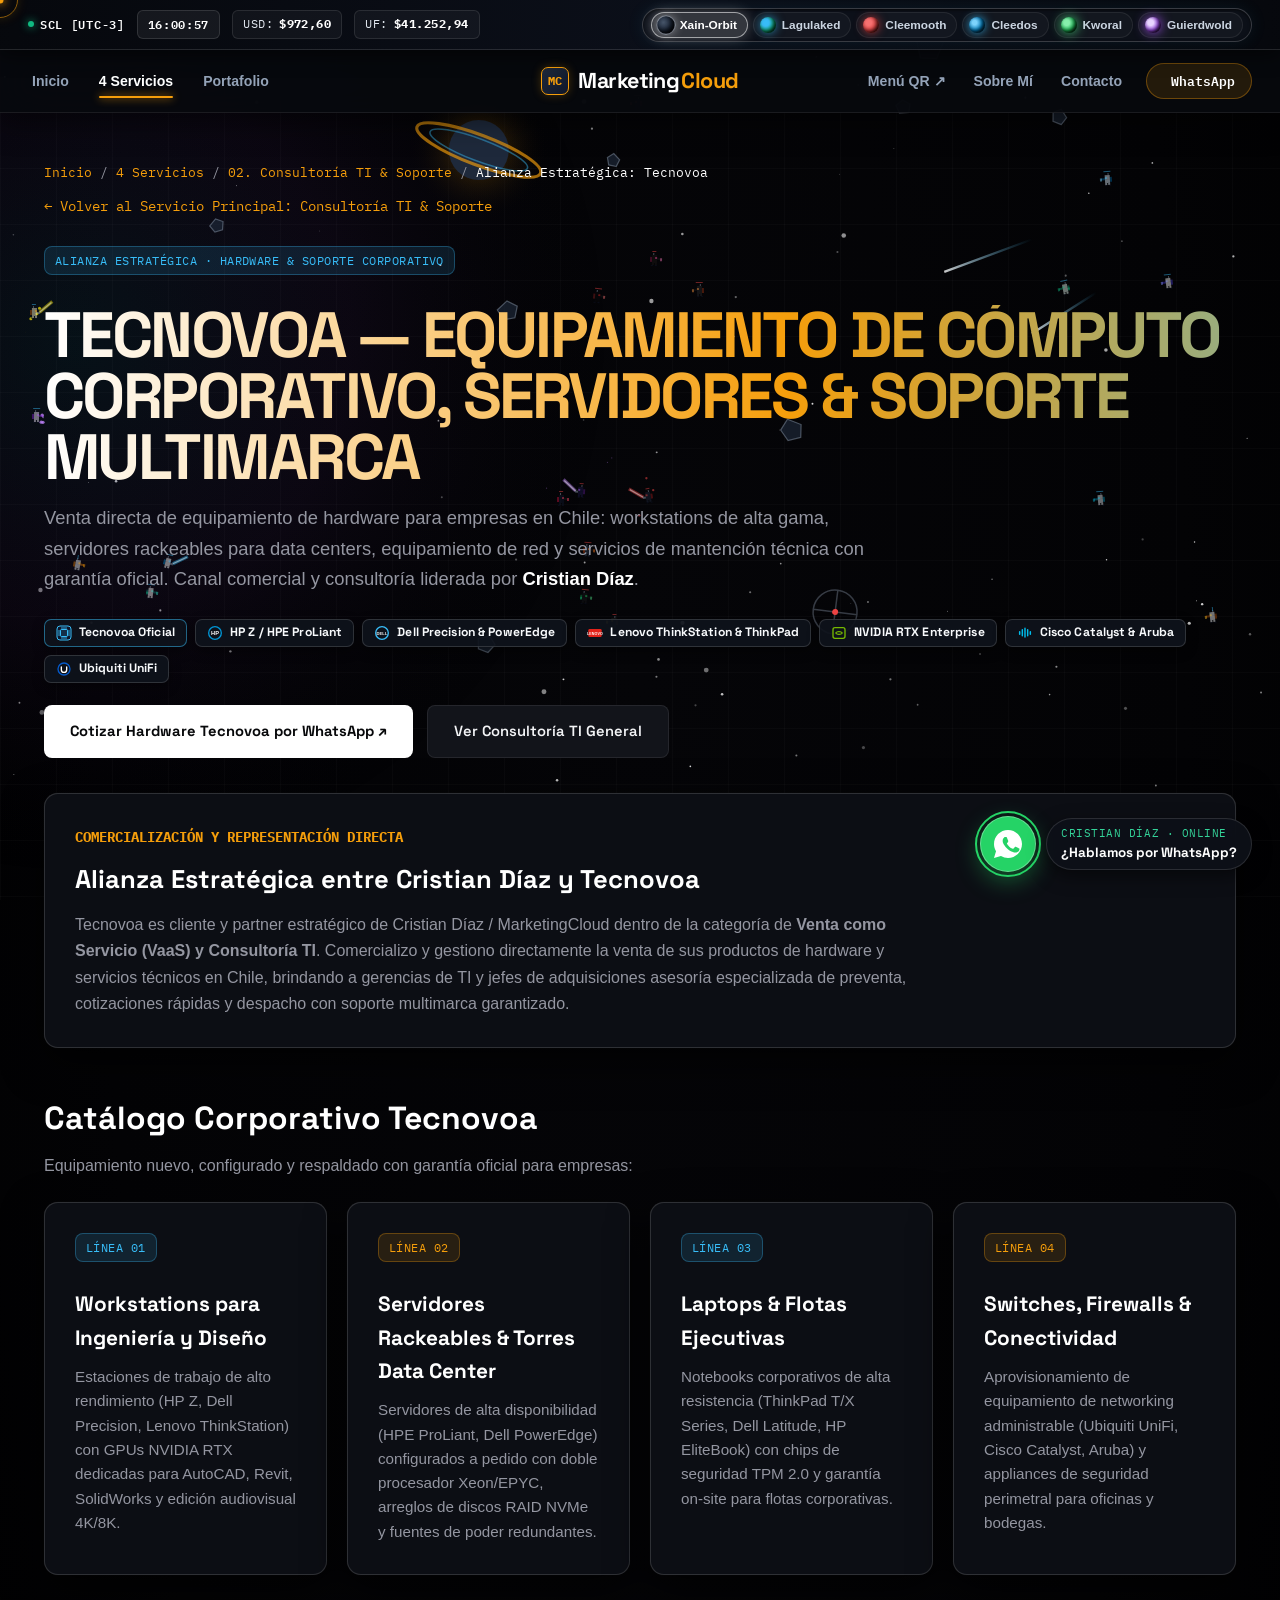
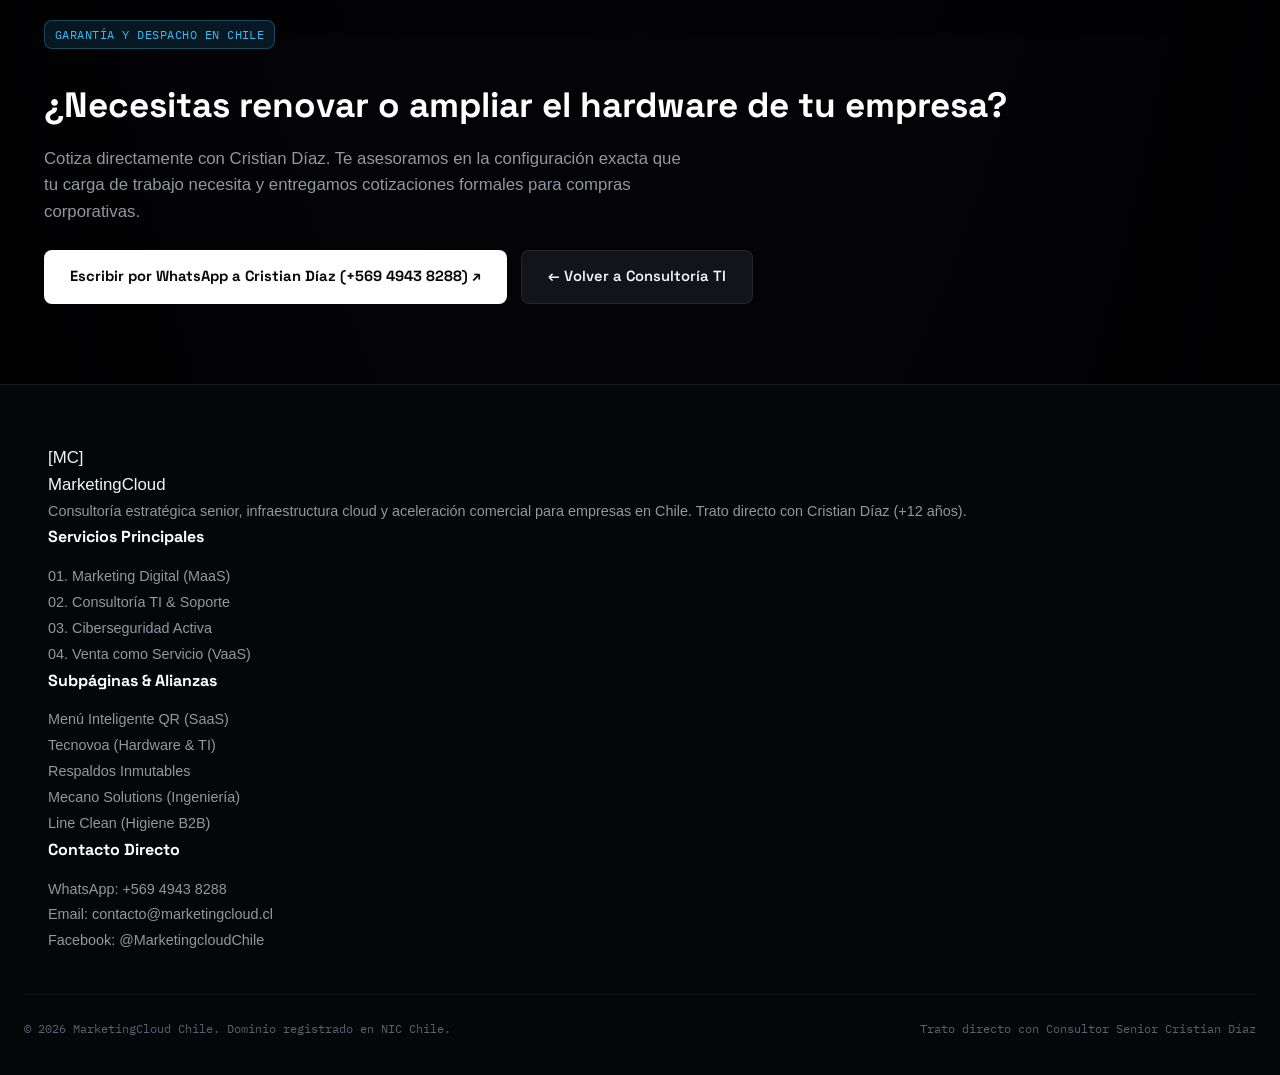
<file: tecnovoa.html>
<!DOCTYPE html>
<html lang="es-CL">
<head>
  <meta charset="UTF-8">
  <meta name="viewport" content="width=device-width, initial-scale=1.0">

  <!-- Primary Meta Tags -->
  <title>Tecnovoa | Equipamiento de Hardware Corporativo & Soporte Multimarca | MarketingCloud Chile</title>
  <meta name="title" content="Tecnovoa | Equipamiento de Hardware Corporativo & Soporte Multimarca | MarketingCloud Chile">
  <meta name="description" content="Tecnovoa y Cristian Díaz: Venta directa de workstations, servidores rackeables, switches administrables y soporte técnico en terreno en Chile.">
  <link rel="canonical" href="https://crdiazu.github.io/marketingcloud-cl/tecnovoa.html">
  <meta name="robots" content="index, follow">

  <!-- Favicon & Icons -->
  <link rel="icon" type="image/x-icon" href="favicon.ico">
  <link rel="icon" type="image/png" sizes="64x64" href="favicon.png">
  <link rel="apple-touch-icon" href="favicon.png">

  <!-- Open Graph / Facebook / WhatsApp -->
  <meta property="og:type" content="website">
  <meta property="og:url" content="https://crdiazu.github.io/marketingcloud-cl/tecnovoa.html">
  <meta property="og:site_name" content="MarketingCloud Chile">
  <meta property="og:title" content="Tecnovoa | Equipamiento de Hardware Corporativo & Soporte Multimarca | MarketingCloud Chile">
  <meta property="og:description" content="Tecnovoa y Cristian Díaz: Venta directa de workstations, servidores rackeables, switches administrables y soporte técnico en terreno en Chile.">
  <meta property="og:image" content="https://crdiazu.github.io/marketingcloud-cl/og-image.jpg">
  <meta property="og:image:secure_url" content="https://crdiazu.github.io/marketingcloud-cl/og-image.jpg">
  <meta property="og:image:type" content="image/jpeg">
  <meta property="og:image:width" content="1200">
  <meta property="og:image:height" content="630">
  <meta property="og:image:alt" content="Tecnovoa | Equipamiento de Hardware Corporativo & Soporte Multimarca | MarketingCloud Chile">
  <meta property="og:locale" content="es_CL">

  <!-- Twitter / X -->
  <meta name="twitter:card" content="summary_large_image">
  <meta name="twitter:url" content="https://crdiazu.github.io/marketingcloud-cl/tecnovoa.html">
  <meta name="twitter:title" content="Tecnovoa | Equipamiento de Hardware Corporativo & Soporte Multimarca | MarketingCloud Chile">
  <meta name="twitter:description" content="Tecnovoa y Cristian Díaz: Venta directa de workstations, servidores rackeables, switches administrables y soporte técnico en terreno en Chile.">
  <meta name="twitter:image" content="https://crdiazu.github.io/marketingcloud-cl/og-image.jpg">
  
  <!-- SEO GEO Chile -->
  <meta name="geo.region" content="CL-RM">
  <meta name="geo.placename" content="Santiago, Chile">
  <meta name="geo.position" content="-33.4489;-70.6693">
  <meta name="ICBM" content="-33.4489, -70.6693">

  <link rel="preconnect" href="https://fonts.googleapis.com">
  <link rel="preconnect" href="https://fonts.gstatic.com" crossorigin>
  <link href="https://fonts.googleapis.com/css2?family=Space+Grotesk:wght@400;500;600;700;800;900&family=Inter:wght@400;500;600;700&family=IBM+Plex+Mono:wght@400;500;600;700&display=swap" rel="stylesheet">
  <link rel="stylesheet" href="css/style.css">
</head>
<body>

  <!-- CANVAS ESPACIAL DE FONDO -->
  <canvas id="nebula-canvas"></canvas>
  <div class="grid-bg" aria-hidden="true"></div>

  <!-- CURSOR RETICULAR ESPACIAL -->
  <div class="cursor-dot" id="cursor-dot" aria-hidden="true"></div>
  <div class="cursor-ring" id="cursor-ring" aria-hidden="true"></div>

  <!-- BARRA DE ESTUDIO CON RELOJ, DÓLAR, UF Y SELECTOR DE ENTORNOS PLANETARIOS -->
  <aside class="studio-bar" aria-label="Información de mercado y controles de física">
    <div class="studio-bar-inner">
      <div class="studio-bar-left">
        <span style="display: inline-flex; align-items: center; gap: 6px; color: #FFFFFF; font-weight: 600;">
          <span style="width: 6px; height: 6px; border-radius: 50%; background: #10B981; box-shadow: 0 0 8px #10B981;"></span>
          SCL [UTC-3]
        </span>
        <span class="timecode-live" id="live-timecode">00:00:00</span>
        
        <!-- INDICADORES ECONÓMICOS CHILE EN VIVO -->
        <span class="finance-badge" title="Valor oficial Dólar Observado en Chile">
          USD: <strong id="val-dolar">$972,60</strong>
        </span>
        <span class="finance-badge" title="Valor oficial Unidad de Fomento">
          UF: <strong id="val-uf">$41.252,94</strong>
        </span>
      </div>

      <div class="studio-bar-right">
                <!-- SELECTOR DE PLANETAS (XAIN'D SLEENA 1986 ARCADE EDITION) -->
        <div class="gravity-selector-bar">
          <span class="gravity-label">Xain'd Sleena:</span>
          <button class="gravity-btn active" data-mode="espacio" title="Xain-Orbit: Espacio Zero-G, Saturno, asteroides y cometas [Tecla 1 o E]">
            <span class="planet-sphere sphere-espacio"></span>
            <span>Xain-Orbit</span>
          </button>
          <button class="gravity-btn" data-mode="tierra" title="Lagulaked: Planeta Selva Verde Jade, montañas, árboles y viento [Tecla 2 o L]">
            <span class="planet-sphere sphere-tierra"></span>
            <span>Lagulaked</span>
          </button>
          <button class="gravity-btn" data-mode="deimos" title="Cleemooth: Planeta Cañón Rojo Carmesí, rocas flotantes y tormenta [Tecla 3 o C]">
            <span class="planet-sphere sphere-deimos sphere-marte"></span>
            <span>Cleemooth</span>
          </button>
          <button class="gravity-btn" data-mode="agua" title="Cleedos: Planeta Océano Azul Abisal, arrecifes, algas y peces [Tecla 4 o A]">
            <span class="planet-sphere sphere-agua"></span>
            <span>Cleedos</span>
          </button>
          <button class="gravity-btn" data-mode="plasma" title="Kworal: Planeta Reactor Verde Neón, magma, ondas y rayos de plasma [Tecla 5 o K]">
            <span class="planet-sphere sphere-plasma"></span>
            <span>Kworal</span>
          </button>
          <button class="gravity-btn" data-mode="cuantico" title="Guierdwold: Planeta Cristal Púrpura, auroras y prismas cuánticos [Tecla 6 o G]">
            <span class="planet-sphere sphere-cuantico"></span>
            <span>Guierdwold</span>
          </button>
        </div>
      </div>
    </div>
  </aside>

  <!-- CABECERA SUPERIOR MÓVIL (LOGO CENTRADO + ESTADO + BOTÓN PLANETA) -->
  <header class="mobile-top-bar" aria-label="Identidad móvil y selector de entorno">
    <div class="mobile-top-inner">
      <span class="mobile-status-dot" title="Santiago de Chile Online"></span>
      <a href="index.html" class="brand-link">
        <span class="brand-badge-icon">MC</span>
        <span class="brand-name">Marketing<span>Cloud</span></span>
      </a>
      <button class="mobile-planet-pill" id="mobile-planet-btn" aria-label="Cambiar entorno planetario">
        🌌 Xain-Orbit
      </button>
    </div>
  </header>

  <!-- CABECERA PRINCIPAL ATRACTIVA CON LOGO AL CENTRO Y MENÚ STICKY AL BAJAR -->
  <nav class="main-nav" aria-label="Navegación principal">
    <div class="nav-container">
      <!-- Columna Izquierda: Menús -->
      <div class="nav-col-left">
        <a href="index.html" class="nav-menu-link">
          <svg class="nav-tab-icon" viewBox="0 0 24 24" width="18" height="18" fill="none" stroke="currentColor" stroke-width="2"><path d="M3 12l9-9 9 9M5 10v10a1 1 0 001 1h4v-6h4v6h4a1 1 0 001-1V10"/></svg>
          <span>Inicio</span>
        </a>
        <a href="servicios.html" class="nav-menu-link active">
          <svg class="nav-tab-icon" viewBox="0 0 24 24" width="18" height="18" fill="none" stroke="currentColor" stroke-width="2"><rect x="3" y="3" width="7" height="7" rx="1"/><rect x="14" y="3" width="7" height="7" rx="1"/><rect x="14" y="14" width="7" height="7" rx="1"/><rect x="3" y="14" width="7" height="7" rx="1"/></svg>
          <span>4 Servicios</span>
        </a>
        <a href="portafolio.html" class="nav-menu-link">
          <svg class="nav-tab-icon" viewBox="0 0 24 24" width="18" height="18" fill="none" stroke="currentColor" stroke-width="2"><rect x="2" y="7" width="20" height="14" rx="2"/><path d="M16 7V5a2 2 0 00-2-2h-4a2 2 0 00-2 2v2"/></svg>
          <span>Portafolio</span>
        </a>
      </div>

      <!-- Columna Centro: LOGO DESTACADO AL CENTRO -->
      <div class="nav-col-center">
        <a href="index.html" class="brand-link" title="MarketingCloud Chile · Ir a Inicio">
          <span class="brand-badge-icon">MC</span>
          <span class="brand-name">Marketing<span>Cloud</span></span>
        </a>
      </div>

      <!-- Columna Derecha: Menús + CTA Directo -->
      <div class="nav-col-right">
        <a href="https://menu-inteligente-mc.vercel.app/" target="_blank" rel="noopener" class="nav-menu-link" title="Producto Destacado de Marketing Digital">
          <span>Menú QR ↗</span>
        </a>
        <a href="sobre-mi.html" class="nav-menu-link">
          <svg class="nav-tab-icon" viewBox="0 0 24 24" width="18" height="18" fill="none" stroke="currentColor" stroke-width="2"><path d="M20 21v-2a4 4 0 00-4-4H8a4 4 0 00-4 4v2"/><circle cx="12" cy="7" r="4"/></svg>
          <span>Sobre Mí</span>
        </a>
        <a href="contacto.html" class="nav-menu-link">
          <svg class="nav-tab-icon" viewBox="0 0 24 24" width="18" height="18" fill="none" stroke="currentColor" stroke-width="2"><path d="M21 15a2 2 0 01-2 2H7l-4 4V5a2 2 0 012-2h14a2 2 0 012 2z"/></svg>
          <span>Contacto</span>
        </a>
        <a class="nav-cta-btn" href="https://wa.me/56949438288?text=Hola%20Cristian,%20me%20gustar%C3%ADa%20conversar%20sobre%20mi%20empresa" target="_blank" rel="noopener">
          <span class="pulse-dot"></span>
          <span>WhatsApp</span>
        </a>
      </div>
    </div>
  </nav>


  <main class="wrap" style="padding-top: 125px;">

    <!-- BREADCRUMBS -->
    <div style="padding: 20px 0 10px; font-family: var(--font-mono); font-size: 0.82rem; color: var(--text-muted);">
      <a href="index.html" style="color: var(--accent);">Inicio</a> / 
      <a href="servicios.html" style="color: var(--accent);">4 Servicios</a> / 
      <a href="servicio-consultoria-ti.html" style="color: var(--accent);">02. Consultoría TI & Soporte</a> / 
      <span style="color: #FFFFFF;">Alianza Estratégica: Tecnovoa</span>
    </div>

    <div style="margin-bottom: 16px;">
      <a href="servicio-consultoria-ti.html" style="display: inline-flex; align-items: center; gap: 6px; font-family: var(--font-mono); font-size: 0.85rem; color: var(--accent); text-decoration: none;">
        ← Volver al Servicio Principal: Consultoría TI & Soporte
      </a>
    </div>

    <!-- HERO SUBPÁGINA -->
    <section style="padding: 10px 0 35px;">
      <span class="chip chip-cyan">ALIANZA ESTRATÉGICA · HARDWARE & SOPORTE CORPORATIVO</span>
      <h1 class="chroma-title" style="margin: 14px 0 16px; font-size: clamp(2.3rem, 5vw, 4rem);">
        TECNOVOA — EQUIPAMIENTO DE CÓMPUTO CORPORATIVO, SERVIDORES & SOPORTE MULTIMARCA
      </h1>
      <p style="font-size: 1.15rem; color: var(--text-muted); max-width: 820px; line-height: 1.65; margin-bottom: 24px;">
        Venta directa de equipamiento de hardware para empresas en Chile: workstations de alta gama, servidores rackeables para data centers, equipamiento de red y servicios de mantención técnica con garantía oficial. Canal comercial y consultoría liderada por <strong style="color: #FFFFFF;">Cristian Díaz</strong>.
      </p>

      
      <div class="brand-logo-strip" style="margin-bottom: 22px;">
        <span class="brand-logo-badge" style="border-color: rgba(56,189,248,0.5);"><svg viewBox="0 0 32 32" fill="none"><rect x="2" y="2" width="28" height="28" rx="6" fill="#0F172A" stroke="#38BDF8" stroke-width="2"/><rect x="9" y="9" width="14" height="14" rx="2" stroke="#38BDF8" stroke-width="2" fill="rgba(56,189,248,0.15)"/><path d="M12 5V9M16 5V9M20 5V9M12 23V27M16 23V27M20 23V27M5 12H9M5 16H9M5 20H9M23 12H27M23 16H27M23 20H27" stroke="#38BDF8" stroke-width="1.8" stroke-linecap="round"/></svg><span>Tecnovoa Oficial</span></span>
        <span class="brand-logo-badge"><svg viewBox="0 0 24 24" fill="none"><circle cx="12" cy="12" r="9.5" stroke="#0096D6" stroke-width="2"/><text x="12" y="15" text-anchor="middle" fill="#FFFFFF" font-family="sans-serif" font-weight="800" font-size="8.5">HP</text></svg><span>HP Z / HPE ProLiant</span></span>
        <span class="brand-logo-badge"><svg viewBox="0 0 24 24" fill="none"><circle cx="12" cy="12" r="9.5" stroke="#38BDF8" stroke-width="2"/><text x="12" y="14.5" text-anchor="middle" fill="#FFFFFF" font-family="sans-serif" font-weight="800" font-size="6.2">DELL</text></svg><span>Dell Precision & PowerEdge</span></span>
        <span class="brand-logo-badge"><svg viewBox="0 0 24 24" fill="none"><rect x="2" y="6" width="20" height="12" rx="2" fill="#E2231A"/><text x="12" y="14.5" text-anchor="middle" fill="#FFFFFF" font-family="sans-serif" font-weight="800" font-size="5.5">LENOVO</text></svg><span>Lenovo ThinkStation & ThinkPad</span></span>
        <span class="brand-logo-badge"><svg viewBox="0 0 24 24" fill="none"><rect x="3" y="4" width="18" height="16" rx="3" stroke="#76B900" stroke-width="2"/><path d="M7 12C9 9 15 9 17 12C15 15 9 15 7 12Z" stroke="#76B900" stroke-width="1.8" fill="rgba(118,185,0,0.2)"/></svg><span>NVIDIA RTX Enterprise</span></span>
        <span class="brand-logo-badge"><svg viewBox="0 0 24 24" fill="none"><path d="M4 14V10M8 16V7M12 18V5M16 16V7M20 14V10" stroke="#00BCEB" stroke-width="2.2" stroke-linecap="round"/></svg><span>Cisco Catalyst & Aruba</span></span>
        <span class="brand-logo-badge"><svg viewBox="0 0 24 24" fill="none"><circle cx="12" cy="12" r="9" stroke="#0559C9" stroke-width="2"/><path d="M8 9V13C8 15.2 9.8 17 12 17C14.2 17 16 15.2 16 13V9" stroke="#FFFFFF" stroke-width="2" stroke-linecap="round"/></svg><span>Ubiquiti UniFi</span></span>
      </div>
      <div style="display: flex; gap: 14px; flex-wrap: wrap;">
        <a class="btn-primary" href="https://wa.me/56949438288?text=Hola%20Cristian,%20quisiera%20cotizar%20hardware%20corporativo%20de%20Tecnovoa" target="_blank" rel="noopener">
          Cotizar Hardware Tecnovoa por WhatsApp ↗
        </a>
        <a class="btn-secondary" href="servicio-consultoria-ti.html">
          Ver Consultoría TI General
        </a>
      </div>
    </section>

    <!-- DECLARACIÓN DE ALIANZA COMERCIAL -->
    <section style="margin-bottom: 45px;">
      <article class="tile col-12" style="border-left: 4px solid var(--accent); background: #0C0E14 !important;">
        <div class="card-content-layer">
          <span style="font-family: var(--font-mono); color: var(--accent); font-weight: 700; font-size: 0.85rem;">COMERCIALIZACIÓN Y REPRESENTACIÓN DIRECTA</span>
          <h2 style="font-family: var(--font-display); font-size: 1.6rem; color: #FFFFFF; margin: 8px 0 12px;">
            Alianza Estratégica entre Cristian Díaz y Tecnovoa
          </h2>
          <p style="color: var(--text-muted); font-size: 1rem; line-height: 1.65; max-width: 860px;">
            Tecnovoa es cliente y partner estratégico de Cristian Díaz / MarketingCloud dentro de la categoría de <strong>Venta como Servicio (VaaS) y Consultoría TI</strong>. Comercializo y gestiono directamente la venta de sus productos de hardware y servicios técnicos en Chile, brindando a gerencias de TI y jefes de adquisiciones asesoría especializada de preventa, cotizaciones rápidas y despacho con soporte multimarca garantizado.
          </p>
        </div>
      </article>
    </section>

    <!-- LÍNEAS DE EQUIPAMIENTO Y HARDWARE TECNOVOA -->
    <section style="margin-bottom: 45px;">
      <h2 style="font-family: var(--font-display); font-size: 2rem; color: #FFFFFF; margin-bottom: 8px;">
        Catálogo Corporativo Tecnovoa
      </h2>
      <p style="color: var(--text-muted); font-size: 1rem; margin-bottom: 24px;">
        Equipamiento nuevo, configurado y respaldado con garantía oficial para empresas:
      </p>

      <div style="display: grid; grid-template-columns: repeat(auto-fit, minmax(280px, 1fr)); gap: 20px;">
        <article class="tile" style="position: relative; background: #0C0E14 !important;">
          <div class="card-content-layer">
            <span class="chip chip-cyan">LÍNEA 01</span>
            <h3 style="font-family: var(--font-display); font-size: 1.3rem; color: #FFFFFF; margin: 10px 0;">
              Workstations para Ingeniería y Diseño
            </h3>
            <p style="color: var(--text-muted); font-size: 0.95rem; line-height: 1.6;">
              Estaciones de trabajo de alto rendimiento (HP Z, Dell Precision, Lenovo ThinkStation) con GPUs NVIDIA RTX dedicadas para AutoCAD, Revit, SolidWorks y edición audiovisual 4K/8K.
            </p>
          </div>
        </article>

        <article class="tile" style="position: relative; background: #0C0E14 !important;">
          <div class="card-content-layer">
            <span class="chip chip-accent">LÍNEA 02</span>
            <h3 style="font-family: var(--font-display); font-size: 1.3rem; color: #FFFFFF; margin: 10px 0;">
              Servidores Rackeables & Torres Data Center
            </h3>
            <p style="color: var(--text-muted); font-size: 0.95rem; line-height: 1.6;">
              Servidores de alta disponibilidad (HPE ProLiant, Dell PowerEdge) configurados a pedido con doble procesador Xeon/EPYC, arreglos de discos RAID NVMe y fuentes de poder redundantes.
            </p>
          </div>
        </article>

        <article class="tile" style="position: relative; background: #0C0E14 !important;">
          <div class="card-content-layer">
            <span class="chip chip-cyan">LÍNEA 03</span>
            <h3 style="font-family: var(--font-display); font-size: 1.3rem; color: #FFFFFF; margin: 10px 0;">
              Laptops & Flotas Ejecutivas
            </h3>
            <p style="color: var(--text-muted); font-size: 0.95rem; line-height: 1.6;">
              Notebooks corporativos de alta resistencia (ThinkPad T/X Series, Dell Latitude, HP EliteBook) con chips de seguridad TPM 2.0 y garantía on-site para flotas corporativas.
            </p>
          </div>
        </article>

        <article class="tile" style="position: relative; background: #0C0E14 !important;">
          <div class="card-content-layer">
            <span class="chip chip-accent">LÍNEA 04</span>
            <h3 style="font-family: var(--font-display); font-size: 1.3rem; color: #FFFFFF; margin: 10px 0;">
              Switches, Firewalls & Conectividad
            </h3>
            <p style="color: var(--text-muted); font-size: 0.95rem; line-height: 1.6;">
              Aprovisionamiento de equipamiento de networking administrable (Ubiquiti UniFi, Cisco Catalyst, Aruba) y appliances de seguridad perimetral para oficinas y bodegas.
            </p>
          </div>
        </article>
      </div>
    </section>

    <!-- BANNER CONTACTO -->
    <section style="margin-bottom: 60px;">
      <div class="cta-banner" style="position: relative; overflow: hidden;">
        <span class="chip chip-cyan">GARANTÍA Y DESPACHO EN CHILE</span>
        <h2 style="font-family: var(--font-display); font-size: 2.2rem; color: #FFFFFF; margin: 12px 0;">
          ¿Necesitas renovar o ampliar el hardware de tu empresa?
        </h2>
        <p style="font-size: 1.05rem; color: var(--text-muted); max-width: 650px; margin-bottom: 24px;">
          Cotiza directamente con Cristian Díaz. Te asesoramos en la configuración exacta que tu carga de trabajo necesita y entregamos cotizaciones formales para compras corporativas.
        </p>
        <div style="display: flex; gap: 14px; flex-wrap: wrap;">
          <a class="btn-primary" href="https://wa.me/56949438288?text=Hola%20Cristian,%20necesito%20cotizar%20equipos%20con%20Tecnovoa" target="_blank" rel="noopener">
            Escribir por WhatsApp a Cristian Díaz (+569 4943 8288) ↗
          </a>
          <a class="btn-secondary" href="servicio-consultoria-ti.html">
            ← Volver a Consultoría TI
          </a>
        </div>
      </div>
    </section>

  </main>

  <!-- FOOTER PRINCIPAL -->
  <footer class="main-footer">
    <div class="wrap foot-grid">
      <div class="footer-col foot-brand">
        <div class="brand">
          <div class="brand-badge">[MC]</div>
          <div class="brand-title">Marketing<span>Cloud</span></div>
        </div>
        <p>
          Consultoría estratégica senior, infraestructura cloud y aceleración comercial para empresas en Chile. Trato directo con Cristian Díaz (+12 años).
        </p>
      </div>

      <div class="footer-col">
        <h5>Servicios Principales</h5>
        <a href="servicio-marketing-digital.html">01. Marketing Digital (MaaS)</a>
        <a href="servicio-consultoria-ti.html">02. Consultoría TI & Soporte</a>
        <a href="servicio-ciberseguridad.html">03. Ciberseguridad Activa</a>
        <a href="servicio-venta-b2b.html">04. Venta como Servicio (VaaS)</a>
      </div>

      <div class="footer-col">
        <h5>Subpáginas & Alianzas</h5>
        <a href="menu-inteligente.html">Menú Inteligente QR (SaaS)</a>
        <a href="tecnovoa.html">Tecnovoa (Hardware & TI)</a>
        <a href="ciberseguridad-respaldos.html">Respaldos Inmutables</a>
        <a href="cliente-mecano-solutions.html">Mecano Solutions (Ingeniería)</a>
        <a href="cliente-line-clean.html">Line Clean (Higiene B2B)</a>
      </div>

      <div class="footer-col">
        <h5>Contacto Directo</h5>
        <a href="https://wa.me/56949438288" target="_blank" rel="noopener">WhatsApp: +569 4943 8288</a>
        <a href="mailto:contacto@marketingcloud.cl">Email: contacto@marketingcloud.cl</a>
        <a href="https://web.facebook.com/MarketingcloudChile/" target="_blank" rel="noopener">Facebook: @MarketingcloudChile</a>
      </div>
    </div>
    
    <div class="foot-bottom">
      <div>© 2026 MarketingCloud Chile. Dominio registrado en NIC Chile.</div>
      <div>Trato directo con Consultor Senior Cristian Díaz</div>
    </div>
  </footer>

  <!-- TOAST FLOTANTE -->
  <div class="physics-hud-toast" id="physics-hud-toast" aria-live="polite"></div>

  <!-- GLOBO FLOTANTE DE WHATSAPP -->
  <a href="https://wa.me/56949438288?text=Hola%20Cristian,%20vi%20tu%20sitio%20MarketingCloud%20y%20me%20gustar%C3%ADa%20hacer%20una%20consulta." 
     class="whatsapp-float-bubble" 
     target="_blank" 
     rel="noopener noreferrer" 
     aria-label="Contactar a Cristian Díaz por WhatsApp">
    <div class="whatsapp-bubble-inner">
      <span class="whatsapp-pulse-ring" aria-hidden="true"></span>
      <svg class="whatsapp-svg-icon" viewBox="0 0 32 32" fill="none" xmlns="http://www.w3.org/2000/svg" aria-hidden="true">
        <path fill-rule="evenodd" clip-rule="evenodd" d="M16 2C8.268 2 2 8.268 2 16c0 2.652.738 5.132 2.022 7.262L2 30l6.942-1.996A13.926 13.926 0 0016 30c7.732 0 14-6.268 14-14S23.732 2 16 2zm-1.07 7.74c-.31-.69-.636-.704-.93-.717-.24-.01-.516-.01-.792-.01-.276 0-.724.103-1.103.517-.38.413-1.448 1.413-1.448 3.447s1.482 3.998 1.689 4.274c.207.276 2.87 4.599 7.07 6.257 3.49 1.378 4.2 1.103 4.958 1.034.758-.069 2.447-1 2.792-1.965.345-.965.345-1.792.241-1.965-.103-.172-.379-.276-.793-.482-.413-.207-2.447-1.206-2.826-1.344-.38-.138-.655-.207-.93.207-.276.413-1.069 1.344-1.31 1.62-.241.275-.483.31-.896.103-.414-.207-1.748-.644-3.33-2.054-1.23-1.097-2.062-2.453-2.303-2.866-.241-.414-.026-.638.181-.844.186-.186.414-.482.62-.723.207-.242.276-.414.414-.69.138-.275.069-.517-.034-.723-.104-.207-.905-2.247-1.27-3.056z" fill="white"/>
      </svg>
    </div>
    <span class="whatsapp-bubble-tooltip">
      <small>Cristian Díaz · Online</small>
      <strong>¿Hablamos por WhatsApp?</strong>
    </span>
  </a>

  <script src="js/engine.js"></script>
</body>
</html>
</file>
<file: css/style.css>
﻿/* ==========================================================================
   MARKETINGCLOUD CHILE · DESIGN SYSTEM (Layers of Time + Impeccable)
   Direction: The Cosmic Show Board & High-Contrast Chroma
   ========================================================================== */

:root {
  /* Colors */
  --bg: #07080A;
  --bg-alt: #0D0E12;
  --surface: #12141A;
  --surface-hover: #181B24;
  --border: rgba(255, 255, 255, 0.08);
  --border-focus: rgba(255, 255, 255, 0.22);
  
  --text: #F3F4F6;
  --text-muted: #9496A1;
  --text-dim: #5C6070;
  
  --accent: #F59E0B;
  --accent-hover: #D97706;
  --accent-subtle: rgba(245, 158, 11, 0.12);
  
  --cyan: #38BDF8;
  --cyan-subtle: rgba(56, 189, 248, 0.12);
  
  --emerald: #10B981;
  --emerald-subtle: rgba(16, 185, 129, 0.12);
  
  --purple: #A78BFA;
  --purple-subtle: rgba(167, 139, 250, 0.12);

  /* Typography */
  --font-display: "Space Grotesk", -apple-system, BlinkMacSystemFont, "Segoe UI", Roboto, sans-serif;
  --font-body: "Plus Jakarta Sans", -apple-system, BlinkMacSystemFont, "Segoe UI", Roboto, sans-serif;
  --font-mono: "IBM Plex Mono", "SF Mono", Menlo, monospace;

  --step-small: clamp(0.8125rem, 0.8rem + 0.1vw, 0.875rem);
  --step-body: clamp(0.95rem, 0.92rem + 0.2vw, 1.05rem);
  --step-lead: clamp(1.15rem, 1.05rem + 0.5vw, 1.35rem);
  --step-title: clamp(1.5rem, 1.3rem + 1.2vw, 2.2rem);
  --step-head: clamp(2.4rem, 2rem + 3.2vw, 4.4rem);
  --step-giant: clamp(2.8rem, 2.2rem + 5vw, 6.2rem);

  --radius-sm: 8px;
  --radius-md: 14px;
  --radius-lg: 20px;
  --radius-full: 9999px;
  
  --gap: 16px;
}

*, *::before, *::after {
  margin: 0;
  padding: 0;
  box-sizing: border-box;
}

html {
  scroll-behavior: smooth;
  color-scheme: dark;
}

body {
  background-color: var(--bg);
  color: var(--text);
  font-family: var(--font-body);
  font-size: var(--step-body);
  line-height: 1.6;
  -webkit-font-smoothing: antialiased;
  -moz-osx-font-smoothing: grayscale;
  overflow-x: hidden;
  position: relative;
}

a {
  color: inherit;
  text-decoration: none;
}

img {
  max-width: 100%;
  display: block;
}

.wrap {
  max-width: 1260px;
  margin: 0 auto;
  padding: 0 24px;
  position: relative;
  z-index: 2;
}

/* ==========================================================================
   COSMIC CLOUD CANVAS & RETICLE CURSOR (Layers of Time Effect)
   ========================================================================== */
#nebula-canvas {
  position: fixed;
  inset: 0;
  width: 100vw;
  height: 100vh;
  pointer-events: none;
  z-index: 1;
  
}

.grid-bg {
  position: fixed;
  inset: 0;
  pointer-events: none;
  z-index: 0;
  background-image: 
    linear-gradient(to right, rgba(255, 255, 255, 0.025) 1px, transparent 1px),
    linear-gradient(to bottom, rgba(255, 255, 255, 0.025) 1px, transparent 1px);
  background-size: 56px 56px;
}

/* Cursor Core & Reticle (High Contrast, ZERO Text Blur) */
.cursor-dot {
  position: fixed;
  top: 0;
  left: 0;
  width: 7px;
  height: 7px;
  background-color: var(--accent);
  box-shadow: 0 0 10px var(--accent), 0 0 20px rgba(245, 158, 11, 0.6);
  border-radius: 50%;
  pointer-events: none;
  z-index: 10000;
  transform: translate(-50%, -50%);
  transition: width 0.2s ease, height 0.2s ease, background-color 0.2s ease;
}

.cursor-ring {
  position: fixed;
  top: 0;
  left: 0;
  width: 36px;
  height: 36px;
  border: 1.5px solid rgba(245, 158, 11, 0.55);
  box-shadow: 0 0 12px rgba(245, 158, 11, 0.15);
  border-radius: 50%;
  pointer-events: none;
  z-index: 9999;
  transform: translate(-50%, -50%);
  /* NO blur filter on cursor so text is ALWAYS sharp */
  transition: width 0.22s cubic-bezier(0.16, 1, 0.3, 1),
              height 0.22s cubic-bezier(0.16, 1, 0.3, 1),
              border-color 0.2s ease,
              background-color 0.2s ease,
              transform 0.1s ease;
}

/* High contrast active state when hovering links or text */
.cursor-ring.active {
  width: 58px;
  height: 58px;
  border-color: #FFFFFF;
  border-width: 2px;
  box-shadow: 0 0 18px rgba(255, 255, 255, 0.4), 0 0 30px rgba(56, 189, 248, 0.3);
  background: rgba(255, 255, 255, 0.06);
}

/* ==========================================================================
   STUDIO TOP BAR
   ========================================================================== */
.studio-bar {
  background: rgba(7, 8, 10, 0.95);
  border-bottom: 1px solid var(--border);
  padding: 8px 24px;
  font-family: var(--font-mono);
  font-size: 0.72rem;
  color: var(--text-dim);
  letter-spacing: 0.06em;
  position: fixed;
  top: 0;
  left: 0;
  right: 0;
  z-index: 101;
}

.studio-bar-inner {
  max-width: 1260px;
  margin: 0 auto;
  display: flex;
  justify-content: space-between;
  align-items: center;
}

.timecode-live {
  color: #FFFFFF;
  font-variant-numeric: tabular-nums;
  font-weight: 600;
  background: rgba(255, 255, 255, 0.05);
  padding: 2px 8px;
  border-radius: 4px;
  border: 1px solid rgba(255, 255, 255, 0.08);
}

/* ==========================================================================
   NAVIGATION
   ========================================================================== */
nav.main-nav {
  position: fixed;
  top: 35px;
  left: 0;
  right: 0;
  z-index: 100;
  display: flex;
  align-items: center;
  justify-content: space-between;
  padding: 14px 28px;
  background: rgba(7, 8, 10, 0.88);
  backdrop-filter: blur(16px);
  -webkit-backdrop-filter: blur(16px);
  border-bottom: 1px solid var(--border);
}

.logo {
  font-family: var(--font-display);
  font-weight: 700;
  font-size: 1.25rem;
  letter-spacing: -0.02em;
}

.logo a {
  display: flex;
  align-items: center;
  gap: 3px;
}

.logo span {
  color: var(--accent);
}

.nav-links {
  display: flex;
  align-items: center;
  gap: 28px;
  font-size: 0.9rem;
  font-weight: 500;
  color: var(--text-muted);
}

.nav-links a {
  transition: color 0.2s ease;
  padding: 4px 0;
}

.nav-links a:hover,
.nav-links a.active {
  color: #FFFFFF;
}

.nav-cta {
  font-family: var(--font-mono);
  font-size: 0.82rem;
  font-weight: 500;
  background: var(--surface);
  border: 1px solid var(--border);
  padding: 8px 16px;
  border-radius: var(--radius-full);
  color: var(--text);
  transition: all 0.2s ease;
  display: inline-flex;
  align-items: center;
  gap: 8px;
}

.nav-cta .pulse-dot {
  width: 7px;
  height: 7px;
  border-radius: 50%;
  background-color: var(--emerald);
  box-shadow: 0 0 0 3px rgba(16, 185, 129, 0.25);
}

.nav-cta:hover {
  background: var(--surface-hover);
  border-color: var(--border-focus);
  color: #FFFFFF;
}

@media (max-width: 960px) {
  .nav-links {
    display: none;
  }
}

/* ==========================================================================
   BUTTONS
   ========================================================================== */
.btn-primary {
  background: #FFFFFF;
  color: #07080A;
  font-family: var(--font-display);
  font-size: 0.92rem;
  font-weight: 700;
  padding: 14px 26px;
  border-radius: var(--radius-sm);
  display: inline-flex;
  align-items: center;
  justify-content: center;
  gap: 8px;
  transition: all 0.2s ease;
  border: none;
}

.btn-primary:hover {
  background: var(--accent);
  color: #07080A;
  transform: translateY(-2px);
  box-shadow: 0 8px 24px rgba(245, 158, 11, 0.3);
}

.btn-secondary {
  background: var(--surface);
  border: 1px solid var(--border);
  font-family: var(--font-display);
  font-size: 0.92rem;
  font-weight: 600;
  padding: 14px 26px;
  border-radius: var(--radius-sm);
  color: var(--text);
  display: inline-flex;
  align-items: center;
  justify-content: center;
  gap: 8px;
  transition: all 0.2s ease;
}

.btn-secondary:hover {
  background: var(--surface-hover);
  border-color: var(--border-focus);
  color: #FFFFFF;
  transform: translateY(-2px);
}

.btn-accent {
  background: var(--accent);
  color: #07080A;
  font-family: var(--font-display);
  font-size: 0.92rem;
  font-weight: 700;
  padding: 14px 26px;
  border-radius: var(--radius-sm);
  display: inline-flex;
  align-items: center;
  justify-content: center;
  gap: 8px;
  transition: all 0.2s ease;
}

.btn-accent:hover {
  background: #FFFFFF;
  transform: translateY(-2px);
  box-shadow: 0 8px 24px rgba(255, 255, 255, 0.2);
}

/* ==========================================================================
   ANIMATIONS & KEYFRAMES (Layers of Time Studio)
   ========================================================================== */
@keyframes chromaticShift {
  0% { background-position: 0% 50%; }
  50% { background-position: 100% 50%; }
  100% { background-position: 0% 50%; }
}

@keyframes pulseNeon {
  0%, 100% { opacity: 0.8; transform: scale(1); }
  50% { opacity: 1; transform: scale(1.08); filter: drop-shadow(0 0 10px rgba(245, 158, 11, 0.8)); }
}

/* ==========================================================================
   CHROMATIC GRADIENT HEADLINES (Layers of Time Giant Typography)
   ========================================================================== */
.chroma-title {
  font-family: var(--font-display);
  font-size: var(--step-giant);
  font-weight: 800;
  line-height: 0.95;
  letter-spacing: -0.04em;
  background: linear-gradient(90deg, #FFFFFF 0%, #F59E0B 25%, #38BDF8 55%, #A78BFA 80%, #FFFFFF 100%);
  background-size: 250% auto;
  -webkit-background-clip: text;
  -webkit-text-fill-color: transparent;
  animation: chromaticShift 7s linear infinite;
  display: inline-block;
  margin-bottom: 24px;
}

.hero-statement {
  font-family: var(--font-display);
  font-size: var(--step-head);
  font-weight: 800;
  line-height: 1.05;
  letter-spacing: -0.03em;
  color: #FFFFFF;
  margin-bottom: 20px;
}

.hero-statement .gradient-text {
  background: linear-gradient(90deg, #F59E0B 0%, #38BDF8 35%, #A78BFA 70%, #F59E0B 100%);
  background-size: 250% auto;
  -webkit-background-clip: text;
  -webkit-text-fill-color: transparent;
  animation: chromaticShift 6s linear infinite;
}

/* ==========================================================================
   THE BOARD & 4 SERVICES CARDS
   ========================================================================== */
.board {
  display: grid;
  grid-template-columns: repeat(12, 1fr);
  gap: var(--gap);
  margin: var(--gap) 0;
}

.col-12 { grid-column: span 12; }
.col-8  { grid-column: span 8; }
.col-6  { grid-column: span 6; }
.col-4  { grid-column: span 4; }
.col-3  { grid-column: span 3; }

@media (max-width: 980px) {
  .col-8, .col-6, .col-4, .col-3 {
    grid-column: span 12;
  }
}

.tile {
  background: var(--surface);
  border: 1px solid var(--border);
  border-radius: var(--radius-md);
  padding: 30px;
  display: flex;
  flex-direction: column;
  justify-content: space-between;
  position: relative;
  transition: transform 0.25s cubic-bezier(0.16, 1, 0.3, 1),
              border-color 0.25s ease,
              background-color 0.25s ease,
              box-shadow 0.25s ease;
  overflow: hidden;
}

.tile:hover {
  border-color: var(--border-focus);
  background: var(--surface-hover);
  transform: translateY(-3px);
  box-shadow: 0 16px 36px rgba(0, 0, 0, 0.4);
}

/* 4 Main Services Card Styling - Texto 100% Nítido y de Alto Contraste */
.service-card {
  background: var(--surface);
  border: 1px solid var(--border);
  border-radius: var(--radius-md);
  padding: 32px;
  display: flex;
  flex-direction: column;
  justify-content: space-between;
  transition: transform 0.25s cubic-bezier(0.16, 1, 0.3, 1),
              border-color 0.25s ease,
              box-shadow 0.25s ease,
              background-color 0.25s ease;
  position: relative;
}

.service-card:hover {
  border-color: rgba(255, 255, 255, 0.35);
  background: #151821;
  transform: translateY(-4px);
  box-shadow: 0 20px 45px rgba(0, 0, 0, 0.5), 0 0 25px rgba(255, 255, 255, 0.05);
}

.service-card::after {
  content: "";
  position: absolute;
  top: 0; left: 0; right: 0;
  height: 2px;
  opacity: 0;
  transition: opacity 0.25s ease;
}

.service-card-1:hover::after { background: var(--accent); opacity: 1; }
.service-card-2:hover::after { background: var(--cyan); opacity: 1; }
.service-card-3:hover::after { background: var(--purple); opacity: 1; }
.service-card-4:hover::after { background: var(--emerald); opacity: 1; }

.service-icon {
  width: 48px;
  height: 48px;
  border-radius: 10px;
  display: flex;
  align-items: center;
  justify-content: center;
  font-size: 1.4rem;
  margin-bottom: 20px;
  border: 1px solid var(--border);
}

.chip {
  font-family: var(--font-mono);
  font-size: 0.75rem;
  letter-spacing: 0.04em;
  padding: 4px 10px;
  border-radius: var(--radius-sm);
  display: inline-flex;
  align-items: center;
  gap: 6px;
  width: fit-content;
  margin-bottom: 16px;
}

.chip-neutral {
  background: rgba(255, 255, 255, 0.05);
  color: var(--text-muted);
  border: 1px solid var(--border);
}

.chip-accent {
  background: var(--accent-subtle);
  color: var(--accent);
  border: 1px solid rgba(245, 158, 11, 0.3);
}

.chip-cyan {
  background: var(--cyan-subtle);
  color: var(--cyan);
  border: 1px solid rgba(56, 189, 248, 0.3);
}

.chip-purple {
  background: var(--purple-subtle);
  color: var(--purple);
  border: 1px solid rgba(167, 139, 250, 0.3);
}

.chip-emerald {
  background: var(--emerald-subtle);
  color: var(--emerald);
  border: 1px solid rgba(16, 185, 129, 0.3);
}

.service-title {
  font-family: var(--font-display);
  font-size: 1.45rem;
  font-weight: 700;
  letter-spacing: -0.02em;
  color: #FFFFFF;
  margin-bottom: 12px;
}

.service-desc {
  font-size: 0.95rem;
  color: var(--text-muted);
  line-height: 1.6;
  margin-bottom: 22px;
}

.service-list {
  list-style: none;
  display: flex;
  flex-direction: column;
  gap: 8px;
  margin-bottom: 24px;
  border-top: 1px solid var(--border);
  padding-top: 16px;
}

.service-list li {
  font-size: 0.88rem;
  color: var(--text);
  display: flex;
  align-items: center;
  gap: 8px;
}

.service-list li span.dot {
  width: 5px;
  height: 5px;
  border-radius: 50%;
  display: inline-block;
}

/* ==========================================================================
   GIANT CHROMATIC PROJECT SHOWCASE (Layers of Time Style)
   ========================================================================== */
.projects-section {
  margin-top: 80px;
  padding-top: 60px;
  border-top: 1px solid var(--border);
}

.project-giant-item {
  border-bottom: 1px solid var(--border);
  padding: 36px 0;
  display: grid;
  grid-template-columns: 220px 1fr 240px;
  gap: 28px;
  align-items: center;
  transition: transform 0.3s cubic-bezier(0.16, 1, 0.3, 1),
              background-color 0.3s ease,
              padding 0.3s ease;
  position: relative;
}

.project-giant-item:hover {
  background: rgba(255, 255, 255, 0.015);
  padding-left: 16px;
}

.project-number {
  font-family: var(--font-mono);
  font-size: 0.9rem;
  color: var(--accent);
  letter-spacing: 0.08em;
  margin-bottom: 8px;
  display: block;
}

.project-giant-name {
  font-family: var(--font-display);
  font-size: clamp(2.4rem, 5vw, 4.4rem);
  font-weight: 800;
  line-height: 1.02;
  letter-spacing: -0.035em;
  background: linear-gradient(90deg, #FFFFFF 0%, #E2E8F0 40%, #94A3B8 70%, #FFFFFF 100%);
  background-size: 200% auto;
  -webkit-background-clip: text;
  -webkit-text-fill-color: transparent;
  transition: all 0.35s cubic-bezier(0.16, 1, 0.3, 1);
  display: inline-block;
}

.project-giant-item:hover .project-giant-name {
  background: linear-gradient(90deg, #FFFFFF 0%, #F59E0B 25%, #38BDF8 55%, #A78BFA 80%, #F59E0B 100%);
  background-size: 250% auto;
  -webkit-background-clip: text;
  -webkit-text-fill-color: transparent;
  animation: chromaticShift 3.5s linear infinite;
  transform: translateX(12px) scale(1.02);
  filter: drop-shadow(0 0 20px rgba(56, 189, 248, 0.35));
}

.project-desc {
  font-size: 1rem;
  color: var(--text-muted);
  line-height: 1.55;
  margin-top: 10px;
  max-width: 650px;
}

.project-meta-box {
  background: var(--bg-alt);
  border: 1px solid var(--border);
  border-radius: var(--radius-sm);
  padding: 20px;
  display: flex;
  flex-direction: column;
  gap: 12px;
}

.project-stat-num {
  font-family: var(--font-display);
  font-size: 2rem;
  font-weight: 800;
  color: #FFFFFF;
  line-height: 1;
}

.project-link-btn {
  font-family: var(--font-display);
  font-size: 0.88rem;
  font-weight: 600;
  color: var(--accent);
  display: inline-flex;
  align-items: center;
  gap: 6px;
  transition: transform 0.2s ease;
}

.project-link-btn:hover {
  transform: translateX(4px);
  color: #FFFFFF;
}

@media (max-width: 860px) {
  .project-giant-item {
    grid-template-columns: 1fr;
    gap: 20px;
  }
}

/* ==========================================================================
   FOOTER
   ========================================================================== */
footer {
  border-top: 1px solid var(--border);
  padding: 60px 24px 36px;
  background: #050608;
  margin-top: 80px;
  position: relative;
  z-index: 2;
}

.footer-inner {
  display: grid;
  grid-template-columns: 1.6fr 1fr 1fr;
  gap: 40px;
  max-width: 1260px;
  margin: 0 auto;
}

.footer-col h5 {
  font-family: var(--font-display);
  font-size: 1rem;
  font-weight: 700;
  margin-bottom: 14px;
  color: #FFFFFF;
}

.footer-col p,
.footer-col a {
  color: var(--text-muted);
  font-size: 0.9rem;
  line-height: 1.8;
  display: block;
}

.footer-col a:hover {
  color: #FFFFFF;
}

.foot-bottom {
  max-width: 1260px;
  margin: 40px auto 0;
  padding-top: 24px;
  border-top: 1px solid rgba(255, 255, 255, 0.05);
  font-family: var(--font-mono);
  font-size: 0.78rem;
  color: var(--text-dim);
  display: flex;
  justify-content: space-between;
  flex-wrap: wrap;
  gap: 12px;
}

@media (max-width: 768px) {
  .footer-inner {
    grid-template-columns: 1fr;
    gap: 30px;
  }
}


/* Project Stock Photography Thumbnail */
.project-thumb {
  width: 100%;
  height: 145px;
  border-radius: var(--radius-sm);
  overflow: hidden;
  border: 1px solid var(--border);
  position: relative;
  background: var(--surface);
}

.project-thumb img {
  width: 100%;
  height: 100%;
  object-fit: cover;
  transition: transform 0.4s ease, filter 0.4s ease;
  filter: brightness(0.9) contrast(1.05);
}

.project-giant-item:hover .project-thumb img {
  transform: scale(1.06);
  filter: brightness(1.05) contrast(1.1);
}

@media (max-width: 980px) {
  .project-giant-item {
    grid-template-columns: 1fr !important;
    gap: 20px !important;
  }
  .project-thumb {
    height: 200px;
  }
}


/* ==========================================================================
   TOP BAR FINANCIAL INDICATORS & PARTICLE CONTROLS
   ========================================================================== */
.studio-bar-left {
  display: flex;
  align-items: center;
  gap: 12px;
  flex-wrap: wrap;
}

.studio-bar-right {
  display: flex;
  align-items: center;
  gap: 14px;
  flex-wrap: wrap;
}

.finance-badge {
  display: inline-flex;
  align-items: center;
  gap: 6px;
  background: rgba(255, 255, 255, 0.04);
  border: 1px solid rgba(255, 255, 255, 0.08);
  border-radius: 4px;
  padding: 2px 7px;
  font-family: var(--font-mono);
  font-size: 0.7rem;
  color: #E2E8F0;
  letter-spacing: 0.04em;
}

.finance-badge strong {
  color: #FFFFFF;
}

.physics-controls {
  display: inline-flex;
  align-items: center;
  gap: 4px;
  background: rgba(0, 0, 0, 0.4);
  border: 1px solid var(--border);
  border-radius: 6px;
  padding: 2px 4px;
}

.physics-btn {
  background: transparent;
  border: none;
  color: var(--text-muted);
  font-family: var(--font-mono);
  font-size: 0.68rem;
  padding: 3px 8px;
  border-radius: 4px;
  cursor: pointer;
  transition: all 0.2s ease;
  display: inline-flex;
  align-items: center;
  gap: 4px;
}

.physics-btn:hover {
  color: #FFFFFF;
  background: rgba(255, 255, 255, 0.06);
}

.physics-btn.active {
  background: var(--accent-subtle);
  color: var(--accent);
  border: 1px solid rgba(245, 158, 11, 0.35);
  font-weight: 600;
}

/* ==========================================================================
   AMBIENT BLURRED BACKGROUND PHOTOGRAPHY (Imágenes Difuminadas en Tarjetas)
   ========================================================================== */
.card-ambient-bg {
  position: absolute;
  inset: 0;
  width: 100%;
  height: 100%;
  object-fit: cover;
  filter: blur(14px) brightness(0.24);
  opacity: 0.35;
  border-radius: inherit;
  pointer-events: none;
  z-index: 0;
  transition: opacity 0.4s ease, filter 0.4s ease, transform 0.5s ease;
}

.service-card:hover .card-ambient-bg,
.tile:hover .card-ambient-bg {
  opacity: 0.55;
  filter: blur(10px) brightness(0.32);
  transform: scale(1.05);
}

.card-content-layer {
  position: relative;
  z-index: 1;
}

@media (max-width: 900px) {
  .physics-controls {
    display: none;
  }
}


/* ==========================================================================
   NEO-BRUTALIST KINETIC HERO (Layers of Time Studio)
   ========================================================================== */
.brutalist-hero {
  padding: 40px 0 70px;
  position: relative;
  overflow: hidden;
}

.brutalist-eyebrow {
  display: flex;
  justify-content: space-between;
  align-items: center;
  font-family: var(--font-mono);
  font-size: 0.78rem;
  letter-spacing: 0.08em;
  color: var(--text-muted);
  border-bottom: 1px solid var(--border);
  padding-bottom: 14px;
  margin-bottom: 26px;
  text-transform: uppercase;
}

.kinetic-text-wrap {
  display: flex;
  flex-direction: column;
  gap: 4px;
  margin-bottom: 30px;
  overflow: visible;
  max-width: 100%;
}

.kinetic-line-1 {
  font-family: var(--font-display);
  font-size: clamp(1.2rem, 3.5vw, 2.8rem);
  font-weight: 700;
  letter-spacing: -0.02em;
  color: #9496A1;
  text-transform: uppercase;
  line-height: 1.1;
}

.kinetic-line-2 {
  font-family: var(--font-display);
  font-size: clamp(2rem, 7vw, 6.4rem);
  font-weight: 900;
  letter-spacing: -0.04em;
  text-transform: uppercase;
  line-height: 0.95;
  color: #FFFFFF;
  display: flex;
  flex-wrap: wrap;
  align-items: baseline;
  gap: 0 0.28em;
  will-change: transform;
  max-width: 100%;
}

.kinetic-line-2 span {
  display: inline-block;
}

.kinetic-line-2 .outline-text {
  color: transparent;
  -webkit-text-stroke: 2px #FFFFFF;
}

.kinetic-line-3 {
  font-family: var(--font-display);
  font-size: clamp(2.5rem, 8.5vw, 7.4rem);
  font-weight: 900;
  letter-spacing: -0.04em;
  text-transform: uppercase;
  line-height: 0.9;
  background: linear-gradient(90deg, #F59E0B 0%, #38BDF8 35%, #A78BFA 70%, #F59E0B 100%);
  background-size: 250% auto;
  -webkit-background-clip: text;
  -webkit-text-fill-color: transparent;
  animation: chromaticShift 6s linear infinite;
  display: block;
  will-change: transform;
}

.kinetic-sub {
  font-family: var(--font-mono);
  font-size: clamp(0.9rem, 1.8vw, 1.35rem);
  color: var(--accent);
  letter-spacing: 0.06em;
  font-weight: 700;
  margin-top: 14px;
  text-transform: uppercase;
  display: inline-flex;
  align-items: center;
  gap: 8px;
  background: rgba(245, 158, 11, 0.08);
  padding: 8px 18px;
  border: 1px solid rgba(245, 158, 11, 0.3);
  border-radius: var(--radius-sm);
  width: fit-content;
}

.brutalist-grid-meta {
  display: grid;
  grid-template-columns: 1.4fr 1fr;
  gap: 36px;
  align-items: center;
  border-top: 1px solid var(--border);
  padding-top: 30px;
  margin-top: 24px;
}

@media (max-width: 860px) {
  .brutalist-grid-meta {
    grid-template-columns: 1fr;
    gap: 24px;
  }
}


/* ==========================================================================
   LEFT SCROLL-SPY RAIL (Menú Lateral que se Arma al Bajar)
   ========================================================================== */
.scroll-rail {
  position: fixed;
  left: 20px;
  top: 50%;
  transform: translateY(-50%);
  z-index: 95;
  display: flex;
  align-items: center;
  pointer-events: none;
  background: transparent !important;
  border: none !important;
  width: auto !important;
  right: auto !important;
  padding: 0 !important;
  backdrop-filter: none !important;
  -webkit-backdrop-filter: none !important;
  box-shadow: none !important;
}

.scroll-rail-line {
  position: absolute;
  left: 6px;
  top: 6px;
  bottom: 6px;
  width: 2px;
  background: rgba(255, 255, 255, 0.08);
  border-radius: 2px;
}

.scroll-rail-fill {
  position: absolute;
  left: 0;
  top: 0;
  width: 100%;
  height: 0%;
  background: linear-gradient(180deg, var(--accent) 0%, var(--cyan) 50%, var(--purple) 100%);
  border-radius: 2px;
  transition: height 0.08s linear;
}

.scroll-rail-list {
  list-style: none;
  display: flex;
  flex-direction: column;
  gap: 24px;
  position: relative;
  z-index: 1;
  padding: 0;
  margin: 0;
}

.rail-item {
  display: flex;
  align-items: center;
  gap: 12px;
  text-decoration: none;
  transition: all 0.25s ease;
  pointer-events: auto;
}

.rail-dot {
  width: 14px;
  height: 14px;
  border-radius: 50%;
  background: #0B0D12;
  border: 2px solid var(--border);
  transition: all 0.25s ease;
  position: relative;
}

.rail-item:hover .rail-dot,
.rail-item.active .rail-dot {
  border-color: var(--accent);
  background: var(--accent);
  box-shadow: 0 0 10px var(--accent);
  transform: scale(1.2);
}

.rail-label {
  font-family: var(--font-mono);
  font-size: 0.70rem;
  letter-spacing: 0.08em;
  color: var(--text-dim);
  opacity: 0;
  transform: translateX(-8px);
  transition: all 0.25s cubic-bezier(0.16, 1, 0.3, 1);
  white-space: nowrap;
  pointer-events: none;
}

.rail-item:hover .rail-label,
.rail-item.active .rail-label {
  opacity: 1;
  color: #FFFFFF;
  font-weight: 700;
  transform: translateX(0px);
  pointer-events: auto;
}

@media (max-width: 1350px) {
  .scroll-rail .rail-label {
    display: none;
  }
}

@media (max-width: 980px) {
  .scroll-rail {
    display: none;
  }
}


/* ==========================================================================
   CIUDAD CÓSMICA PARALLAX TRASERA (Activision H.E.R.O. Style Monoliths)
   Letras colosales en la base como edificios espaciales por detrás
   ========================================================================== */
.bg-kinetic-stream {
  position: fixed;
  bottom: 0;
  top: auto;
  left: 0;
  width: 100vw;
  transform: translateY(20px);
  pointer-events: none;
  z-index: 1; /* Detrás de .wrap (z-index: 2) */
  opacity: 0;
  visibility: hidden;
  transition: opacity 0.65s cubic-bezier(0.16, 1, 0.3, 1), transform 0.65s cubic-bezier(0.16, 1, 0.3, 1), visibility 0.65s;
  overflow: hidden;
  white-space: nowrap;
  user-select: none;
}

.bg-kinetic-stream.is-active {
  opacity: 0.45; /* Claramente visible en la base como ciudad espacial detrás de tarjetas */
  visibility: visible;
  transform: translateY(0);
}

.bg-kinetic-rail {
  display: inline-flex;
  align-items: flex-end;
  gap: 75px;
  will-change: transform;
  padding-bottom: 0;
}

.bg-kinetic-phrase {
  display: inline-flex;
  align-items: baseline;
  gap: 32px;
  font-family: var(--font-display);
  font-size: clamp(6.2rem, 16vw, 14.5rem); /* Rascacielos monolíticos colosales */
  font-weight: 900;
  letter-spacing: -0.05em;
  text-transform: uppercase;
  line-height: 0.85;
  filter: drop-shadow(0 0 35px rgba(245, 158, 11, 0.15)) drop-shadow(0 0 60px rgba(56, 189, 248, 0.15));
}

.bg-k-solid {
  color: #FFFFFF;
  text-shadow: 0 0 45px rgba(255, 255, 255, 0.4);
  position: relative;
}

/* Baliza luminosa en la cima del edificio VENTAJA */
.bg-k-solid::after {
  content: '';
  position: absolute;
  top: -8px;
  left: 25%;
  width: 6px;
  height: 6px;
  border-radius: 50%;
  background: #EF4444;
  box-shadow: 0 0 10px #EF4444, 0 0 20px #EF4444;
  animation: beaconPulse 1.6s infinite ease-in-out;
}

.bg-k-outline {
  color: transparent;
  -webkit-text-stroke: 2.8px rgba(255, 255, 255, 0.9);
  position: relative;
}

/* Antena espacial en la cima de COMPETITIVA */
.bg-k-outline::after {
  content: '';
  position: absolute;
  top: -10px;
  right: 30%;
  width: 6px;
  height: 6px;
  border-radius: 50%;
  background: #38BDF8;
  box-shadow: 0 0 12px #38BDF8, 0 0 24px #38BDF8;
  animation: beaconPulse 1.2s infinite ease-in-out alternate;
}

@keyframes beaconPulse {
  0% { opacity: 0.25; transform: scale(0.8); }
  100% { opacity: 1; transform: scale(1.35); }
}

.bg-k-grad {
  background: linear-gradient(90deg, #F59E0B 0%, #38BDF8 35%, #A78BFA 70%, #F59E0B 100%);
  background-size: 250% auto;
  -webkit-background-clip: text;
  -webkit-text-fill-color: transparent;
  animation: chromaticShift 6s linear infinite;
  text-shadow: 0 0 35px rgba(56, 189, 248, 0.3);
}

/* ==========================================================================
   PHYSICS QUANTUM HUD (Activado con [Shift])
   ========================================================================== */
.physics-shift-badge {
  background: rgba(255, 255, 255, 0.05);
  border: 1px solid var(--border);
  color: #FFFFFF;
  font-family: var(--font-mono);
  font-size: 0.72rem;
  padding: 3px 10px;
  border-radius: 4px;
  cursor: pointer;
  display: inline-flex;
  align-items: center;
  gap: 7px;
  transition: all 0.2s ease;
}

.physics-shift-badge:hover,
.physics-shift-badge:focus-visible {
  background: rgba(245, 158, 11, 0.14);
  border-color: var(--accent);
  outline: none;
}

.shift-key-tag {
  background: rgba(255, 255, 255, 0.12);
  border: 1px solid rgba(255, 255, 255, 0.24);
  border-radius: 3px;
  padding: 1px 5px;
  font-size: 0.65rem;
  font-weight: 700;
  color: var(--accent);
  box-shadow: 0 1px 2px rgba(0,0,0,0.4);
  letter-spacing: 0.05em;
}

/* Modal Overlay HUD */
.physics-hud-overlay {
  position: fixed;
  inset: 0;
  background: rgba(7, 8, 10, 0.82);
  backdrop-filter: blur(14px);
  -webkit-backdrop-filter: blur(14px);
  z-index: 10005;
  display: flex;
  align-items: center;
  justify-content: center;
  padding: 20px;
  opacity: 0;
  pointer-events: none;
  transition: opacity 0.22s cubic-bezier(0.16, 1, 0.3, 1);
}

.physics-hud-overlay.is-open {
  opacity: 1;
  pointer-events: auto;
}

.physics-hud-panel {
  background: #0E1017;
  border: 1px solid rgba(255, 255, 255, 0.16);
  border-radius: var(--radius-md);
  padding: 26px 30px;
  max-width: 560px;
  width: 100%;
  box-shadow: 0 24px 60px rgba(0, 0, 0, 0.85), 0 0 40px rgba(245, 158, 11, 0.12);
  transform: scale(0.95) translateY(12px);
  transition: transform 0.24s cubic-bezier(0.16, 1, 0.3, 1);
}

.physics-hud-overlay.is-open .physics-hud-panel {
  transform: scale(1) translateY(0);
}

.physics-hud-header {
  display: flex;
  justify-content: space-between;
  align-items: center;
  border-bottom: 1px solid var(--border);
  padding-bottom: 12px;
  margin-bottom: 18px;
}

.physics-hud-title {
  font-family: var(--font-mono);
  font-size: 0.82rem;
  font-weight: 700;
  letter-spacing: 0.08em;
  color: var(--accent);
  text-transform: uppercase;
  display: flex;
  align-items: center;
  gap: 8px;
}

.physics-hud-close {
  background: transparent;
  border: 1px solid var(--border);
  color: var(--text-muted);
  width: 28px;
  height: 28px;
  border-radius: 4px;
  display: flex;
  align-items: center;
  justify-content: center;
  cursor: pointer;
  font-family: var(--font-mono);
  font-size: 1rem;
  transition: all 0.2s ease;
}

.physics-hud-close:hover {
  color: #FFFFFF;
  border-color: #FFFFFF;
  background: rgba(255, 255, 255, 0.08);
}

.physics-hud-grid {
  display: flex;
  flex-direction: column;
  gap: 10px;
}

.physics-hud-option {
  display: flex;
  align-items: center;
  justify-content: space-between;
  padding: 12px 16px;
  background: rgba(255, 255, 255, 0.025);
  border: 1px solid var(--border);
  border-radius: var(--radius-sm);
  color: var(--text);
  cursor: pointer;
  transition: all 0.2s ease;
  font-family: var(--font-body);
  text-align: left;
  width: 100%;
}

.physics-hud-option:hover {
  background: rgba(255, 255, 255, 0.07);
  border-color: rgba(255, 255, 255, 0.3);
  transform: translateX(4px);
}

.physics-hud-option.active {
  background: var(--accent-subtle);
  border-color: var(--accent);
  box-shadow: 0 0 16px rgba(245, 158, 11, 0.15);
}

.physics-hud-option.active .hud-opt-name {
  color: #FFFFFF;
}

.hud-opt-left {
  display: flex;
  align-items: center;
  gap: 14px;
}

.hud-opt-icon {
  font-size: 1.35rem;
  line-height: 1;
}

.hud-opt-info {
  display: flex;
  flex-direction: column;
  gap: 2px;
}

.hud-opt-name {
  font-weight: 700;
  font-size: 0.95rem;
  color: var(--text);
}

.hud-opt-desc {
  font-size: 0.74rem;
  color: var(--text-dim);
}

.hud-opt-num {
  font-family: var(--font-mono);
  font-size: 0.72rem;
  background: rgba(255, 255, 255, 0.06);
  border: 1px solid rgba(255, 255, 255, 0.14);
  padding: 2px 7px;
  border-radius: 3px;
  color: var(--text-muted);
}

.physics-hud-footer {
  margin-top: 18px;
  padding-top: 14px;
  border-top: 1px solid var(--border);
  font-family: var(--font-mono);
  font-size: 0.72rem;
  color: var(--text-dim);
  display: flex;
  justify-content: space-between;
  align-items: center;
  flex-wrap: wrap;
  gap: 8px;
}

.physics-hud-footer strong {
  color: var(--accent);
}

/* Toast flotante de confirmación */
.physics-hud-toast {
  position: fixed;
  bottom: 28px;
  right: 28px;
  background: rgba(14, 16, 23, 0.94);
  border: 1px solid var(--accent);
  box-shadow: 0 10px 30px rgba(0,0,0,0.8), 0 0 24px rgba(245, 158, 11, 0.25);
  backdrop-filter: blur(12px);
  -webkit-backdrop-filter: blur(12px);
  padding: 10px 18px;
  border-radius: 8px;
  font-family: var(--font-mono);
  font-size: 0.8rem;
  color: #FFFFFF;
  display: flex;
  align-items: center;
  gap: 10px;
  z-index: 10006;
  opacity: 0;
  transform: translateY(16px);
  transition: all 0.3s cubic-bezier(0.16, 1, 0.3, 1);
  pointer-events: none;
}

.physics-hud-toast.is-show {
  opacity: 1;
  transform: translateY(0);
}


/* La ciudad de letras y los astronautas se renderizan 100% unificados en la Segunda Capa (Canvas) */
.bg-kinetic-stream { display: none !important; }


/* ==========================================================================
   PRIMERA CAPA: CONTENIDO 100% NÍTIDO, SIN DIFUMINADO Y DE ALTO CONTRASTE
   ========================================================================== */
.service-card,
.tile,
.brutalist-grid-meta > div:last-child {
  background: #0D0F15 !important;
  border: 1px solid rgba(255, 255, 255, 0.14) !important;
  box-shadow: 0 12px 35px rgba(0, 0, 0, 0.65) !important;
  backdrop-filter: none !important;
  -webkit-backdrop-filter: none !important;
}

.card-ambient-bg {
  opacity: 0.14 !important;
  filter: blur(25px) brightness(0.20) !important;
}

.service-title {
  color: #FFFFFF !important;
  font-weight: 800 !important;
  letter-spacing: -0.02em !important;
}

.service-desc {
  color: #D1D5DB !important;
  font-size: 0.96rem !important;
  line-height: 1.65 !important;
}

.service-list li {
  color: #E2E8F0 !important;
  font-size: 0.88rem !important;
}


/* ==========================================================================
   SELECTORES DE PLANETAS POR TECLA (E, T, M, A, P, C)
   ========================================================================== */
.gravity-selector-bar {
  display: inline-flex;
  align-items: center;
  gap: 4px;
  background: rgba(255, 255, 255, 0.03);
  padding: 2px 6px;
  border-radius: 6px;
  border: 1px solid rgba(255, 255, 255, 0.08);
}

.gravity-label {
  font-size: 0.68rem;
  color: var(--text-dim);
  text-transform: uppercase;
  margin-right: 2px;
  letter-spacing: 0.06em;
  font-family: var(--font-mono);
}

.gravity-btn {
  background: transparent;
  border: 1px solid transparent;
  color: var(--text-muted);
  font-family: var(--font-mono);
  font-size: 0.70rem;
  padding: 2px 7px;
  border-radius: 4px;
  cursor: pointer;
  display: inline-flex;
  align-items: center;
  gap: 4px;
  transition: all 0.2s ease;
}

.gravity-btn:hover {
  color: #FFFFFF;
  background: rgba(255, 255, 255, 0.08);
  border-color: rgba(255, 255, 255, 0.16);
}

.gravity-btn[data-mode="espacio"].active {
  background: rgba(255, 255, 255, 0.12);
  border-color: rgba(255, 255, 255, 0.4);
  color: #FFFFFF;
  font-weight: 700;
  box-shadow: 0 0 10px rgba(255, 255, 255, 0.25);
}

.gravity-btn[data-mode="tierra"].active {
  background: rgba(16, 185, 129, 0.18);
  border-color: #10B981;
  color: #34D399;
  font-weight: 700;
  box-shadow: 0 0 10px rgba(16, 185, 129, 0.3);
}

.gravity-btn[data-mode="marte"].active {
  background: rgba(239, 68, 68, 0.18);
  border-color: #EF4444;
  color: #F87171;
  font-weight: 700;
  box-shadow: 0 0 10px rgba(239, 68, 68, 0.3);
}

.gravity-btn[data-mode="agua"].active {
  background: rgba(56, 189, 248, 0.18);
  border-color: #38BDF8;
  color: #7DD3FC;
  font-weight: 700;
  box-shadow: 0 0 10px rgba(56, 189, 248, 0.3);
}

.gravity-btn[data-mode="plasma"].active {
  background: rgba(74, 222, 128, 0.18);
  border-color: #4ADE80;
  color: #86EFAC;
  font-weight: 700;
  box-shadow: 0 0 12px rgba(74, 222, 128, 0.35);
}

.gravity-btn[data-mode="cuantico"].active {
  background: rgba(192, 132, 252, 0.22);
  border-color: #C084FC;
  color: #E9D5FF;
  font-weight: 700;
  box-shadow: 0 0 12px rgba(192, 132, 252, 0.4);
}

.k-tag {
  background: rgba(255, 255, 255, 0.12);
  border: 1px solid rgba(255, 255, 255, 0.2);
  padding: 0 4px;
  border-radius: 2px;
  font-size: 0.62rem;
  font-weight: 800;
  color: #FFFFFF;
}

/* ==========================================================================
   TRANSFORMACIÃ“N TOTAL DE COLOR POR PLANETA
   ========================================================================== */
body {
  transition: background 0.8s ease, color 0.4s ease;
  background: radial-gradient(ellipse at 50% 25%, #050508 0%, #030305 60%, #000000 100%) !important;
}

/* 1. ESPACIO = NEGRO (Zero-G) */
body.mode-espacio {
  background: radial-gradient(ellipse at 50% 25%, #08080C 0%, #040406 60%, #000000 100%) !important;
}

/* 2. TIERRA = VERDE (1.0g) */
body.mode-tierra {
  background: radial-gradient(ellipse at 50% 25%, #032115 0%, #01120B 60%, #000704 100%) !important;
}
body.mode-tierra .service-card,
body.mode-tierra .tile {
  border-color: rgba(16, 185, 129, 0.28) !important;
  box-shadow: 0 14px 40px rgba(0, 0, 0, 0.7), 0 0 25px rgba(16, 185, 129, 0.08) !important;
}
body.mode-tierra .cursor-dot {
  background-color: #10B981 !important;
  box-shadow: 0 0 12px #10B981, 0 0 24px rgba(16, 185, 129, 0.6) !important;
}

/* 3. MARTE = ROJO (0.38g Gravedad Menor) */
body.mode-deimos,
body.mode-marte {
  background: radial-gradient(ellipse at 50% 25%, #250705 0%, #130302 60%, #060101 100%) !important;
}
body.mode-deimos .service-card,
body.mode-deimos .tile,
body.mode-marte .service-card,
body.mode-marte .tile {
  border-color: rgba(239, 68, 68, 0.28) !important;
  box-shadow: 0 14px 40px rgba(0, 0, 0, 0.7), 0 0 25px rgba(239, 68, 68, 0.08) !important;
}
body.mode-deimos .cursor-dot,
body.mode-marte .cursor-dot {
  background-color: #EF4444 !important;
  box-shadow: 0 0 12px #EF4444, 0 0 24px rgba(239, 68, 68, 0.6) !important;
}

/* 4. AGUA = AZUL (Oleaje y Viscosidad) */
body.mode-agua {
  background: radial-gradient(ellipse at 50% 25%, #031E35 0%, #011120 60%, #00060F 100%) !important;
}
body.mode-agua .service-card,
body.mode-agua .tile {
  border-color: rgba(56, 189, 248, 0.28) !important;
  box-shadow: 0 14px 40px rgba(0, 0, 0, 0.7), 0 0 25px rgba(56, 189, 248, 0.08) !important;
}
body.mode-agua .cursor-dot {
  background-color: #38BDF8 !important;
  box-shadow: 0 0 12px #38BDF8, 0 0 24px rgba(56, 189, 248, 0.6) !important;
}

/* 5. PLASMA = VERDE NEÃ“N (AmortiguaciÃ³n MagnÃ©tica) */
body.mode-plasma {
  background: radial-gradient(ellipse at 50% 25%, #032A0F 0%, #011808 60%, #000A03 100%) !important;
}
body.mode-plasma .service-card,
body.mode-plasma .tile {
  border-color: rgba(74, 222, 128, 0.35) !important;
  box-shadow: 0 14px 40px rgba(0, 0, 0, 0.7), 0 0 30px rgba(74, 222, 128, 0.12) !important;
}
body.mode-plasma .cursor-dot {
  background-color: #4ADE80 !important;
  box-shadow: 0 0 14px #4ADE80, 0 0 28px rgba(74, 222, 128, 0.7) !important;
}

/* 6. CUÃNTICO = PÃšRPURA IRIDISCENTE (FÃ­sica Entretenida Oscilante) */
body.mode-cuantico {
  background: radial-gradient(ellipse at 50% 25%, #220638 0%, #120320 60%, #05010C 100%) !important;
}
body.mode-cuantico .service-card,
body.mode-cuantico .tile {
  border-color: rgba(192, 132, 252, 0.35) !important;
  box-shadow: 0 14px 40px rgba(0, 0, 0, 0.7), 0 0 30px rgba(192, 132, 252, 0.14) !important;
}
body.mode-cuantico .cursor-dot {
  background-color: #C084FC !important;
  box-shadow: 0 0 14px #C084FC, 0 0 28px rgba(192, 132, 252, 0.7) !important;
}

/* ==========================================================================
   GLOBO FLOTANTE DE WHATSAPP (DIRECTO CON CRISTIAN DÍAZ EN TODAS LAS PÁGINAS)
   ========================================================================== */
.whatsapp-float-bubble {
  position: fixed;
  bottom: 28px;
  right: 28px;
  z-index: 999;
  display: flex;
  align-items: center;
  gap: 10px;
  text-decoration: none;
  cursor: pointer;
  transition: transform 0.28s cubic-bezier(0.16, 1, 0.3, 1), box-shadow 0.28s ease;
}

.whatsapp-bubble-inner {
  width: 56px;
  height: 56px;
  border-radius: 50%;
  background: #25D366;
  box-shadow: 0 8px 24px rgba(37, 211, 102, 0.42), 0 2px 8px rgba(0, 0, 0, 0.6);
  display: flex;
  align-items: center;
  justify-content: center;
  position: relative;
  transition: background 0.2s ease, transform 0.2s ease;
  border: 1.5px solid rgba(255, 255, 255, 0.3);
}

.whatsapp-float-bubble:hover .whatsapp-bubble-inner {
  background: #20BA5A;
  transform: scale(1.08);
  box-shadow: 0 12px 32px rgba(37, 211, 102, 0.6), 0 4px 12px rgba(0, 0, 0, 0.6);
}

.whatsapp-svg-icon {
  width: 32px;
  height: 32px;
  fill: #FFFFFF;
}

.whatsapp-pulse-ring {
  position: absolute;
  inset: -6px;
  border-radius: 50%;
  border: 2px solid #25D366;
  animation: waPing 2.4s cubic-bezier(0, 0, 0.2, 1) infinite;
  pointer-events: none;
}

@keyframes waPing {
  0% { transform: scale(0.85); opacity: 0.9; }
  75%, 100% { transform: scale(1.6); opacity: 0; }
}

.whatsapp-bubble-tooltip {
  display: flex;
  flex-direction: column;
  background: rgba(13, 16, 24, 0.94);
  backdrop-filter: blur(12px);
  -webkit-backdrop-filter: blur(12px);
  border: 1px solid rgba(255, 255, 255, 0.12);
  padding: 6px 14px;
  border-radius: 9999px;
  box-shadow: 0 6px 18px rgba(0, 0, 0, 0.5);
  pointer-events: none;
  transition: all 0.2s ease;
}

.whatsapp-bubble-tooltip small {
  font-family: var(--font-mono);
  font-size: 0.68rem;
  color: #34D399;
  letter-spacing: 0.05em;
  text-transform: uppercase;
}

.whatsapp-bubble-tooltip strong {
  font-family: var(--font-display);
  font-size: 0.84rem;
  color: #FFFFFF;
}

/* ==========================================================================
   CABECERA MÓVIL SUPERIOR (SLIM, LIVIANA, CERO COLISIÓN)
   ========================================================================== */
.mobile-top-bar {
  display: none;
}

/* En escritorio, ocultar los iconos de las pestañas */
.nav-tab-icon {
  display: none;
}

/* ==========================================================================
   RESPONSIVO MÓVIL TOTAL (HASTA 768px): CABECERA ABAJO + MODO LIVIANO
   ========================================================================== */
@media (max-width: 768px) {
  /* 1. Ocultar la barra pesada de escritorio con reloj, UF, dólar y atajos */
  .studio-bar {
    display: none !important;
  }

  /* 2. Cabecera móvil superior ultraliviana (Logo + Estado + Botón Planeta) */
  .mobile-top-bar {
    display: flex !important;
    position: fixed;
    top: 0;
    left: 0;
    right: 0;
    height: 48px;
    background: rgba(7, 9, 14, 0.94);
    backdrop-filter: blur(16px);
    -webkit-backdrop-filter: blur(16px);
    border-bottom: 1px solid rgba(255, 255, 255, 0.08);
    z-index: 100;
    align-items: center;
    justify-content: space-between;
    padding: 0 16px;
  }

  .mobile-logo {
    font-family: var(--font-display);
    font-weight: 800;
    font-size: 1.15rem;
    color: #FFFFFF;
    letter-spacing: -0.02em;
    display: flex;
    align-items: center;
    gap: 2px;
  }

  .mobile-logo span {
    color: var(--accent);
  }

  .mobile-top-actions {
    display: flex;
    align-items: center;
    gap: 10px;
  }

  .mobile-status-dot {
    width: 7px;
    height: 7px;
    border-radius: 50%;
    background: #10B981;
    box-shadow: 0 0 8px #10B981;
  }

  .mobile-planet-pill {
    background: rgba(255, 255, 255, 0.06);
    border: 1px solid rgba(255, 255, 255, 0.14);
    color: #E2E8F0;
    font-family: var(--font-mono);
    font-size: 0.72rem;
    font-weight: 600;
    padding: 4px 10px;
    border-radius: 9999px;
    cursor: pointer;
    display: inline-flex;
    align-items: center;
    gap: 4px;
  }

  /* 3. CABECERA PRINCIPAL SE MUEVE ABAJO (DOCK DE NAVEGACIÓN MÓVIL) */
  nav.main-nav {
    top: auto !important;
    bottom: 0 !important;
    left: 0 !important;
    right: 0 !important;
    height: auto !important;
    padding: 6px 6px calc(6px + env(safe-area-inset-bottom, 0px)) 6px !important;
    background: rgba(10, 14, 22, 0.96) !important;
    backdrop-filter: blur(20px) !important;
    -webkit-backdrop-filter: blur(20px) !important;
    border-top: 1px solid rgba(255, 255, 255, 0.12) !important;
    border-bottom: none !important;
    z-index: 1000 !important;
    box-shadow: 0 -8px 24px rgba(0, 0, 0, 0.7) !important;
    display: flex !important;
    justify-content: space-around !important;
    align-items: center !important;
  }

  nav.main-nav .logo,
  nav.main-nav .nav-cta {
    display: none !important;
  }

  nav.main-nav .nav-links {
    display: flex !important;
    width: 100% !important;
    justify-content: space-around !important;
    align-items: center !important;
    gap: 2px !important;
  }

  .nav-item {
    display: flex !important;
    flex-direction: column !important;
    align-items: center !important;
    justify-content: center !important;
    padding: 4px 6px !important;
    border-radius: 8px !important;
    color: #94A3B8 !important;
    text-decoration: none !important;
    font-size: 0.65rem !important;
    font-weight: 600 !important;
    gap: 3px !important;
    min-width: 52px !important;
    transition: all 0.2s ease !important;
  }

  .nav-item.active,
  .nav-item:hover {
    color: #FFFFFF !important;
    background: rgba(255, 255, 255, 0.08) !important;
  }

  .nav-item.active svg {
    stroke: var(--accent) !important;
  }

  .nav-tab-icon {
    display: block !important;
    stroke: currentColor !important;
    transition: stroke 0.2s ease !important;
  }

  /* 4. Espaciado del contenido para móvil (sin hueco gigante arriba ni corte abajo) */
  main.wrap,
  main[style*="padding-top"] {
    padding-top: 58px !important;
    padding-bottom: calc(90px + env(safe-area-inset-bottom, 0px)) !important;
  }

  /* 5. GLOBO FLOTANTE DE WHATSAPP EN MÓVIL (ARRIBA DEL DOCK) */
  .whatsapp-float-bubble {
    bottom: calc(72px + env(safe-area-inset-bottom, 8px)) !important;
    right: 14px !important;
  }

  .whatsapp-bubble-inner {
    width: 48px !important;
    height: 48px !important;
  }

  .whatsapp-svg-icon {
    width: 26px !important;
    height: 26px !important;
  }

  .whatsapp-bubble-tooltip {
    display: none !important;
  }

  /* 6. Desactivar cursores personalizados en táctil */
  .cursor-dot,
  .cursor-ring {
    display: none !important;
  }

  /* 7. Ocultar scroll rail en móvil */
  .scroll-rail {
    display: none !important;
  }

  /* 8. Adaptación de tarjetas y cuadrículas */
  .grid-2, .grid-3, .grid-4, .timeline, .profile-grid {
    grid-template-columns: 1fr !important;
  }

  .hero-cta-group, .btn-group {
    flex-direction: column !important;
    width: 100% !important;
  }

  .btn-primary, .btn-secondary, .btn-accent {
    width: 100% !important;
    justify-content: center !important;
  }

  .brutalist-hero {
    padding: 16px 0 35px !important;
  }

  .chroma-title {
    font-size: clamp(2rem, 1.8rem + 3vw, 3.2rem) !important;
    line-height: 1.05 !important;
  }
}


/* ==========================================================================
   ESFERAS PLANETARIAS 3D (SELECTOR DE COLORES Y FÍSICA)
   ========================================================================== */
.gravity-selector-bar {
  display: inline-flex;
  align-items: center;
  gap: 8px;
  background: rgba(10, 13, 20, 0.88);
  border: 1px solid rgba(255, 255, 255, 0.14);
  border-radius: 9999px;
  padding: 3px 10px;
}

.gravity-label {
  font-family: var(--font-mono);
  font-size: 0.70rem;
  color: var(--text-muted);
  text-transform: uppercase;
  letter-spacing: 0.06em;
  margin-right: 2px;
}

.gravity-btn {
  background: transparent;
  border: 1px solid transparent;
  border-radius: 9999px;
  color: #94A3B8;
  font-family: var(--font-body);
  font-size: 0.78rem;
  font-weight: 600;
  padding: 3px 10px 3px 5px;
  display: inline-flex;
  align-items: center;
  gap: 7px;
  cursor: pointer;
  transition: all 0.22s cubic-bezier(0.16, 1, 0.3, 1);
}

.gravity-btn:hover {
  color: #FFFFFF;
  background: rgba(255, 255, 255, 0.08);
}

.gravity-btn.active {
  color: #FFFFFF;
  background: rgba(255, 255, 255, 0.16);
  border-color: rgba(255, 255, 255, 0.28);
  box-shadow: 0 0 14px rgba(255, 255, 255, 0.12);
}

.planet-sphere {
  width: 17px;
  height: 17px;
  border-radius: 50%;
  position: relative;
  flex-shrink: 0;
  display: inline-block;
  transition: transform 0.25s cubic-bezier(0.16, 1, 0.3, 1), box-shadow 0.25s ease;
}

.gravity-btn:hover .planet-sphere,
.gravity-btn.active .planet-sphere {
  transform: scale(1.24);
}

/* 1. Espacio: Orbe negro profundo con halo estelar */
.sphere-espacio {
  background: radial-gradient(circle at 35% 35%, #475569 0%, #1E293B 50%, #020617 100%);
  border: 1px solid rgba(255, 255, 255, 0.4);
  box-shadow: inset -2px -2px 4px rgba(0, 0, 0, 0.9), 0 0 8px rgba(255, 255, 255, 0.4);
}

/* 2. Tierra: Canica azul con continentes esmeralda */
.sphere-tierra {
  background: radial-gradient(circle at 35% 35%, #38BDF8 25%, #10B981 60%, #064E3B 100%);
  box-shadow: inset -2px -2px 4px rgba(0, 0, 0, 0.9), 0 0 10px rgba(56, 189, 248, 0.65);
}

/* 3. Marte: Ocre rojizo con tormentas de arena */
.sphere-deimos,
.sphere-marte {
  background: radial-gradient(circle at 35% 35%, #F87171 20%, #EF4444 60%, #7F1D1D 100%);
  box-shadow: inset -2px -2px 4px rgba(0, 0, 0, 0.9), 0 0 10px rgba(239, 68, 68, 0.65);
}

/* 4. Agua: Océano cian iridiscente con reflejo */
.sphere-agua {
  background: radial-gradient(circle at 35% 35%, #7DD3FC 15%, #0284C7 55%, #082F49 100%);
  box-shadow: inset -2px -2px 4px rgba(0, 0, 0, 0.9), 0 0 10px rgba(56, 189, 248, 0.75);
}

/* 5. Plasma: Esfera verde neón radiactiva */
.sphere-plasma {
  background: radial-gradient(circle at 35% 35%, #86EFAC 20%, #22C55E 55%, #052E16 100%);
  box-shadow: inset -2px -2px 4px rgba(0, 0, 0, 0.9), 0 0 12px rgba(74, 222, 128, 0.85);
}

/* 6. Cuántico: Cristal púrpura cósmico */
.sphere-cuantico {
  background: radial-gradient(circle at 35% 35%, #E9D5FF 20%, #A855F7 55%, #3B0764 100%);
  box-shadow: inset -2px -2px 4px rgba(0, 0, 0, 0.9), 0 0 12px rgba(168, 85, 247, 0.85);
}

/* ==========================================================================
   TARJETAS Y TEXTO 100% SÓLIDOS Y DE MÁXIMO CONTRASTE
   "el texto y las tarjetas que sean siempre solidos"
   ========================================================================== */
.service-card,
.tile,
.project-giant-item,
.card,
.stat-tile {
  background: #0C0E14 !important;
  opacity: 1 !important;
  position: relative;
  z-index: 2;
  box-shadow: 0 14px 40px rgba(0, 0, 0, 0.75), 0 0 1px rgba(255, 255, 255, 0.12) !important;
}

.card-content-layer {
  position: relative;
  z-index: 2;
  background: transparent;
}

.card-ambient-bg {
  position: absolute;
  inset: 0;
  width: 100%;
  height: 100%;
  object-fit: cover;
  filter: blur(16px) brightness(0.20);
  opacity: 0.22;
  z-index: 1;
  pointer-events: none;
  border-radius: inherit;
}


/* ==========================================================================
   CABECERA ATRACTIVA CON LOGO AL CENTRO Y MENÚ STICKY
   "una cabecera atractiva con un logo de marketing cloud al centro al bajar que se mantenga con todos los menu"
   ========================================================================== */
nav.main-nav {
  position: fixed;
  top: 36px;
  left: 0;
  right: 0;
  width: 100%;
  z-index: 1000;
  padding: 12px 28px;
  background: rgba(7, 9, 14, 0.90);
  backdrop-filter: blur(20px);
  -webkit-backdrop-filter: blur(20px);
  border-bottom: 1px solid rgba(255, 255, 255, 0.08);
  box-shadow: 0 8px 30px rgba(0, 0, 0, 0.5);
  transition: top 0.28s ease, padding 0.28s ease, background 0.28s ease, box-shadow 0.28s ease;
}

/* Al bajar que se mantenga fija en el tope con todos los menús */
nav.main-nav.is-scrolled {
  top: 0 !important;
  padding: 9px 28px !important;
  background: rgba(6, 8, 12, 0.97) !important;
  border-bottom-color: rgba(255, 255, 255, 0.14) !important;
  box-shadow: 0 14px 40px rgba(0, 0, 0, 0.75) !important;
}

.nav-container {
  max-width: 1360px;
  margin: 0 auto;
  display: grid;
  grid-template-columns: 1fr auto 1fr;
  align-items: center;
  width: 100%;
  gap: 16px;
}

/* Columna Izquierda: Menús */
.nav-col-left {
  display: flex;
  align-items: center;
  justify-content: flex-start;
  gap: 22px;
}

/* Columna Centro: Logo Centrado de MarketingCloud */
.nav-col-center {
  display: flex;
  align-items: center;
  justify-content: center;
}

.brand-link {
  display: inline-flex;
  align-items: center;
  gap: 9px;
  text-decoration: none;
  cursor: pointer;
}

.brand-badge-icon {
  width: 28px;
  height: 28px;
  border-radius: 7px;
  background: linear-gradient(135deg, #1E293B 0%, #0F172A 100%);
  border: 1.5px solid var(--accent);
  color: var(--accent);
  font-family: var(--font-mono);
  font-weight: 800;
  font-size: 0.72rem;
  display: inline-flex;
  align-items: center;
  justify-content: center;
  box-shadow: 0 0 10px rgba(245, 158, 11, 0.25);
  transition: all 0.25s ease;
}

.brand-link:hover .brand-badge-icon {
  border-color: #FFFFFF;
  color: #FFFFFF;
  box-shadow: 0 0 16px rgba(255, 255, 255, 0.4);
  transform: rotate(-6deg) scale(1.08);
}

.brand-name {
  font-family: var(--font-display);
  font-weight: 800;
  font-size: 1.35rem;
  letter-spacing: -0.025em;
  color: #FFFFFF;
  display: inline-flex;
  align-items: center;
  gap: 2px;
}

.brand-name span {
  color: var(--accent);
}

/* Columna Derecha: Menús + CTA */
.nav-col-right {
  display: flex;
  align-items: center;
  justify-content: flex-end;
  gap: 20px;
}

/* Enlaces del menú */
.nav-menu-link {
  font-family: var(--font-body);
  font-size: 0.88rem;
  font-weight: 600;
  color: #94A3B8;
  text-decoration: none;
  padding: 6px 4px;
  position: relative;
  transition: color 0.2s ease;
  white-space: nowrap;
}

.nav-menu-link:hover,
.nav-menu-link.active {
  color: #FFFFFF;
}

.nav-menu-link.active::after {
  content: "";
  position: absolute;
  bottom: 0;
  left: 4px;
  right: 4px;
  height: 2px;
  background: var(--accent);
  border-radius: 2px;
  box-shadow: 0 0 8px var(--accent);
}

/* Botón CTA derecho */
.nav-cta-btn {
  font-family: var(--font-mono);
  font-size: 0.80rem;
  font-weight: 600;
  background: rgba(245, 158, 11, 0.12);
  border: 1px solid rgba(245, 158, 11, 0.35);
  color: #FFFFFF;
  padding: 7px 16px;
  border-radius: 9999px;
  display: inline-flex;
  align-items: center;
  gap: 8px;
  text-decoration: none;
  transition: all 0.25s ease;
  white-space: nowrap;
}

.nav-cta-btn:hover {
  background: var(--accent);
  color: #07080A;
  border-color: var(--accent);
  box-shadow: 0 0 16px rgba(245, 158, 11, 0.4);
  transform: translateY(-2px);
}

/* CABECERA MÓVIL CON LOGO CENTRADO */
@media (max-width: 768px) {
  .mobile-top-bar {
    display: flex !important;
    position: fixed !important;
    top: 0 !important;
    left: 0 !important;
    right: 0 !important;
    height: 50px !important;
    background: rgba(7, 9, 14, 0.96) !important;
    backdrop-filter: blur(18px) !important;
    -webkit-backdrop-filter: blur(18px) !important;
    border-bottom: 1px solid rgba(255, 255, 255, 0.1) !important;
    z-index: 1000 !important;
    padding: 0 14px !important;
  }

  .mobile-top-inner {
    display: flex;
    align-items: center;
    justify-content: space-between;
    width: 100%;
  }

  /* Logo móvil centrado */
  .mobile-top-inner .brand-link {
    margin: 0 auto;
  }

  .mobile-top-inner .brand-name {
    font-size: 1.15rem;
  }

  .mobile-top-inner .brand-badge-icon {
    width: 24px;
    height: 24px;
    font-size: 0.65rem;
  }

  /* El dock inferior se mantiene abajo */
  nav.main-nav {
    top: auto !important;
    bottom: 0 !important;
    padding: 6px 6px calc(6px + env(safe-area-inset-bottom, 0px)) 6px !important;
  }

  .nav-container {
    display: flex !important;
    justify-content: space-around !important;
  }

  .nav-col-left,
  .nav-col-right {
    display: flex !important;
    gap: 4px !important;
    width: 100% !important;
    justify-content: space-around !important;
  }

  .nav-col-center,
  .nav-cta-btn {
    display: none !important; /* En móvil el logo está en la cabecera superior y el botón en flotante */
  }

  .nav-menu-link {
    display: flex !important;
    flex-direction: column !important;
    align-items: center !important;
    justify-content: center !important;
    padding: 4px 6px !important;
    border-radius: 8px !important;
    color: #94A3B8 !important;
    font-size: 0.65rem !important;
    font-weight: 600 !important;
    gap: 3px !important;
    min-width: 50px !important;
  }

  .nav-menu-link.active::after {
    display: none !important;
  }

  .nav-menu-link.active {
    color: #FFFFFF !important;
    background: rgba(255, 255, 255, 0.08) !important;
  }

  .nav-tab-icon {
    display: block !important;
    stroke: currentColor !important;
  }

  /* Responsivo para titular cinético en móvil: NUNCA cortar 'COMPETITIVA' */
  .kinetic-text-wrap {
    overflow: visible !important;
    margin-bottom: 20px !important;
  }

  .kinetic-line-1 {
    font-size: clamp(1rem, 4.2vw, 1.35rem) !important;
    letter-spacing: 0.02em !important;
    margin-bottom: 4px !important;
  }

  .kinetic-line-2 {
    font-size: clamp(1.75rem, 8vw, 2.7rem) !important;
    line-height: 0.95 !important;
    gap: 0 0.22em !important;
    display: flex !important;
    flex-wrap: wrap !important;
  }

  .kinetic-line-2 span {
    display: inline-block !important;
  }

  .kinetic-line-2 .outline-text {
    -webkit-text-stroke: 1.5px #FFFFFF !important;
  }

  .kinetic-line-3 {
    font-size: clamp(2.3rem, 10.5vw, 3.8rem) !important;
    line-height: 0.92 !important;
  }

  /* Evitar cualquier scroll horizontal indeseado en móviles */
  html, body {
    overflow-x: hidden !important;
    max-width: 100vw !important;
  }
}


/* ==========================================================================
   SISTEMA RESPONSIVO SIMPLE, ROBUSTO Y SIN SOBRECARGA
   "el modelo responsivo se rompe, hazlo mas simple sin tantos detalles"
   ========================================================================== */

/* Reglas universales para prevenir cualquier desborde horizontal */
html, body {
  overflow-x: hidden !important;
  max-width: 100vw !important;
  width: 100% !important;
  margin: 0 !important;
  padding: 0 !important;
  box-sizing: border-box !important;
}

*, *::before, *::after {
  box-sizing: border-box !important;
}

.wrap, main.wrap {
  width: 100% !important;
  max-width: 1240px !important;
  margin: 0 auto !important;
  box-sizing: border-box !important;
}

/* Ocultar el riel lateral de progreso bajo 1240px para que no tape nunca las tarjetas */
@media (max-width: 1240px) {
  .scroll-rail {
    display: none !important;
  }
}

/* Ajustes para Tablets y Laptops Pequeñas (769px a 1100px) */
@media (max-width: 1100px) {
  .studio-bar-inner {
    padding: 0 12px;
  }
  .finance-badge {
    display: none !important; /* Oculta USD y UF para no desbordar horizontalmente */
  }
  .gravity-selector-bar {
    gap: 4px;
    padding: 2px 6px;
  }
  .gravity-btn {
    padding: 2px 6px;
    font-size: 0.72rem;
  }
  .nav-container {
    gap: 8px !important;
  }
  .nav-col-left, .nav-col-right {
    gap: 10px !important;
  }
  .nav-menu-link {
    font-size: 0.80rem !important;
    padding: 4px 2px !important;
  }
  .nav-cta-btn {
    padding: 6px 12px !important;
    font-size: 0.75rem !important;
  }
}

/* Ajustes para Móviles y Pantallas Angostas (<= 820px) */
@media (max-width: 820px) {
  /* 1. Ocultar la barra pesada de indicadores */
  .studio-bar {
    display: none !important;
  }

  /* 2. Cabecera móvil superior fija (52px de altura) */
  .mobile-top-bar {
    display: flex !important;
    position: fixed !important;
    top: 0 !important;
    left: 0 !important;
    right: 0 !important;
    height: 52px !important;
    background: rgba(7, 9, 14, 0.96) !important;
    backdrop-filter: blur(18px) !important;
    -webkit-backdrop-filter: blur(18px) !important;
    border-bottom: 1px solid rgba(255, 255, 255, 0.1) !important;
    z-index: 1000 !important;
    padding: 0 16px !important;
    align-items: center !important;
    justify-content: space-between !important;
  }

  .mobile-top-inner {
    display: flex !important;
    align-items: center !important;
    justify-content: space-between !important;
    width: 100% !important;
  }

  .mobile-top-inner .brand-link {
    margin: 0 !important;
  }

  .mobile-top-inner .brand-name {
    font-size: 1.15rem !important;
  }

  .mobile-top-inner .brand-badge-icon {
    width: 24px !important;
    height: 24px !important;
    font-size: 0.65rem !important;
  }

  .mobile-planet-pill {
    background: rgba(255, 255, 255, 0.08) !important;
    border: 1px solid rgba(255, 255, 255, 0.18) !important;
    color: #FFFFFF !important;
    font-family: var(--font-mono) !important;
    font-size: 0.74rem !important;
    font-weight: 600 !important;
    padding: 5px 12px !important;
    border-radius: 9999px !important;
    cursor: pointer !important;
    display: inline-flex !important;
    align-items: center !important;
    gap: 4px !important;
  }

  /* 3. Dock de navegación inferior limpio y perfectamente distribuido */
  nav.main-nav {
    position: fixed !important;
    top: auto !important;
    bottom: 0 !important;
    left: 0 !important;
    right: 0 !important;
    width: 100% !important;
    height: auto !important;
    padding: 6px 4px calc(6px + env(safe-area-inset-bottom, 0px)) 4px !important;
    background: rgba(10, 14, 22, 0.97) !important;
    backdrop-filter: blur(20px) !important;
    -webkit-backdrop-filter: blur(20px) !important;
    border-top: 1px solid rgba(255, 255, 255, 0.12) !important;
    border-bottom: none !important;
    box-shadow: 0 -8px 24px rgba(0, 0, 0, 0.7) !important;
    z-index: 1000 !important;
    margin: 0 !important;
  }

  .nav-container {
    display: flex !important;
    align-items: center !important;
    justify-content: space-around !important;
    width: 100% !important;
    max-width: 100% !important;
    margin: 0 !important;
    padding: 0 !important;
    gap: 0 !important;
    grid-template-columns: none !important;
  }

  /* Clave para distribución fluida: display: contents elimina el conflicto de 100% + 100% */
  .nav-col-left,
  .nav-col-right {
    display: contents !important;
  }

  .nav-col-center,
  .nav-cta-btn {
    display: none !important;
  }

  .nav-menu-link {
    flex: 1 !important;
    display: flex !important;
    flex-direction: column !important;
    align-items: center !important;
    justify-content: center !important;
    padding: 5px 2px !important;
    border-radius: 8px !important;
    color: #94A3B8 !important;
    font-size: 0.64rem !important;
    font-weight: 600 !important;
    gap: 3px !important;
    text-align: center !important;
    white-space: nowrap !important;
    min-width: 0 !important;
  }

  .nav-menu-link.active::after {
    display: none !important;
  }

  .nav-menu-link.active,
  .nav-menu-link:hover {
    color: #FFFFFF !important;
    background: rgba(255, 255, 255, 0.08) !important;
  }

  .nav-tab-icon {
    display: block !important;
    width: 18px !important;
    height: 18px !important;
    stroke: currentColor !important;
  }

  /* 4. Espaciado y fluidez del contenido */
  main.wrap,
  main[style*="padding-top"] {
    padding-top: 68px !important;
    padding-bottom: calc(85px + env(safe-area-inset-bottom, 0px)) !important;
    padding-left: 14px !important;
    padding-right: 14px !important;
  }

  /* 5. Titular Hero y tipografía que NUNCA desborda */
  .kinetic-text-wrap {
    overflow: hidden !important;
    max-width: 100% !important;
    margin-bottom: 18px !important;
  }

  .kinetic-line-1 {
    font-size: clamp(0.9rem, 3.8vw, 1.25rem) !important;
    letter-spacing: 0.02em !important;
    margin-bottom: 4px !important;
  }

  .kinetic-line-2 {
    font-size: clamp(1.4rem, 6.8vw, 2.5rem) !important;
    line-height: 0.98 !important;
    display: flex !important;
    flex-wrap: wrap !important;
    gap: 0 0.2em !important;
    word-break: break-word !important;
  }

  .kinetic-line-2 .outline-text {
    -webkit-text-stroke: 1.2px #FFFFFF !important;
  }

  .kinetic-line-3 {
    font-size: clamp(1.9rem, 9vw, 3.4rem) !important;
    line-height: 0.95 !important;
    word-break: break-word !important;
  }

  .chroma-title {
    font-size: clamp(1.8rem, 7vw, 2.8rem) !important;
    line-height: 1.05 !important;
    word-break: break-word !important;
  }

  /* 6. Grillas y columnas adaptadas a 1 sola columna natural */
  .col-12, .col-8, .col-6, .col-4, .col-3 {
    grid-column: span 12 !important;
    width: 100% !important;
    max-width: 100% !important;
  }

  .tile, .card, .service-card, .price-card, .project-giant-item, .stat-tile {
    width: 100% !important;
    max-width: 100% !important;
    margin-left: 0 !important;
    margin-right: 0 !important;
    padding: 20px 16px !important;
  }

  .project-giant-item {
    grid-template-columns: 1fr !important;
  }

  .grid,
  [style*="grid-template-columns"] {
    grid-template-columns: 1fr !important;
    gap: 18px !important;
  }

  /* Evitar que botones o contenedores flex se salgan de pantalla en móvil */
  [style*="display: flex"] {
    flex-wrap: wrap !important;
  }

  .btn-primary, .btn-secondary, .btn-accent {
    width: 100% !important;
    justify-content: center !important;
    text-align: center !important;
  }

  .footer-inner {
    grid-template-columns: 1fr !important;
    gap: 24px !important;
  }

  /* Botón flotante de WhatsApp situado sobre el dock */
  .whatsapp-float-bubble {
    bottom: calc(68px + env(safe-area-inset-bottom, 8px)) !important;
    right: 12px !important;
  }
}


/* ==========================================================================
   FIX DEFINITIVO DE LA BARRA SUPERIOR (.studio-bar) Y CABECERA (nav.main-nav)
   Barra de planetas espaciosa, con esferas 3D brillantes y aire visual
   ========================================================================== */
.studio-bar {
  position: fixed !important;
  top: 0 !important;
  left: 0 !important;
  right: 0 !important;
  height: 50px !important;
  padding: 0 28px !important;
  display: flex !important;
  align-items: center !important;
  background: linear-gradient(90deg, rgba(6, 8, 13, 0.98) 0%, rgba(11, 15, 25, 0.98) 50%, rgba(6, 8, 13, 0.98) 100%) !important;
  border-bottom: 1px solid rgba(255, 255, 255, 0.12) !important;
  box-shadow: 0 4px 20px rgba(0, 0, 0, 0.6) !important;
  z-index: 1002 !important;
  overflow: hidden !important;
  transition: transform 0.28s ease, opacity 0.28s ease !important;
}

.studio-bar-inner {
  max-width: 1400px !important;
  width: 100% !important;
  margin: 0 auto !important;
  display: flex !important;
  justify-content: space-between !important;
  align-items: center !important;
  flex-wrap: nowrap !important;
  gap: 18px !important;
  white-space: nowrap !important;
}

.studio-bar-left {
  display: inline-flex !important;
  align-items: center !important;
  gap: 12px !important;
  flex-wrap: nowrap !important;
  flex-shrink: 0 !important;
}

.timecode-live {
  padding: 4px 10px !important;
  font-size: 0.76rem !important;
  border-radius: 6px !important;
  background: rgba(255, 255, 255, 0.06) !important;
  border: 1px solid rgba(255, 255, 255, 0.12) !important;
}

.finance-badge {
  padding: 4px 10px !important;
  font-size: 0.74rem !important;
  border-radius: 6px !important;
  background: rgba(255, 255, 255, 0.04) !important;
  border: 1px solid rgba(255, 255, 255, 0.10) !important;
}

.studio-bar-right {
  display: inline-flex !important;
  align-items: center !important;
  justify-content: flex-end !important;
  gap: 10px !important;
  flex-wrap: nowrap !important;
  flex-shrink: 1 !important;
  min-width: 0 !important;
}

/* Barra de Planetas Xain'd Sleena con más espacio, mejor respiración y estética arcade premium */
.gravity-selector-bar {
  display: inline-flex !important;
  align-items: center !important;
  flex-wrap: nowrap !important;
  gap: 8px !important;
  background: rgba(13, 17, 26, 0.95) !important;
  border: 1px solid rgba(255, 255, 255, 0.18) !important;
  border-radius: 9999px !important;
  padding: 4px 12px !important;
  box-shadow: inset 0 1px 3px rgba(0, 0, 0, 0.6), 0 0 18px rgba(56, 189, 248, 0.08) !important;
}

.gravity-label {
  font-family: var(--font-mono) !important;
  font-size: 0.72rem !important;
  font-weight: 700 !important;
  color: #F59E0B !important;
  text-transform: uppercase !important;
  letter-spacing: 0.06em !important;
  margin-right: 4px !important;
  padding-left: 4px !important;
  white-space: nowrap !important;
}

.gravity-btn {
  padding: 5px 13px 5px 8px !important;
  font-size: 0.78rem !important;
  font-weight: 700 !important;
  gap: 8px !important;
  border-radius: 9999px !important;
  white-space: nowrap !important;
  flex-shrink: 0 !important;
  color: #CBD5E1 !important;
  background: rgba(255, 255, 255, 0.03) !important;
  border: 1px solid rgba(255, 255, 255, 0.08) !important;
  transition: all 0.22s cubic-bezier(0.16, 1, 0.3, 1) !important;
}

.gravity-btn:hover {
  color: #FFFFFF !important;
  background: rgba(255, 255, 255, 0.12) !important;
  border-color: rgba(255, 255, 255, 0.28) !important;
  transform: translateY(-1px) !important;
}

.planet-sphere {
  width: 16px !important;
  height: 16px !important;
}

/* Color activo para cada planeta con halo luminoso */
.gravity-btn[data-mode="espacio"].active {
  background: rgba(255, 255, 255, 0.16) !important;
  border-color: rgba(255, 255, 255, 0.55) !important;
  color: #FFFFFF !important;
  box-shadow: 0 0 14px rgba(255, 255, 255, 0.28) !important;
}

.gravity-btn[data-mode="tierra"].active {
  background: rgba(16, 185, 129, 0.22) !important;
  border-color: #10B981 !important;
  color: #6EE7B7 !important;
  box-shadow: 0 0 14px rgba(16, 185, 129, 0.38) !important;
}

.gravity-btn[data-mode="deimos"].active {
  background: rgba(239, 68, 68, 0.22) !important;
  border-color: #EF4444 !important;
  color: #FCA5A5 !important;
  box-shadow: 0 0 14px rgba(239, 68, 68, 0.38) !important;
}

.gravity-btn[data-mode="agua"].active {
  background: rgba(56, 189, 248, 0.22) !important;
  border-color: #38BDF8 !important;
  color: #BAE6FD !important;
  box-shadow: 0 0 14px rgba(56, 189, 248, 0.38) !important;
}

.gravity-btn[data-mode="plasma"].active {
  background: rgba(74, 222, 128, 0.22) !important;
  border-color: #4ADE80 !important;
  color: #BBF7D0 !important;
  box-shadow: 0 0 14px rgba(74, 222, 128, 0.42) !important;
}

.gravity-btn[data-mode="cuantico"].active {
  background: rgba(192, 132, 252, 0.25) !important;
  border-color: #C084FC !important;
  color: #F3E8FF !important;
  box-shadow: 0 0 14px rgba(192, 132, 252, 0.45) !important;
}

/* Cabecera principal justo debajo de los 50px de studio-bar */
@media (min-width: 821px) {
  nav.main-nav {
    top: 50px !important;
    z-index: 1001 !important;
    padding: 13px 28px !important;
  }
  nav.main-nav.is-scrolled {
    top: 50px !important;
    padding: 10px 28px !important;
    background: rgba(6, 8, 12, 0.97) !important;
  }
  main.wrap,
  main[style*="padding-top"] {
    padding-top: 142px !important;
  }
}

@media (max-width: 1320px) {
  .gravity-label {
    display: none !important;
  }
  .gravity-selector-bar {
    gap: 5px !important;
    padding: 3px 8px !important;
  }
  .gravity-btn {
    padding: 4px 10px 4px 6px !important;
    font-size: 0.74rem !important;
    gap: 6px !important;
  }
}

@media (max-width: 1120px) {
  .finance-badge {
    display: none !important;
  }
}

@media (max-width: 820px) {
  .studio-bar {
    display: none !important;
  }
}


/* ==========================================================================
   SISTEMA DE LOGOS DE MARCAS Y REFERENCIAS (CLIENTES, TECNOLOGÍAS Y PARTNERS)
   ========================================================================== */
.brand-logo-strip {
  display: flex;
  flex-wrap: wrap;
  align-items: center;
  gap: 8px;
  margin: 12px 0 16px;
}

.brand-logo-badge {
  display: inline-flex;
  align-items: center;
  gap: 7px;
  background: rgba(15, 19, 28, 0.92);
  border: 1px solid rgba(255, 255, 255, 0.14);
  padding: 5px 11px;
  border-radius: 7px;
  font-family: var(--font-display);
  font-size: 0.76rem;
  font-weight: 700;
  color: #F8FAFC;
  letter-spacing: 0.01em;
  box-shadow: 0 4px 12px rgba(0, 0, 0, 0.45);
  transition: transform 0.2s ease, border-color 0.2s ease, box-shadow 0.2s ease;
  text-decoration: none;
  line-height: 1.2;
}

.brand-logo-badge:hover {
  transform: translateY(-2px);
  border-color: rgba(255, 255, 255, 0.35);
  box-shadow: 0 6px 16px rgba(0, 0, 0, 0.65);
}

.brand-logo-badge svg {
  width: 16px;
  height: 16px;
  flex-shrink: 0;
}

/* Emblemas grandes para tarjetas de Proyectos / Clientes en Portafolio e Index */
.project-brand-header {
  display: flex;
  align-items: center;
  gap: 14px;
  margin: 8px 0 12px;
}

.project-brand-emblem {
  width: 52px;
  height: 52px;
  border-radius: 12px;
  display: flex;
  align-items: center;
  justify-content: center;
  flex-shrink: 0;
  background: linear-gradient(135deg, #161B26 0%, #0B0E14 100%);
  border: 1.5px solid rgba(255, 255, 255, 0.18);
  box-shadow: 0 8px 20px rgba(0, 0, 0, 0.6);
}

.project-brand-emblem svg {
  width: 30px;
  height: 30px;
}

/* Barra de Ecosistema de Marcas y Clientes en el Hero */
.ecosystem-brands-bar {
  margin-top: 28px;
  padding-top: 22px;
  border-top: 1px solid rgba(255, 255, 255, 0.09);
}

.ecosystem-brands-title {
  font-family: var(--font-mono);
  font-size: 0.70rem;
  text-transform: uppercase;
  letter-spacing: 0.08em;
  color: #94A3B8;
  margin-bottom: 12px;
  display: block;
}
</file>
